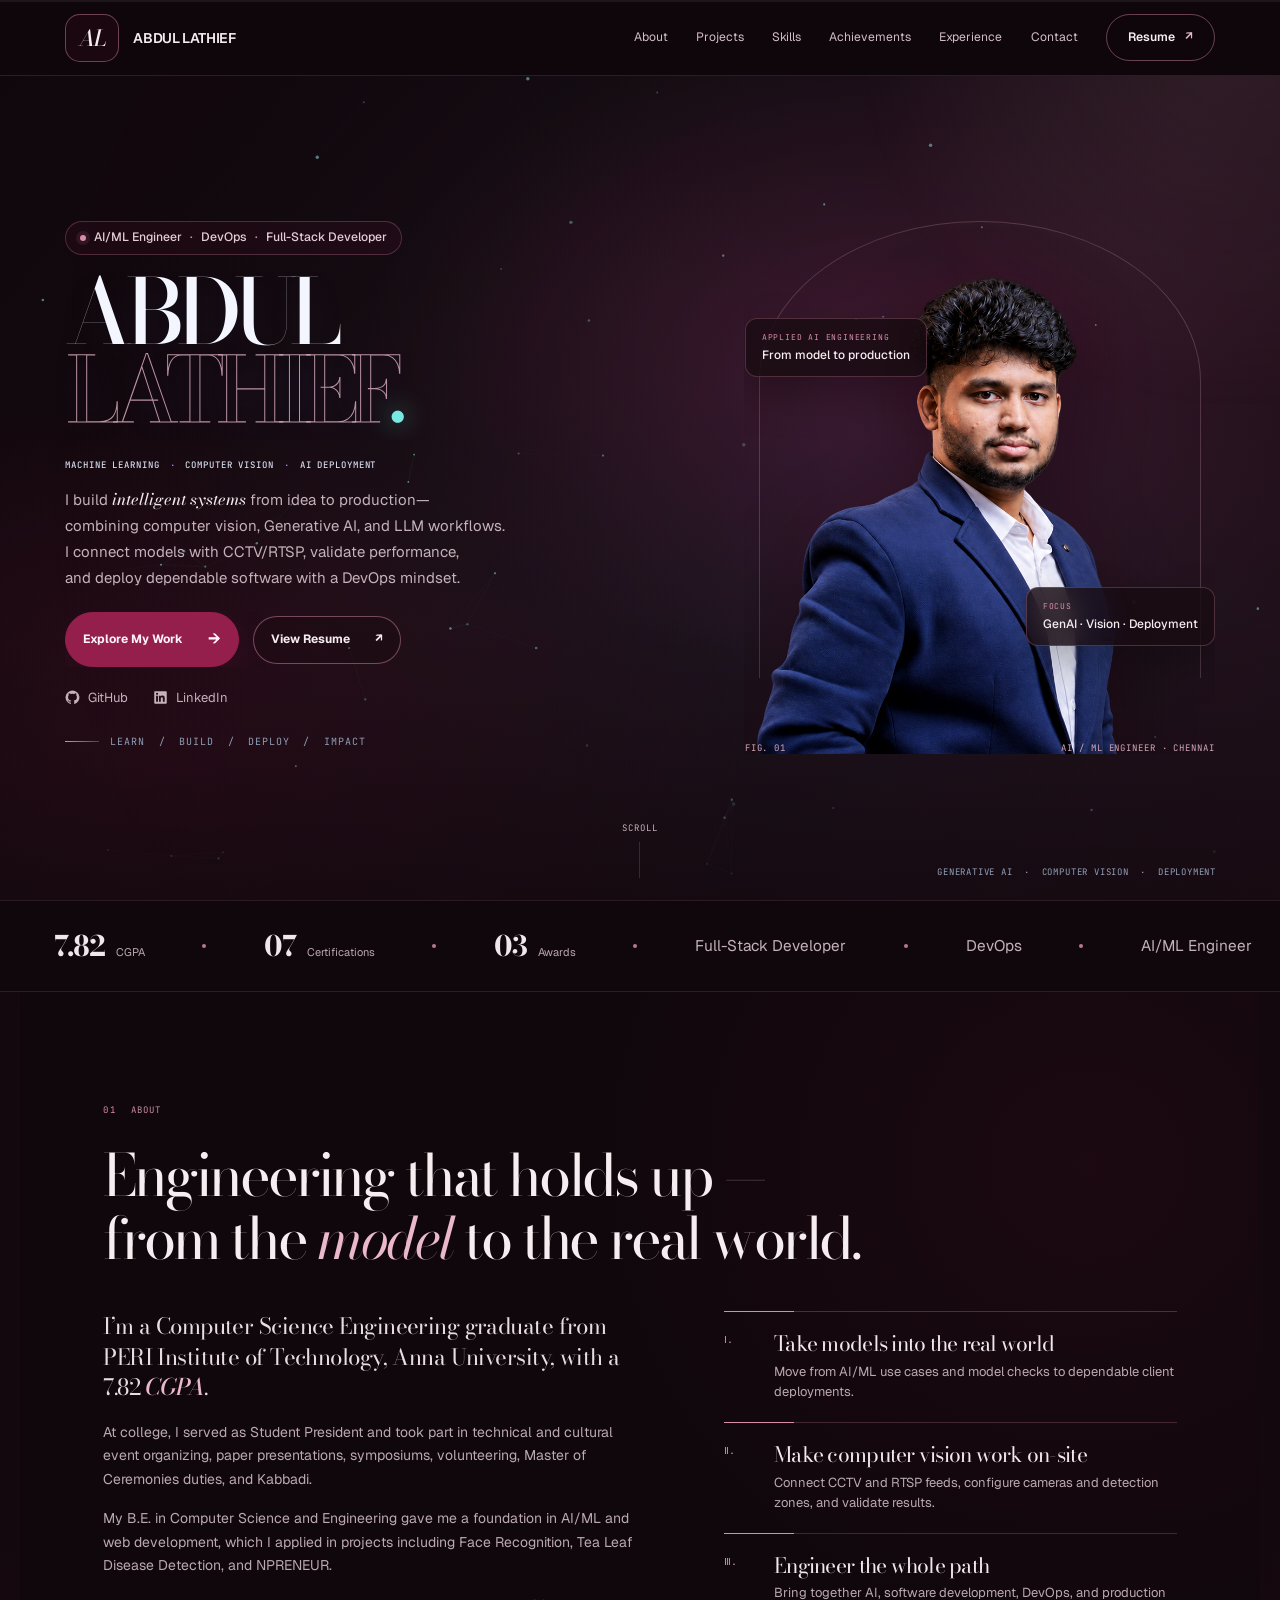
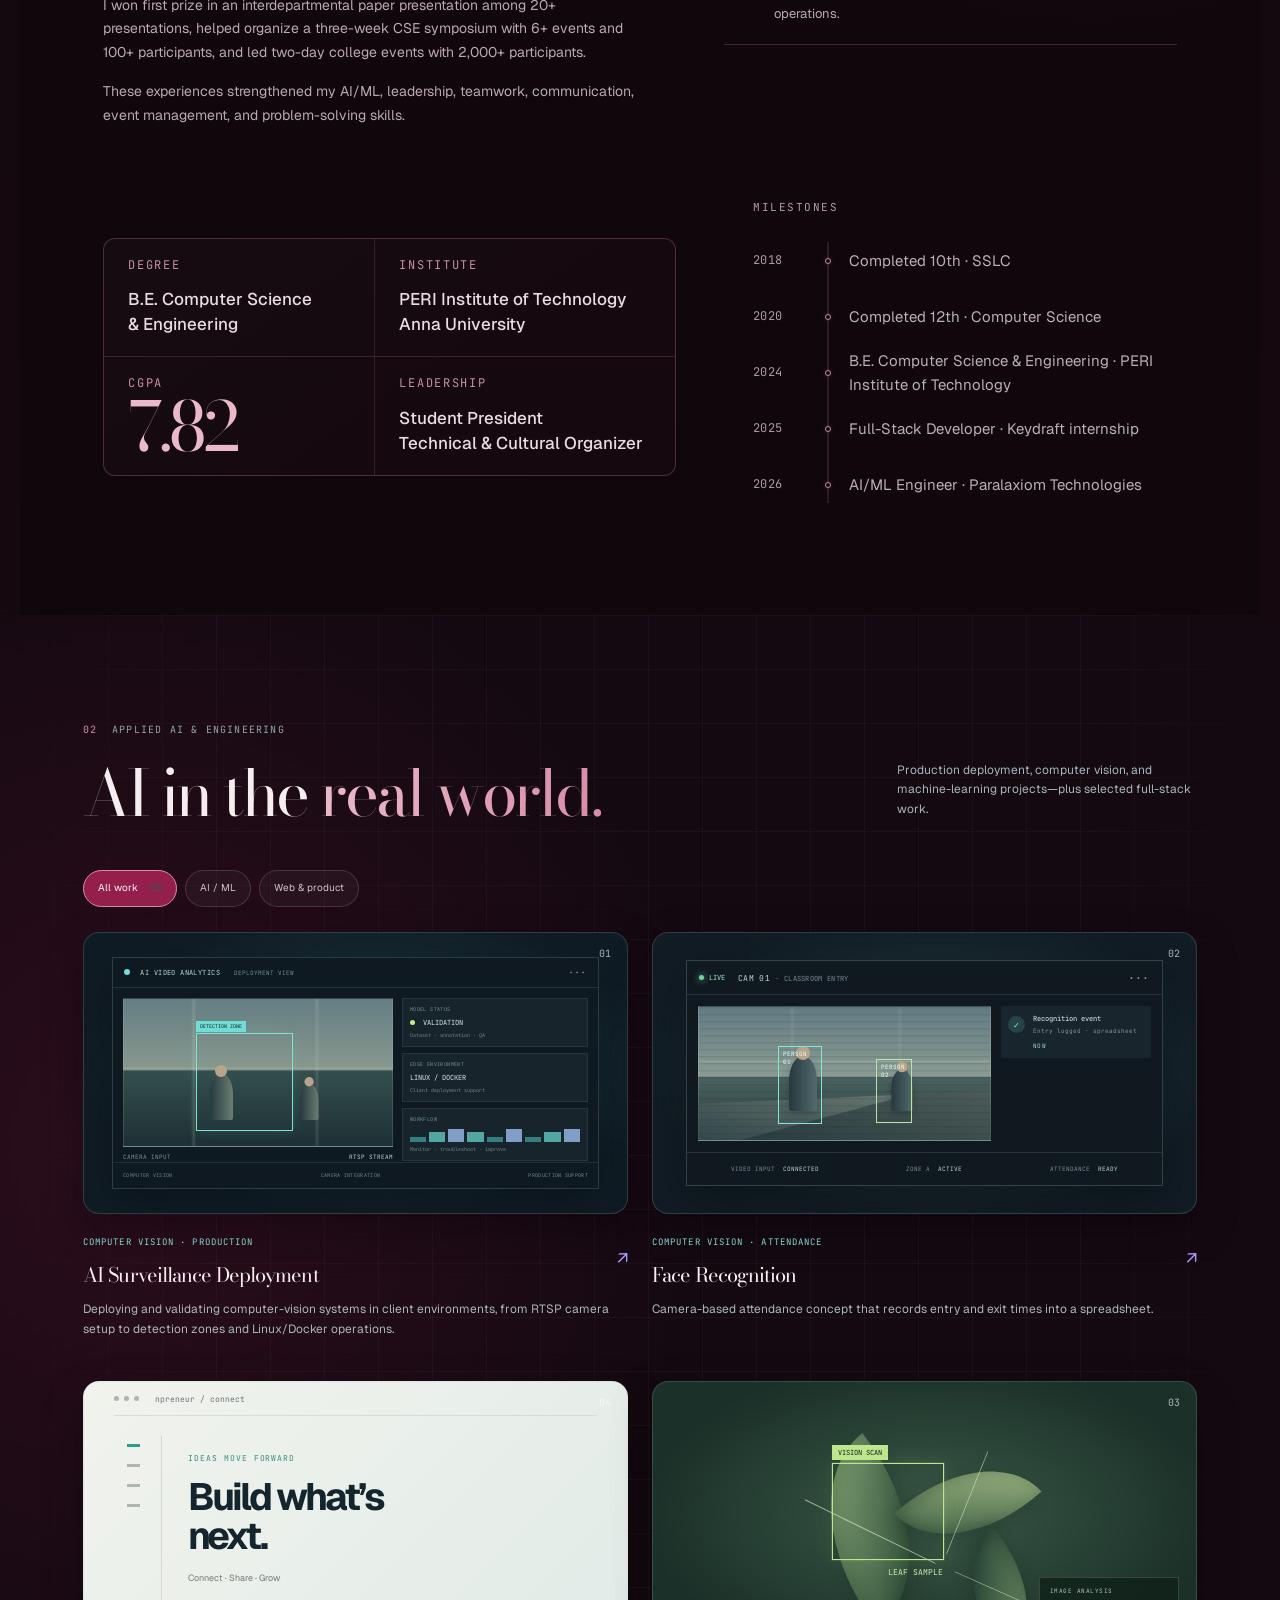
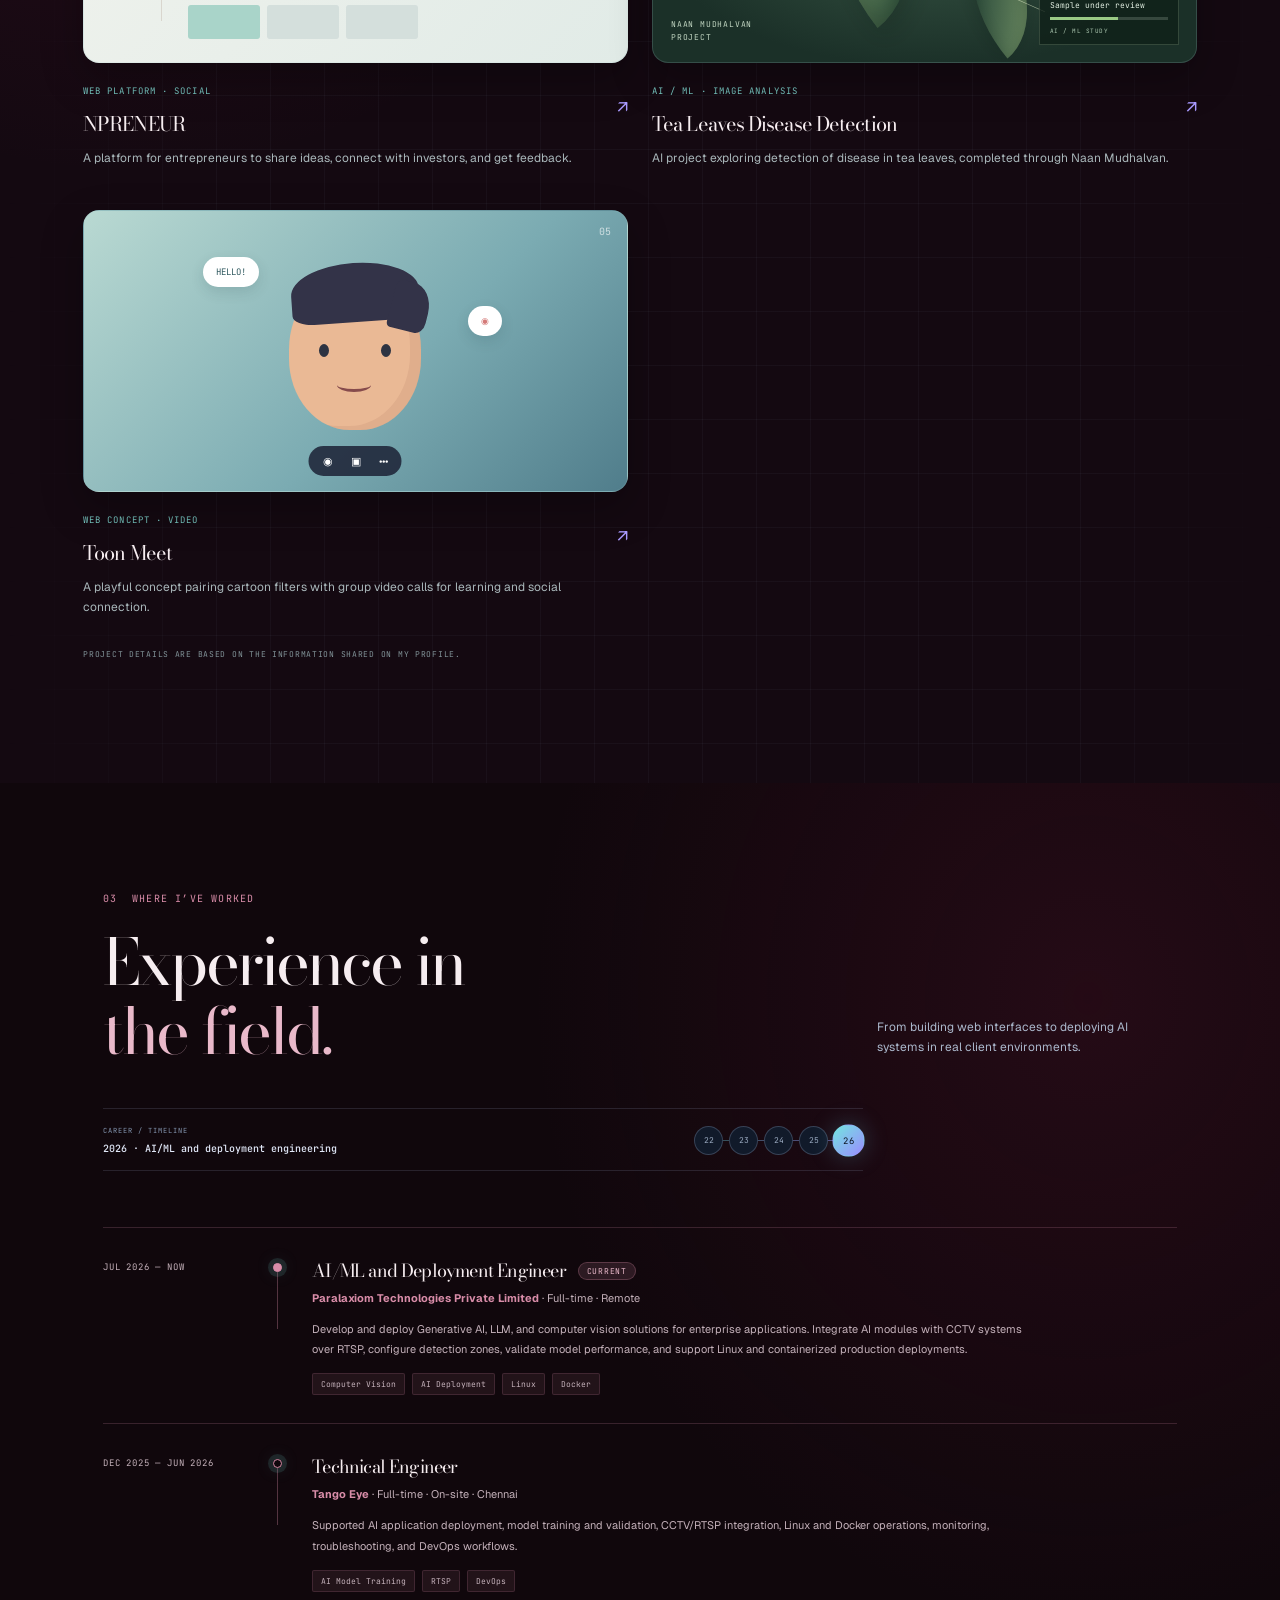
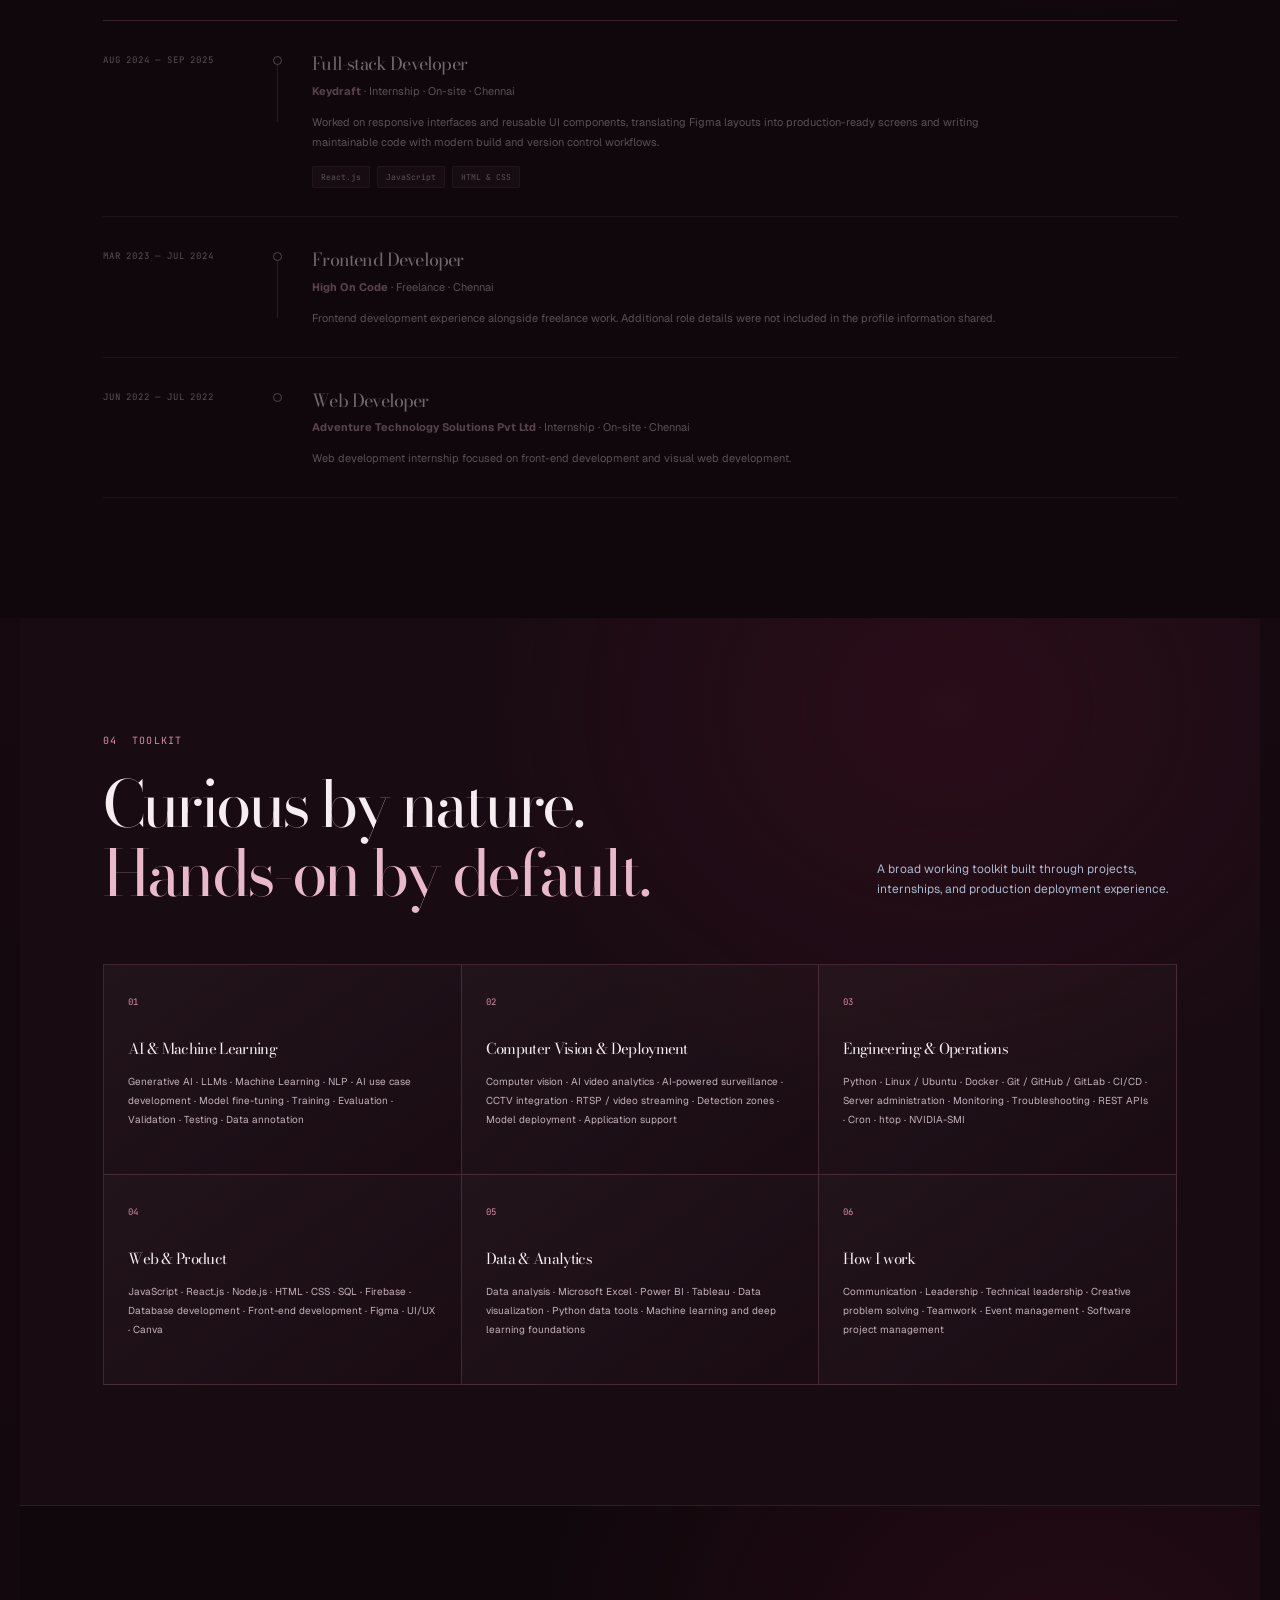
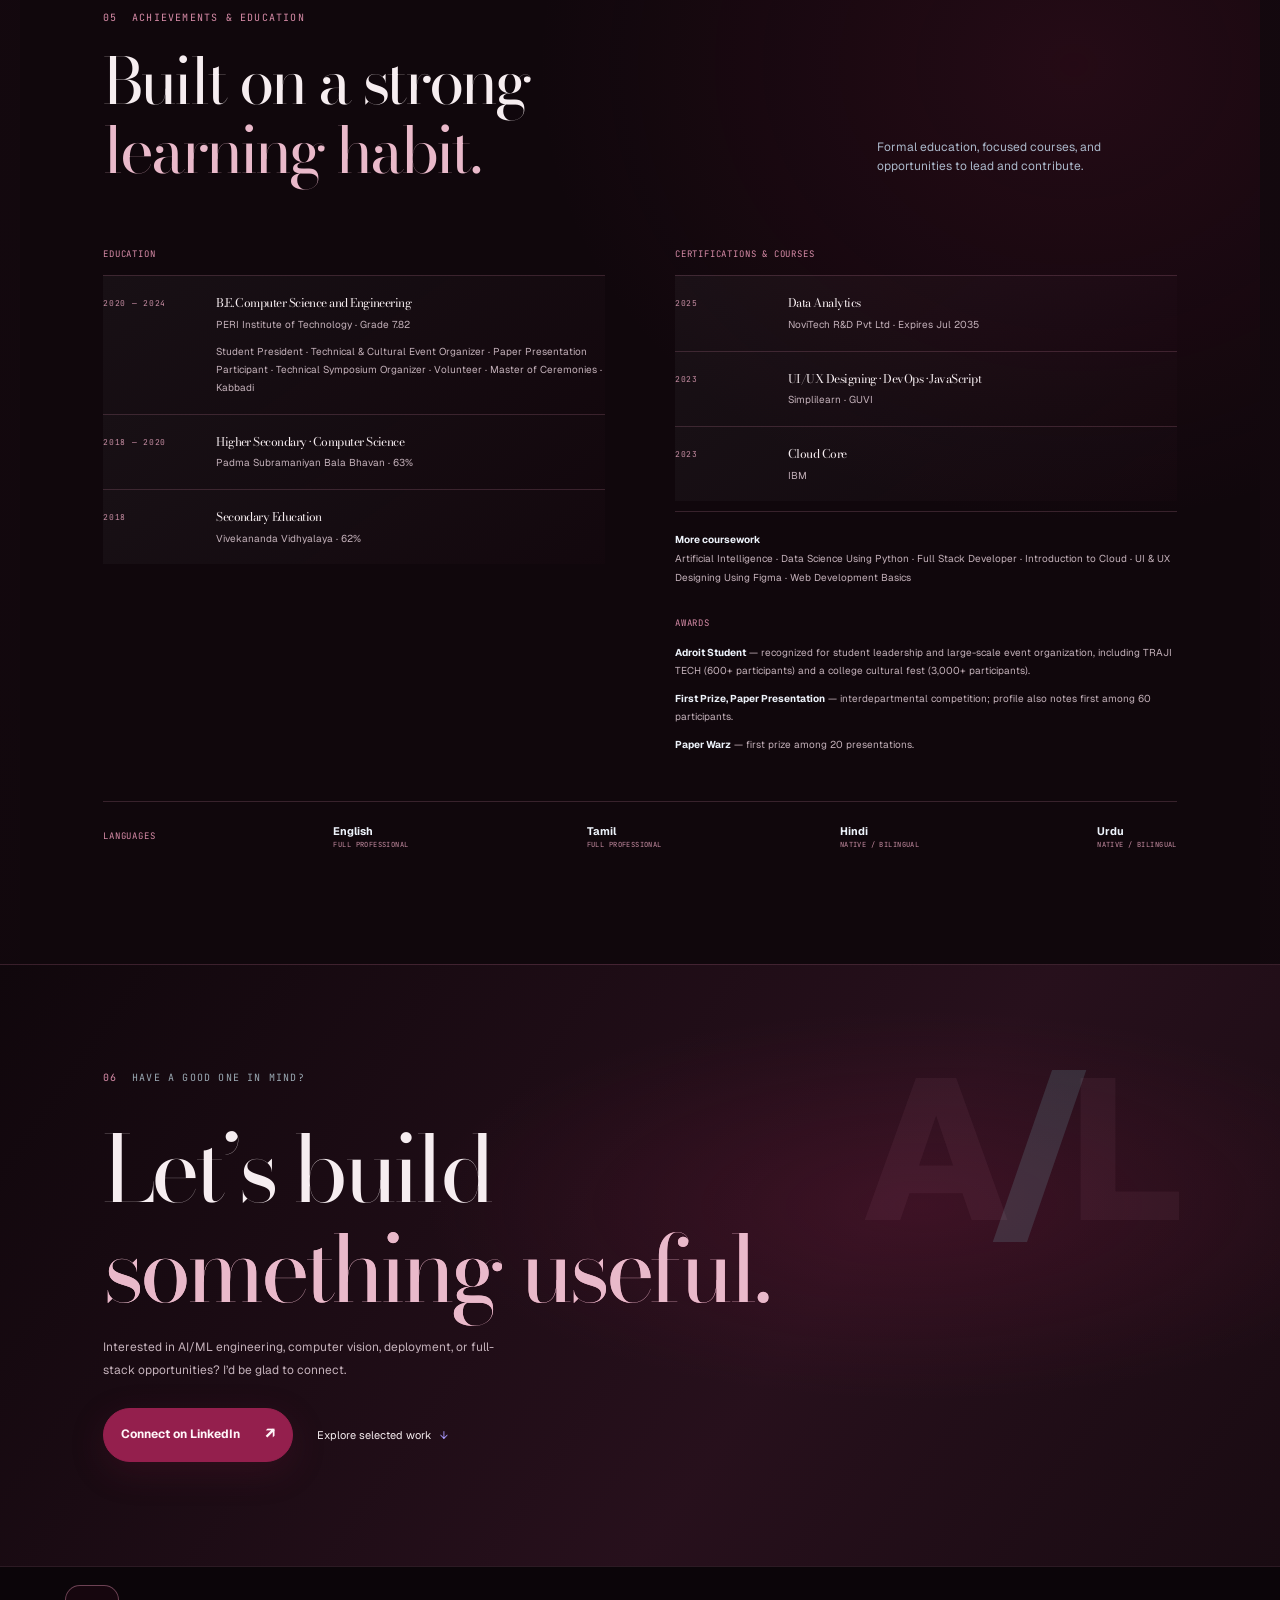
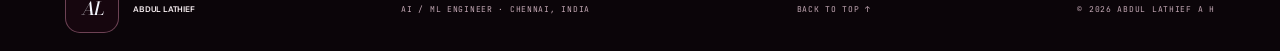
<file: index.html>
<!doctype html>
<html lang="en">
<head>
  <meta charset="utf-8">
  <meta name="viewport" content="width=device-width, initial-scale=1">
  <meta http-equiv="refresh" content="0; url=Abdul%20Lathief%20Portfolio.html">
  <title>Abdul Lathief A H — Portfolio</title>
  <script>window.location.replace('Abdul%20Lathief%20Portfolio.html' + window.location.hash);</script>
</head>
<body>
  <p><a href="Abdul%20Lathief%20Portfolio.html">Open Abdul Lathief Portfolio</a></p>
</body>
</html>
</file>
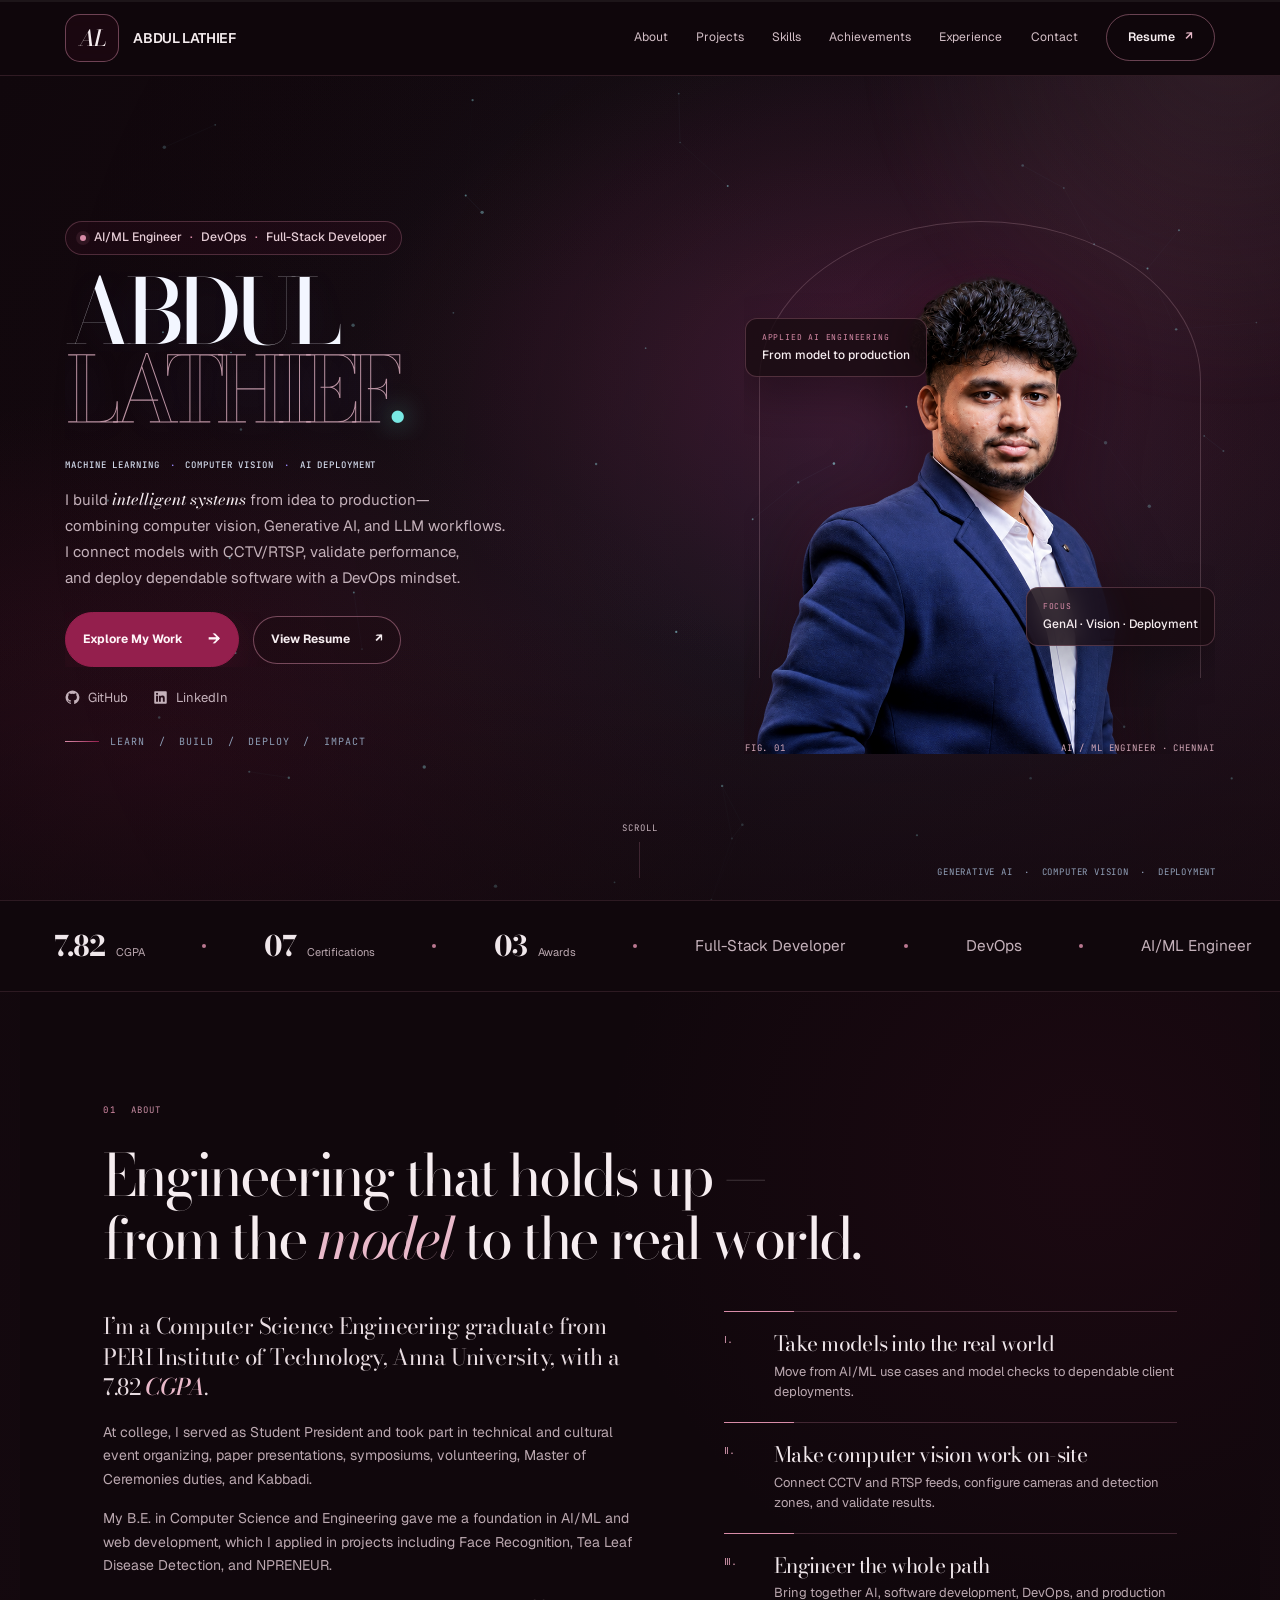
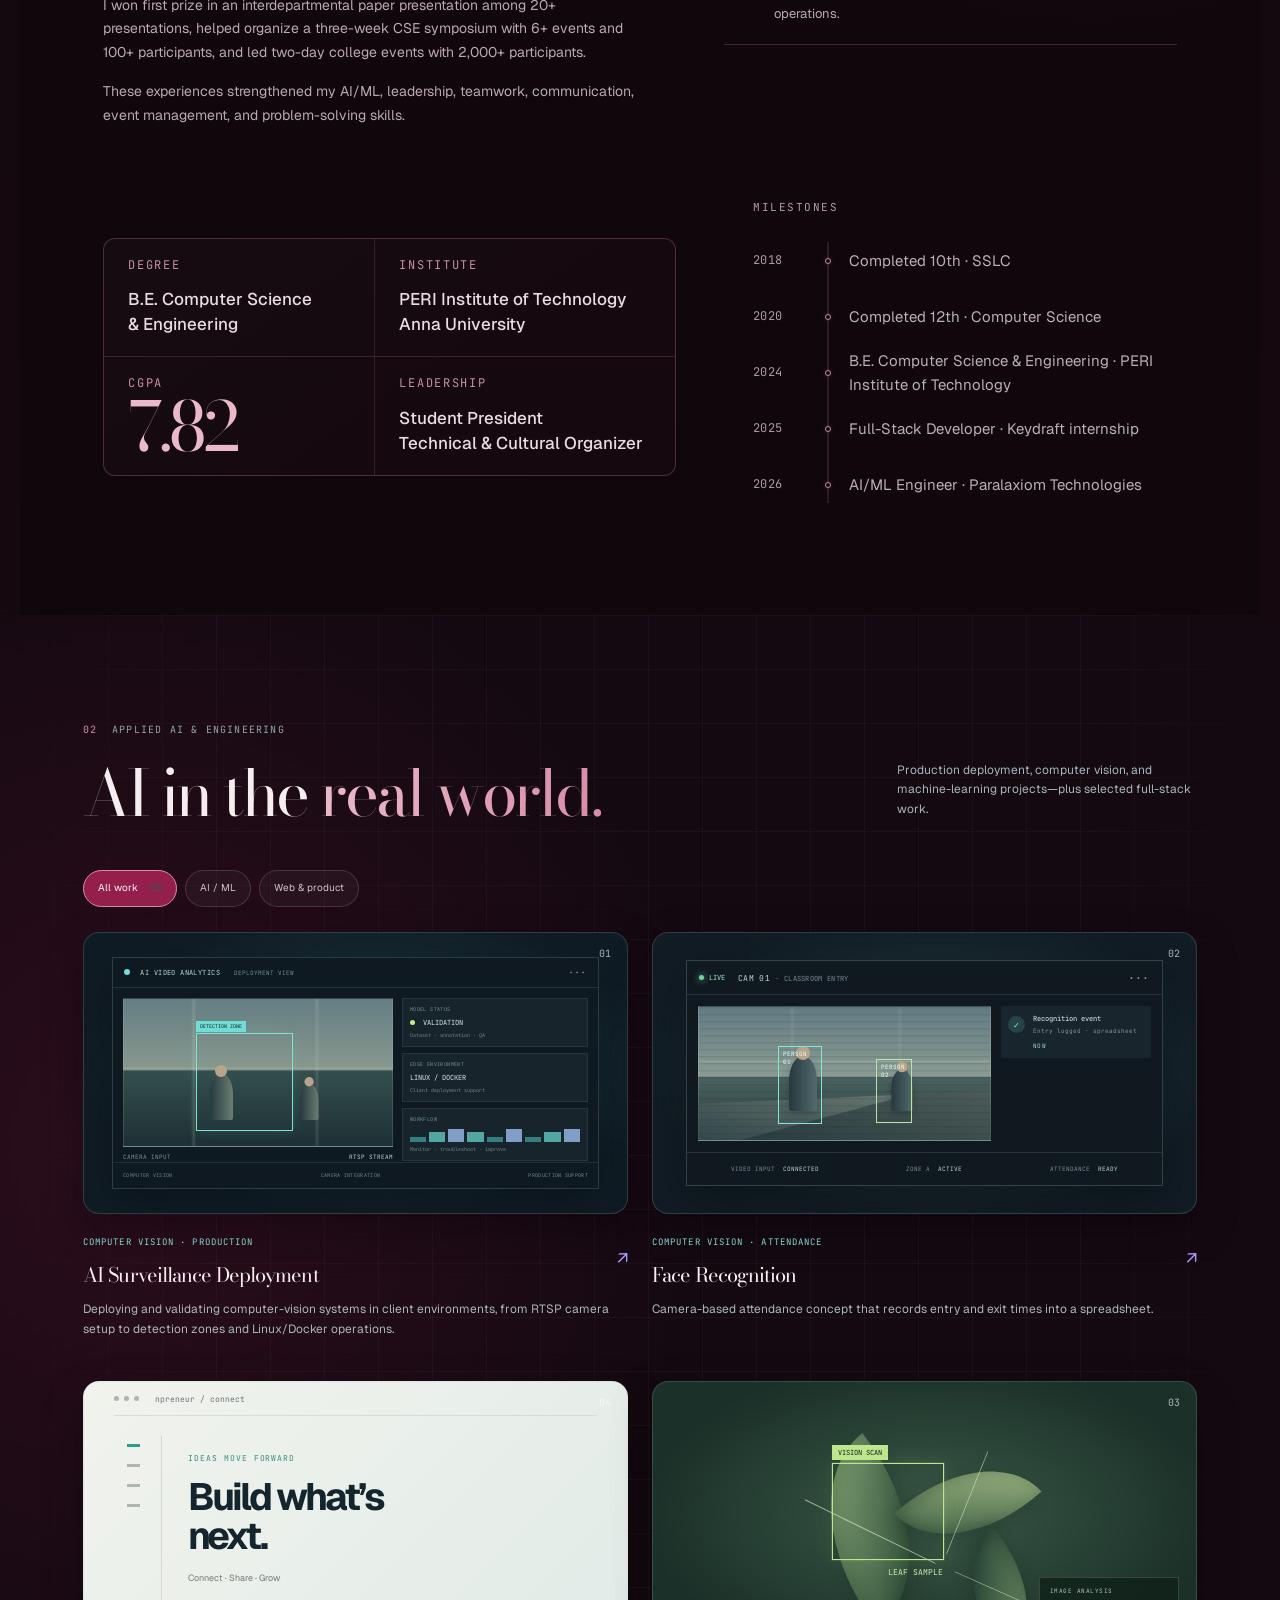
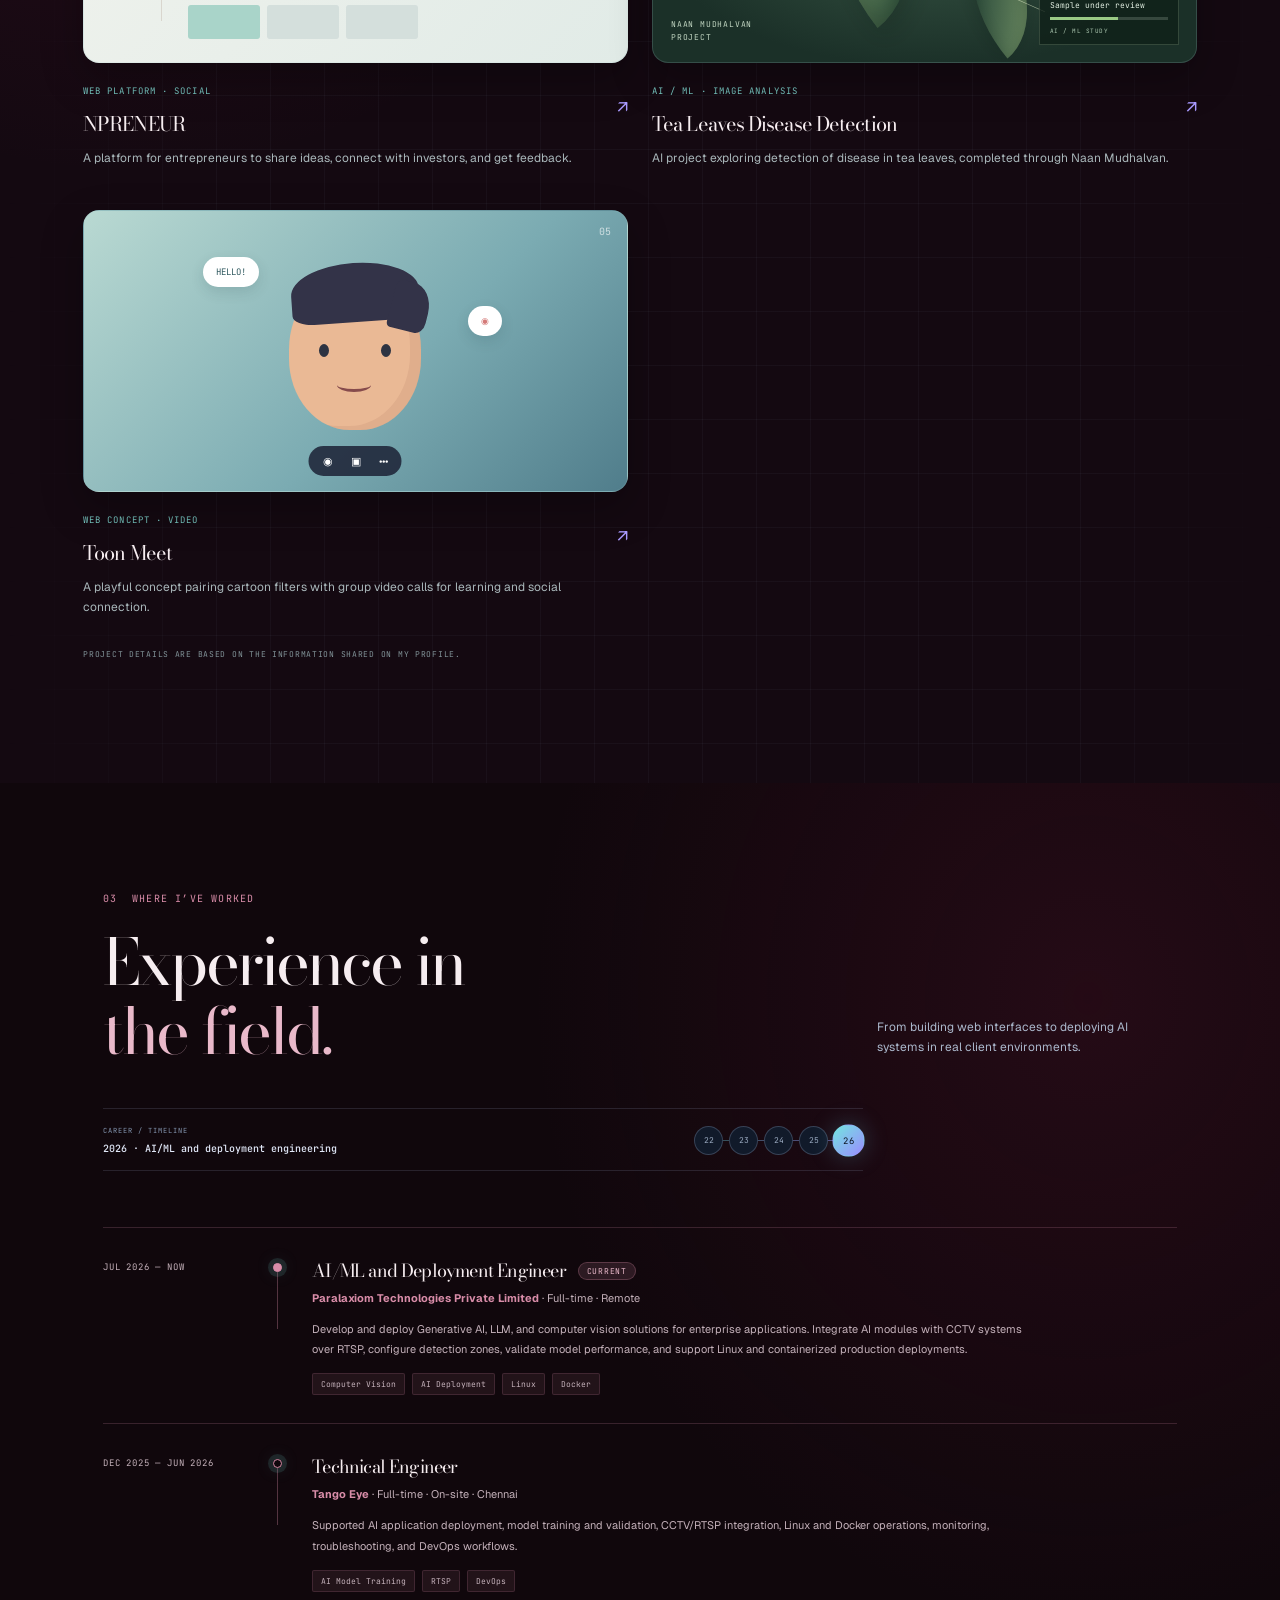
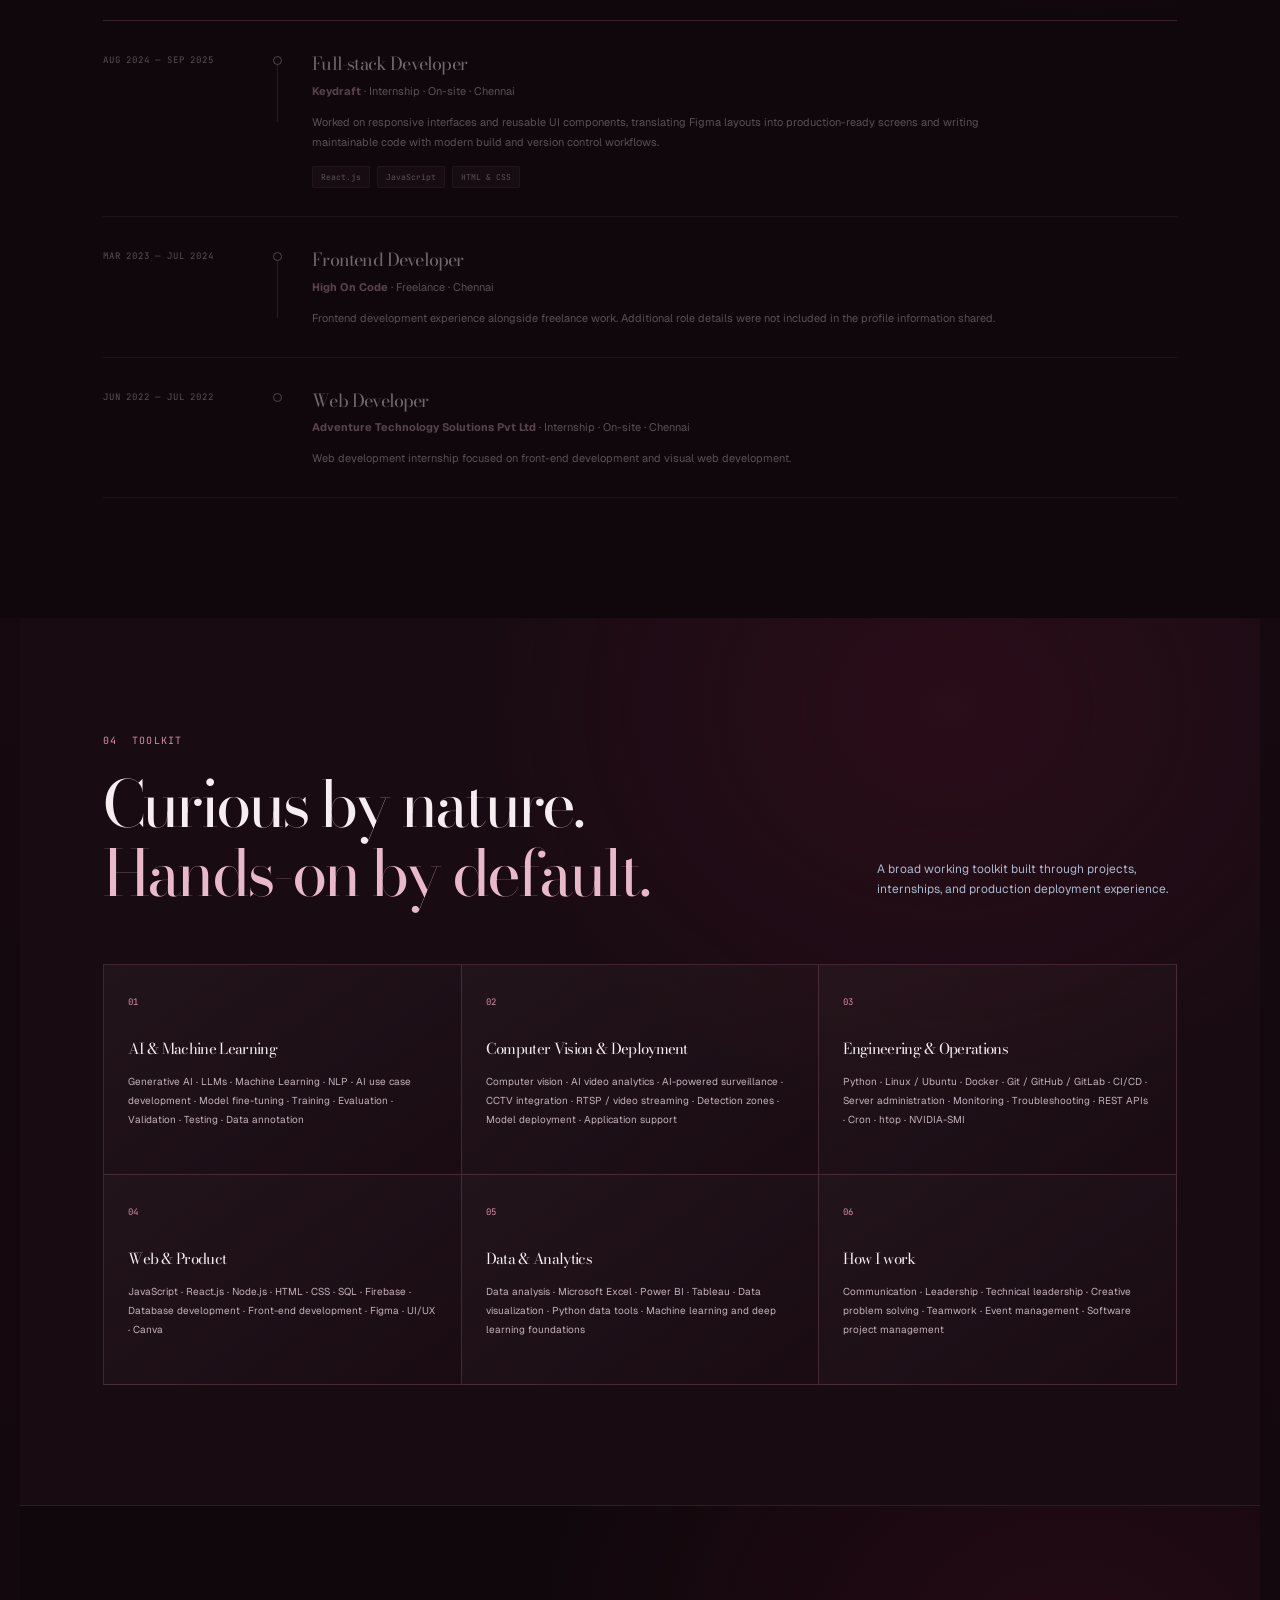
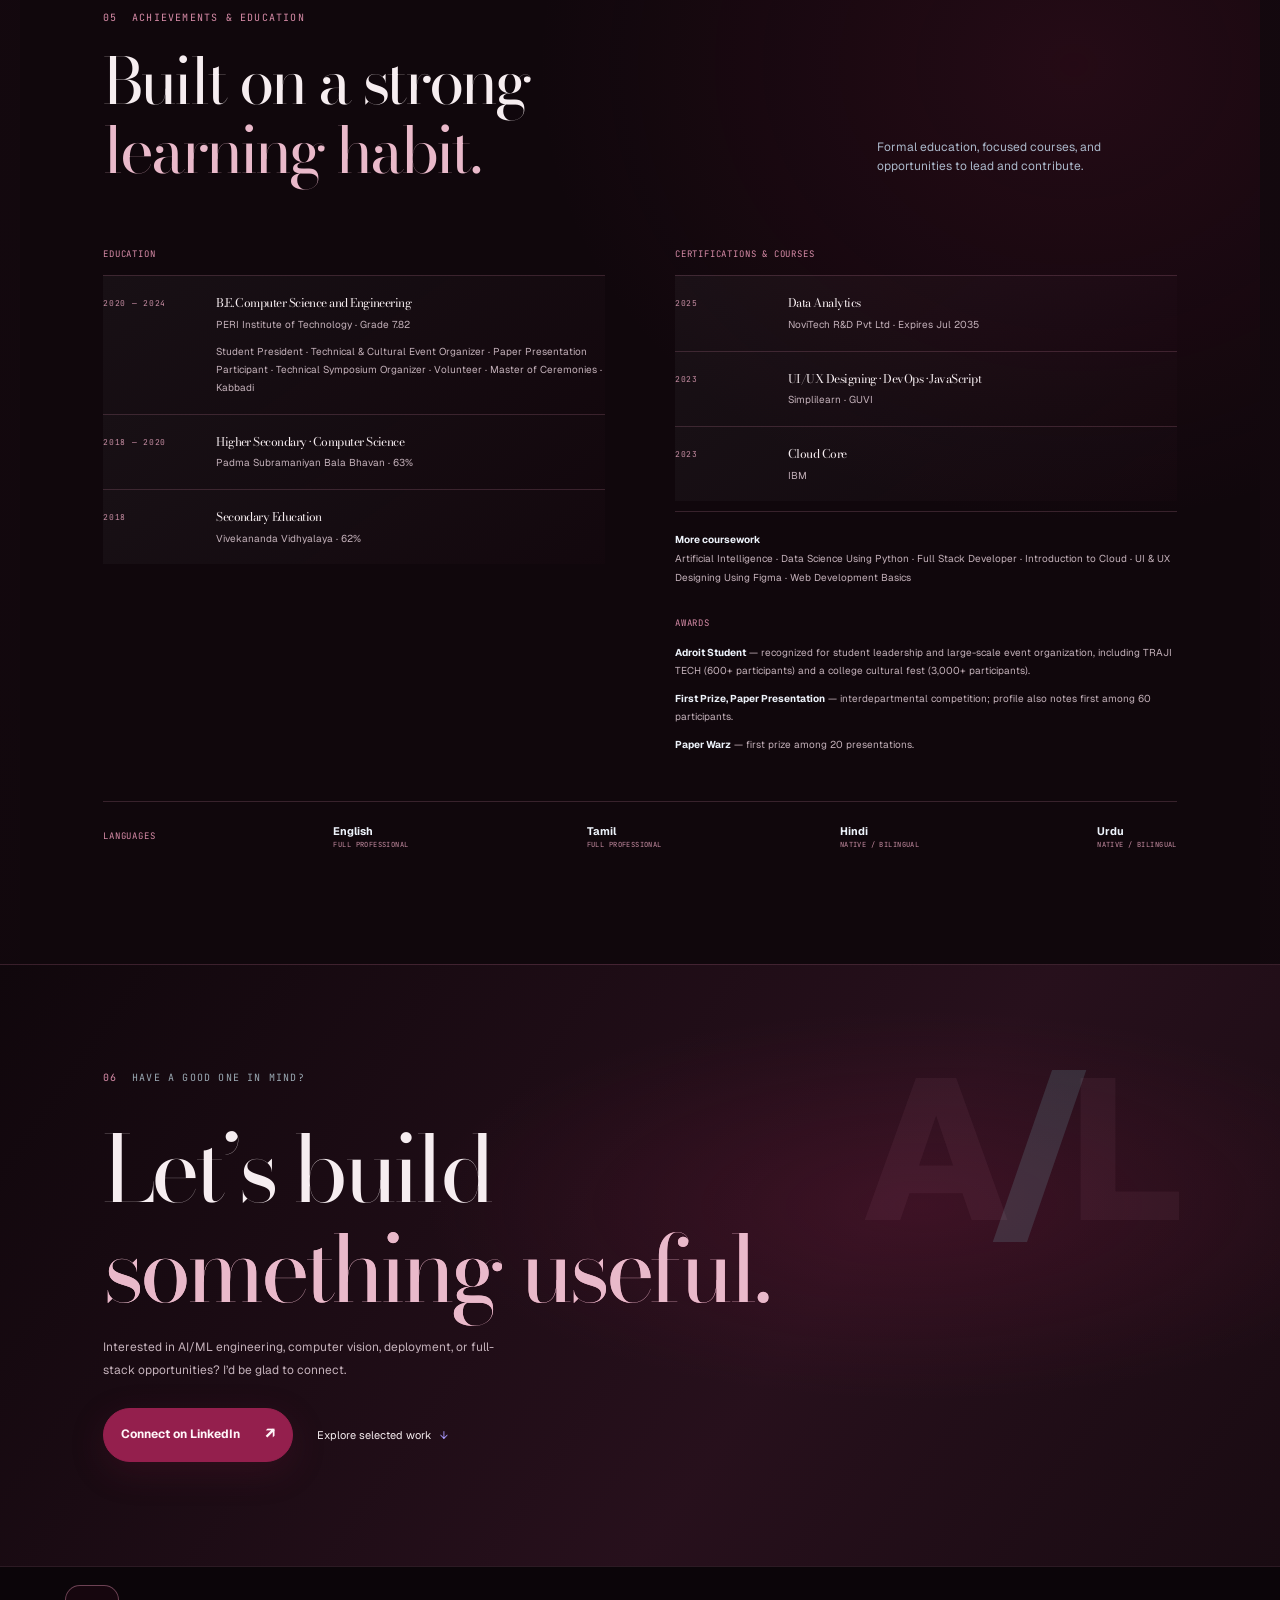
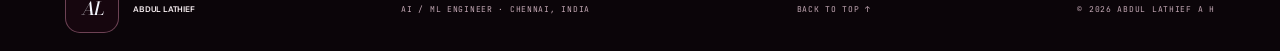
<file: Abdul Lathief Portfolio.html>
<!doctype html>
<html lang="en">
<head>
  <meta charset="utf-8">
  <meta name="viewport" content="width=device-width, initial-scale=1">
  <meta name="theme-color" content="#10070c">
  <meta name="description" content="Abdul Lathief A H is an AI/ML and deployment engineer building practical AI, computer vision, and full-stack solutions.">
  <title>Abdul Lathief A H — AI/ML Engineer</title>
  <link rel="preconnect" href="https://fonts.googleapis.com">
  <link rel="preconnect" href="https://fonts.gstatic.com" crossorigin>
  <link href="https://fonts.googleapis.com/css2?family=Bodoni+Moda:opsz,wght@6..96,400;6..96,500;6..96,700&family=Geist:wght@300;400;500;600;700&family=JetBrains+Mono:wght@400;500&display=swap" rel="stylesheet">
  <link rel="stylesheet" href="styles.css">
  <script src="script.js" defer></script>
</head>
<body>
  <a class="skip-link" href="#main">Skip to content</a>
  <div class="scroll-progress" aria-hidden="true"><span id="scroll-progress-bar"></span></div>
  <header class="topbar">
    <a class="brand" href="#home" aria-label="Abdul Lathief home"><span class="brand-mark">AL</span><span class="brand-name">ABDUL LATHIEF</span></a>
    <button class="menu-toggle" type="button" aria-expanded="false" aria-controls="primary-nav"><span></span><span></span><span class="sr-only">Toggle navigation</span></button>
    <nav class="nav" id="primary-nav" aria-label="Primary navigation">
      <a href="#about">About</a><a href="#work">Projects</a><a href="#skills">Skills</a><a href="#achievements">Achievements</a><a href="#experience">Experience</a><a href="#contact">Contact</a>
      <a class="nav-resume" href="resume.html">Resume <span aria-hidden="true">↗</span></a>
    </nav>
  </header>

  <main id="main">
    <section class="hero" id="home" aria-labelledby="hero-title">
      <canvas class="hero-atmosphere" id="hero-atmosphere" aria-hidden="true"></canvas>
      <div class="hero-copy">
        <p class="eyebrow role-pill hero-enter hero-enter-1"><span class="status-dot"></span> AI/ML Engineer <span class="eyebrow-divider">·</span> DevOps <span class="eyebrow-divider">·</span> Full-Stack Developer</p>
        <h1 id="hero-title" class="hero-name"><span class="name-line hero-enter hero-enter-2">ABDUL</span><span class="name-line name-outline hero-enter hero-enter-3">LATHIEF<span class="name-period">.</span></span></h1>
        <p class="hero-profession hero-enter hero-enter-4">MACHINE LEARNING <i>·</i> COMPUTER VISION <i>·</i> AI DEPLOYMENT</p>
        <p class="hero-lede hero-enter hero-enter-5">I build <em>intelligent systems</em> from idea to production—<br>combining computer vision, Generative AI, and LLM workflows.<br>I connect models with CCTV/RTSP, validate performance,<br>and deploy dependable software with a DevOps mindset.</p>
        <div class="hero-actions hero-enter hero-enter-6"><a class="button button-light" href="#work">Explore My Work <span>→</span></a><a class="button button-outline" href="resume.html">View Resume <span>↗</span></a></div>
        <div class="hero-socials hero-enter hero-enter-6" aria-label="Social profiles"><a href="https://github.com/ABD04" target="_blank" rel="noreferrer" aria-label="GitHub profile"><svg viewBox="0 0 24 24" aria-hidden="true"><path d="M12 .9a11.1 11.1 0 0 0-3.51 21.63c.56.1.76-.24.76-.54v-2.1c-3.1.67-3.76-1.32-3.76-1.32-.5-1.28-1.23-1.62-1.23-1.62-1.01-.7.08-.69.08-.69 1.12.08 1.7 1.15 1.7 1.15.99 1.69 2.59 1.2 3.22.92.1-.72.39-1.2.7-1.48-2.48-.28-5.09-1.25-5.09-5.54 0-1.22.44-2.22 1.15-3-.12-.28-.5-1.42.11-2.96 0 0 .94-.3 3.06 1.14a10.6 10.6 0 0 1 5.57 0c2.12-1.44 3.05-1.14 3.05-1.14.61 1.54.23 2.68.12 2.96.71.78 1.14 1.78 1.14 3.01 0 4.3-2.62 5.25-5.12 5.52.4.35.75 1.03.75 2.08v3.07c0 .3.2.65.77.54A11.1 11.1 0 0 0 12 .9Z"/></svg>GitHub</a><a href="https://www.linkedin.com/in/abdul-lathief-a-h-a59410236/" target="_blank" rel="noreferrer" aria-label="LinkedIn profile"><svg viewBox="0 0 24 24" aria-hidden="true"><path d="M20.45 2H3.55C2.69 2 2 2.68 2 3.52v16.96c0 .84.69 1.52 1.55 1.52h16.9c.86 0 1.55-.68 1.55-1.52V3.52c0-.84-.69-1.52-1.55-1.52ZM7.93 18.73H4.97V9.2h2.96v9.53ZM6.45 7.9a1.72 1.72 0 1 1 0-3.44 1.72 1.72 0 0 1 0 3.44Zm12.28 10.83h-2.95V14.1c0-1.1-.02-2.51-1.53-2.51-1.53 0-1.76 1.2-1.76 2.43v4.71H9.54V9.2h2.83v1.3h.04c.4-.75 1.36-1.53 2.8-1.53 3 0 3.55 1.97 3.55 4.53v5.23Z"/></svg>LinkedIn</a></div>
        <div class="hero-note"><span class="note-line"></span><span>LEARN&nbsp; / &nbsp;BUILD&nbsp; / &nbsp;DEPLOY&nbsp; / &nbsp;IMPACT</span></div>
      </div>
      <figure class="hero-portrait hero-enter hero-enter-4">
        <div class="portrait-frame">
          <img src="assets/images/abdul-lathief-cutout.png" width="1199" height="1312" alt="Abdul Lathief in a navy suit" fetchpriority="high" decoding="async">
          <span class="portrait-corner portrait-corner-tl" aria-hidden="true"></span>
          <span class="portrait-corner portrait-corner-br" aria-hidden="true"></span>
        </div>
        <figcaption class="portrait-caption"><span>FIG. 01</span><span>AI / ML ENGINEER · CHENNAI</span></figcaption>
        <p class="portrait-chip portrait-chip-a"><span>APPLIED AI ENGINEERING</span><b>From model to production</b></p>
        <p class="portrait-chip portrait-chip-b"><span>FOCUS</span><b>GenAI · Vision · Deployment</b></p>
      </figure>
      <div class="hero-bottom"><a class="scroll-cue" href="#about"><span>SCROLL</span><i aria-hidden="true"></i></a><span class="hero-bottom-right">GENERATIVE AI&nbsp; · &nbsp;COMPUTER VISION&nbsp; · &nbsp;DEPLOYMENT</span></div>
    </section>

    <section class="ticker" aria-label="Career highlights"><div class="ticker-track"><span class="ticker-stat"><strong>7.82</strong><small>CGPA</small></span><i aria-hidden="true"></i><span class="ticker-stat"><strong>07</strong><small>Certifications</small></span><i aria-hidden="true"></i><span class="ticker-stat"><strong>03</strong><small>Awards</small></span><i aria-hidden="true"></i><span class="ticker-role"><strong>Full-Stack Developer</strong></span><i aria-hidden="true"></i><span class="ticker-role"><strong>DevOps</strong></span><i aria-hidden="true"></i><span class="ticker-role"><strong>AI/ML Engineer</strong></span><i aria-hidden="true"></i><span class="ticker-stat"><strong>7.82</strong><small>CGPA</small></span><i aria-hidden="true"></i><span class="ticker-stat"><strong>07</strong><small>Certifications</small></span><i aria-hidden="true"></i><span class="ticker-stat"><strong>03</strong><small>Awards</small></span><i aria-hidden="true"></i><span class="ticker-role"><strong>Full-Stack Developer</strong></span><i aria-hidden="true"></i><span class="ticker-role"><strong>DevOps</strong></span><i aria-hidden="true"></i><span class="ticker-role"><strong>AI/ML Engineer</strong></span><i aria-hidden="true"></i></div></section>

    <section class="section intro-section about-reference" id="about">
      <div class="section-kicker"><span>01</span><span> ABOUT</span></div>
      <h2 class="about-title">Engineering that holds up —<br>from the <em>model</em> to the real world.</h2>
      <div class="about-top-grid">
        <div class="about-copy">
          <p class="about-lead">I’m a Computer Science Engineering graduate from PERI Institute of Technology, Anna University, with a 7.82 <em>CGPA</em>.</p>
          <p>At college, I served as Student President and took part in technical and cultural event organizing, paper presentations, symposiums, volunteering, Master of Ceremonies duties, and Kabbadi.</p>
          <p>My B.E. in Computer Science and Engineering gave me a foundation in AI/ML and web development, which I applied in projects including Face Recognition, Tea Leaf Disease Detection, and NPRENEUR.</p>
          <p>I won first prize in an interdepartmental paper presentation among 20+ presentations, helped organize a three-week CSE symposium with 6+ events and 100+ participants, and led two-day college events with 2,000+ participants.</p>
          <p>These experiences strengthened my AI/ML, leadership, teamwork, communication, event management, and problem-solving skills.</p>
        </div>
        <div class="about-principles" aria-label="How I approach engineering">
          <article class="about-principle"><span>Ⅰ.</span><div><h3>Take models into the real world</h3><p>Move from AI/ML use cases and model checks to dependable client deployments.</p></div></article>
          <article class="about-principle"><span>Ⅱ.</span><div><h3>Make computer vision work on-site</h3><p>Connect CCTV and RTSP feeds, configure cameras and detection zones, and validate results.</p></div></article>
          <article class="about-principle"><span>Ⅲ.</span><div><h3>Engineer the whole path</h3><p>Bring together AI, software development, DevOps, and production operations.</p></div></article>
        </div>
      </div>
      <div class="about-bottom-grid">
        <article class="about-degree-card">
          <div><span>DEGREE</span><b class="about-degree-name">B.E. Computer Science<br>&amp; Engineering</b></div>
          <div><span>INSTITUTE</span><b class="about-institute-name"><span>PERI Institute of Technology</span><br>Anna University</b></div>
          <div class="about-cgpa"><span>CGPA</span><strong>7.82</strong></div>
          <div><span>LEADERSHIP</span><b>Student President<br>Technical &amp; Cultural Organizer</b></div>
        </article>
        <div class="about-milestones">
          <h3 class="about-milestone-label">MILESTONES</h3>
          <ol>
            <li><time>2018</time><span class="milestone-dot"></span><p>Completed 10th · SSLC</p></li>
            <li><time>2020</time><span class="milestone-dot"></span><p>Completed 12th · Computer Science</p></li>
            <li><time>2024</time><span class="milestone-dot"></span><p>B.E. Computer Science &amp; Engineering · PERI Institute of Technology</p></li>
            <li><time>2025</time><span class="milestone-dot"></span><p>Full-Stack Developer · Keydraft internship</p></li>
            <li><time>2026</time><span class="milestone-dot"></span><p>AI/ML Engineer · Paralaxiom Technologies</p></li>
          </ol>
        </div>
      </div>
    </section>

    <section class="section work-section" id="work">
      <div class="section-heading"><div><div class="section-kicker"><span>02</span><span> APPLIED AI &amp; ENGINEERING</span></div><h2>AI in the <em>real world.</em></h2></div><p>Production deployment, computer vision, and machine-learning projects—plus selected full-stack work.</p></div>
      <div class="filters" role="group" aria-label="Filter projects"><button class="filter-button is-active" data-filter="all" aria-pressed="true">All work <span>05</span></button><button class="filter-button" data-filter="ai" aria-pressed="false">AI / ML</button><button class="filter-button" data-filter="web" aria-pressed="false">Web &amp; product</button></div>
      <div class="project-grid">
        <article class="project-card project-feature" data-category="ai" data-project="deployment">
          <button class="project-open" type="button" aria-label="View AI surveillance deployment details"><div class="project-art art-deployment"><div class="deploy-dashboard"><div class="deploy-header"><span><i></i> AI VIDEO ANALYTICS</span><b>DEPLOYMENT VIEW</b><span class="deploy-menu">•••</span></div><div class="deploy-body"><div class="deploy-camera"><div class="deploy-scene"><span class="scene-person"></span><span class="scene-person scene-person-two"></span><span class="scene-zone"></span><span class="scene-tag">DETECTION ZONE</span></div><div class="camera-caption"><span>CAMERA INPUT</span><b>RTSP STREAM</b></div></div><div class="deploy-side"><div class="deploy-card"><small>MODEL STATUS</small><b><i></i> VALIDATION</b><span>Dataset · annotation · QA</span></div><div class="deploy-card"><small>EDGE ENVIRONMENT</small><b>LINUX / DOCKER</b><span>Client deployment support</span></div><div class="deploy-card"><small>WORKFLOW</small><div class="workflow-bars"><i></i><i></i><i></i><i></i><i></i><i></i><i></i><i></i><i></i></div><span>Monitor · troubleshoot · improve</span></div></div></div><div class="deploy-footer"><span>COMPUTER VISION</span><span>CAMERA INTEGRATION</span><span>PRODUCTION SUPPORT</span></div></div><span class="art-number">01</span></div><div class="project-meta"><div><span class="project-type">COMPUTER VISION · PRODUCTION</span><h3>AI Surveillance Deployment</h3></div><span class="card-arrow">↗</span></div><p>Deploying and validating computer-vision systems in client environments, from RTSP camera setup to detection zones and Linux/Docker operations.</p></button>
        </article>
        <article class="project-card project-feature" data-category="ai" data-project="face">
          <button class="project-open" type="button" aria-label="View Face Recognition project details"><div class="project-art art-face"><div class="camera-panel"><div class="camera-top"><span class="cam-live"><i></i> LIVE</span><b>CAM 01 <small>· CLASSROOM ENTRY</small></b><span class="cam-menu">•••</span></div><div class="camera-view"><div class="cam-window"><span class="cam-person person-one"></span><span class="cam-person person-two"></span><span class="cam-box box-one">PERSON 01</span><span class="cam-box box-two">PERSON 02</span><div class="cam-floor"></div></div><div class="camera-status"><span class="status-check">✓</span><span><b>Recognition event</b><small>Entry logged · spreadsheet</small></span><span class="event-time">NOW</span></div></div><div class="camera-footer"><span>VIDEO INPUT <b>CONNECTED</b></span><span>ZONE A <b>ACTIVE</b></span><span>ATTENDANCE <b>READY</b></span></div></div><span class="art-number">02</span></div><div class="project-meta"><div><span class="project-type">COMPUTER VISION · ATTENDANCE</span><h3>Face Recognition</h3></div><span class="card-arrow">↗</span></div><p>Camera-based attendance concept that records entry and exit times into a spreadsheet.</p></button>
        </article>
        <article class="project-card" data-category="web" data-project="npreneur">
          <button class="project-open" type="button" aria-label="View NPRENEUR project details"><div class="project-art art-npreneur"><div class="browser-bar"><span></span><span></span><span></span><b>npreneur / connect</b></div><div class="np-layout"><div class="np-sidebar"><i></i><i></i><i></i><i></i></div><div class="np-main"><small>IDEAS MOVE FORWARD</small><b>Build what’s<br>next.</b><span>Connect · Share · Grow</span><div class="np-cards"><i></i><i></i><i></i></div></div></div><span class="art-number">04</span></div><div class="project-meta"><div><span class="project-type">WEB PLATFORM · SOCIAL</span><h3>NPRENEUR</h3></div><span class="card-arrow">↗</span></div><p>A platform for entrepreneurs to share ideas, connect with investors, and get feedback.</p></button>
        </article>
        <article class="project-card" data-category="ai" data-project="tea">
          <button class="project-open" type="button" aria-label="View Tea Leaves Disease Detection project details"><div class="project-art art-tea"><div class="leaf leaf-one"></div><div class="leaf leaf-two"></div><div class="leaf leaf-three"></div><div class="detection-box"><span>VISION SCAN</span><b>LEAF SAMPLE</b></div><div class="tea-readout"><span>IMAGE ANALYSIS</span><b>Sample under review</b><i><span></span></i><small>AI / ML STUDY</small></div><span class="art-number">03</span><div class="tea-caption">NAAN MUDHALVAN<br>PROJECT</div></div><div class="project-meta"><div><span class="project-type">AI / ML · IMAGE ANALYSIS</span><h3>Tea Leaves Disease Detection</h3></div><span class="card-arrow">↗</span></div><p>AI project exploring detection of disease in tea leaves, completed through Naan Mudhalvan.</p></button>
        </article>
        <article class="project-card" data-category="web" data-project="toon">
          <button class="project-open" type="button" aria-label="View Toon Meet project details"><div class="project-art art-toon"><div class="toon-bubble bubble-one">HELLO!</div><div class="toon-bubble bubble-two">◉</div><div class="toon-face"><div class="toon-hair"></div><div class="toon-eyes"><i></i><i></i></div><div class="toon-smile"></div></div><div class="video-controls"><span>◉</span><span>▣</span><span>•••</span></div><span class="art-number">05</span></div><div class="project-meta"><div><span class="project-type">WEB CONCEPT · VIDEO</span><h3>Toon Meet</h3></div><span class="card-arrow">↗</span></div><p>A playful concept pairing cartoon filters with group video calls for learning and social connection.</p></button>
        </article>
      </div>
      <p class="section-footnote">PROJECT DETAILS ARE BASED ON THE INFORMATION SHARED ON MY PROFILE.</p>
    </section>

    <section class="experience-section" id="experience">
      <div class="section experience-inner"><div class="section-heading"><div><div class="section-kicker"><span>03</span><span> WHERE I’VE WORKED</span></div><h2>Experience in<br><em>the field.</em></h2></div><p>From building web interfaces to deploying AI systems in real client environments.</p></div>
        <div class="career-track" aria-label="Select a year to explore my experience">
          <div class="career-track-copy"><span>CAREER / TIMELINE</span><b id="career-highlight" aria-live="polite">2026 · AI/ML and Deployment Engineer</b></div>
          <div class="career-years" role="group" aria-label="Career timeline years"><button type="button" data-career-year="2022">22</button><button type="button" data-career-year="2023">23</button><button type="button" data-career-year="2024">24</button><button type="button" data-career-year="2025">25</button><button type="button" data-career-year="2026" aria-pressed="true">26</button></div>
        </div>
        <div class="timeline">
          <article class="timeline-item current"><div class="timeline-date">JUL 2026 — NOW</div><div class="timeline-marker"></div><div class="timeline-main"><div class="role-line"><h3>AI/ML and Deployment Engineer</h3><span class="current-pill">CURRENT</span></div><p class="company">Paralaxiom Technologies Private Limited <span>· Full-time · Remote</span></p><p class="role-description">Develop and deploy Generative AI, LLM, and computer vision solutions for enterprise applications. Integrate AI modules with CCTV systems over RTSP, configure detection zones, validate model performance, and support Linux and containerized production deployments.</p><div class="role-tags"><span>Computer Vision</span><span>AI Deployment</span><span>Linux</span><span>Docker</span></div></div></article>
          <article class="timeline-item"><div class="timeline-date">DEC 2025 — JUN 2026</div><div class="timeline-marker"></div><div class="timeline-main"><h3>Technical Engineer</h3><p class="company">Tango Eye <span>· Full-time · On-site · Chennai</span></p><p class="role-description">Supported AI application deployment, model training and validation, CCTV/RTSP integration, Linux and Docker operations, monitoring, troubleshooting, and DevOps workflows.</p><div class="role-tags"><span>AI Model Training</span><span>RTSP</span><span>DevOps</span></div></div></article>
          <article class="timeline-item"><div class="timeline-date">AUG 2024 — SEP 2025</div><div class="timeline-marker"></div><div class="timeline-main"><h3>Full-stack Developer</h3><p class="company">Keydraft <span>· Internship · On-site · Chennai</span></p><p class="role-description">Worked on responsive interfaces and reusable UI components, translating Figma layouts into production-ready screens and writing maintainable code with modern build and version control workflows.</p><div class="role-tags"><span>React.js</span><span>JavaScript</span><span>HTML &amp; CSS</span></div></div></article>
          <article class="timeline-item"><div class="timeline-date">MAR 2023 — JUL 2024</div><div class="timeline-marker"></div><div class="timeline-main"><h3>Frontend Developer</h3><p class="company">High On Code <span>· Freelance · Chennai</span></p><p class="role-description">Frontend development experience alongside freelance work. Additional role details were not included in the profile information shared.</p></div></article>
          <article class="timeline-item"><div class="timeline-date">JUN 2022 — JUL 2022</div><div class="timeline-marker"></div><div class="timeline-main"><h3>Web Developer</h3><p class="company">Adventure Technology Solutions Pvt Ltd <span>· Internship · On-site · Chennai</span></p><p class="role-description">Web development internship focused on front-end development and visual web development.</p></div></article>
        </div>
      </div>
    </section>

    <section class="section capability-section" id="skills">
      <div class="section-heading"><div><div class="section-kicker"><span>04</span><span> TOOLKIT</span></div><h2>Curious by nature.<br><em>Hands-on by default.</em></h2></div><p>A broad working toolkit built through projects, internships, and production deployment experience.</p></div>
      <div class="capability-grid">
        <article class="capability"><span class="cap-index">01</span><h3>AI &amp; Machine Learning</h3><p>Generative AI · LLMs · Machine Learning · NLP · AI use case development · Model fine-tuning · Training · Evaluation · Validation · Testing · Data annotation</p></article>
        <article class="capability"><span class="cap-index">02</span><h3>Computer Vision &amp; Deployment</h3><p>Computer vision · AI video analytics · AI-powered surveillance · CCTV integration · RTSP / video streaming · Detection zones · Model deployment · Application support</p></article>
        <article class="capability"><span class="cap-index">03</span><h3>Engineering &amp; Operations</h3><p>Python · Linux / Ubuntu · Docker · Git / GitHub / GitLab · CI/CD · Server administration · Monitoring · Troubleshooting · REST APIs · Cron · htop · NVIDIA-SMI</p></article>
        <article class="capability"><span class="cap-index">04</span><h3>Web &amp; Product</h3><p>JavaScript · React.js · Node.js · HTML · CSS · SQL · Firebase · Database development · Front-end development · Figma · UI/UX · Canva</p></article>
        <article class="capability"><span class="cap-index">05</span><h3>Data &amp; Analytics</h3><p>Data analysis · Microsoft Excel · Power BI · Tableau · Data visualization · Python data tools · Machine learning and deep learning foundations</p></article>
        <article class="capability"><span class="cap-index">06</span><h3>How I work</h3><p>Communication · Leadership · Technical leadership · Creative problem solving · Teamwork · Event management · Software project management</p></article>
      </div>
    </section>

    <section class="section education-section" id="achievements">
      <div class="section-heading"><div><div class="section-kicker"><span>05</span><span> ACHIEVEMENTS &amp; EDUCATION</span></div><h2>Built on a strong<br><em>learning habit.</em></h2></div><p>Formal education, focused courses, and opportunities to lead and contribute.</p></div>
      <div class="learning-grid"><div class="learning-column"><h3 class="column-label">EDUCATION</h3><article class="learning-item"><span class="learning-year">2020 — 2024</span><div><h4>B.E. Computer Science and Engineering</h4><p>PERI Institute of Technology · Grade 7.82</p><p class="learning-detail">Student President · Technical &amp; Cultural Event Organizer · Paper Presentation Participant · Technical Symposium Organizer · Volunteer · Master of Ceremonies · Kabbadi</p></div></article><article class="learning-item"><span class="learning-year">2018 — 2020</span><div><h4>Higher Secondary · Computer Science</h4><p>Padma Subramaniyan Bala Bhavan · 63%</p></div></article><article class="learning-item"><span class="learning-year">2018</span><div><h4>Secondary Education</h4><p>Vivekananda Vidhyalaya · 62%</p></div></article></div>
      <div class="learning-column"><h3 class="column-label">CERTIFICATIONS &amp; COURSES</h3><article class="learning-item"><span class="learning-year">2025</span><div><h4>Data Analytics</h4><p>NoviTech R&amp;D Pvt Ltd · Expires Jul 2035</p></div></article><article class="learning-item"><span class="learning-year">2023</span><div><h4>UI/UX Designing · DevOps · JavaScript</h4><p>Simplilearn · GUVI</p></div></article><article class="learning-item"><span class="learning-year">2023</span><div><h4>Cloud Core</h4><p>IBM</p></div></article><p class="course-list"><b>More coursework</b><br>Artificial Intelligence · Data Science Using Python · Full Stack Developer · Introduction to Cloud · UI &amp; UX Designing Using Figma · Web Development Basics</p><h3 class="column-label awards-label">AWARDS</h3><p class="award-copy"><b>Adroit Student</b> — recognized for student leadership and large-scale event organization, including TRAJI TECH (600+ participants) and a college cultural fest (3,000+ participants).</p><p class="award-copy"><b>First Prize, Paper Presentation</b> — interdepartmental competition; profile also notes first among 60 participants.</p><p class="award-copy"><b>Paper Warz</b> — first prize among 20 presentations.</p></div></div>
      <div class="language-row"><span class="column-label">LANGUAGES</span><span>English <small>FULL PROFESSIONAL</small></span><span>Tamil <small>FULL PROFESSIONAL</small></span><span>Hindi <small>NATIVE / BILINGUAL</small></span><span>Urdu <small>NATIVE / BILINGUAL</small></span></div>
    </section>

    <section class="contact-section" id="contact"><div class="contact-inner"><div class="section-kicker"><span>06</span><span> HAVE A GOOD ONE IN MIND?</span></div><h2>Let’s build<br><em>something useful.</em></h2><p>Interested in AI/ML engineering, computer vision, deployment, or full-stack opportunities? I’d be glad to connect.</p><div class="contact-actions"><a class="button button-light" href="https://www.linkedin.com/in/abdul-lathief-a-h-a59410236/" target="_blank" rel="noreferrer">Connect on LinkedIn <span>↗</span></a><a class="contact-link" href="#work">Explore selected work <span>↓</span></a></div><span class="contact-decoration">A<span>/</span>L</span></div></section>
  </main>
  <footer class="footer"><a class="brand footer-brand" href="#home"><span class="brand-mark">AL</span><span class="brand-name">ABDUL LATHIEF</span></a><span>AI / ML ENGINEER · CHENNAI, INDIA</span><a href="#home">BACK TO TOP ↑</a><span>© <span id="year"></span> ABDUL LATHIEF A H</span></footer>

  <dialog class="project-dialog" aria-labelledby="dialog-title"><button class="dialog-close" type="button" aria-label="Close project details">×</button><p class="eyebrow dialog-kicker">PROJECT NOTE</p><h2 id="dialog-title"></h2><p class="dialog-copy"></p><div class="dialog-tags"></div></dialog>
</body>
</html>
</file>
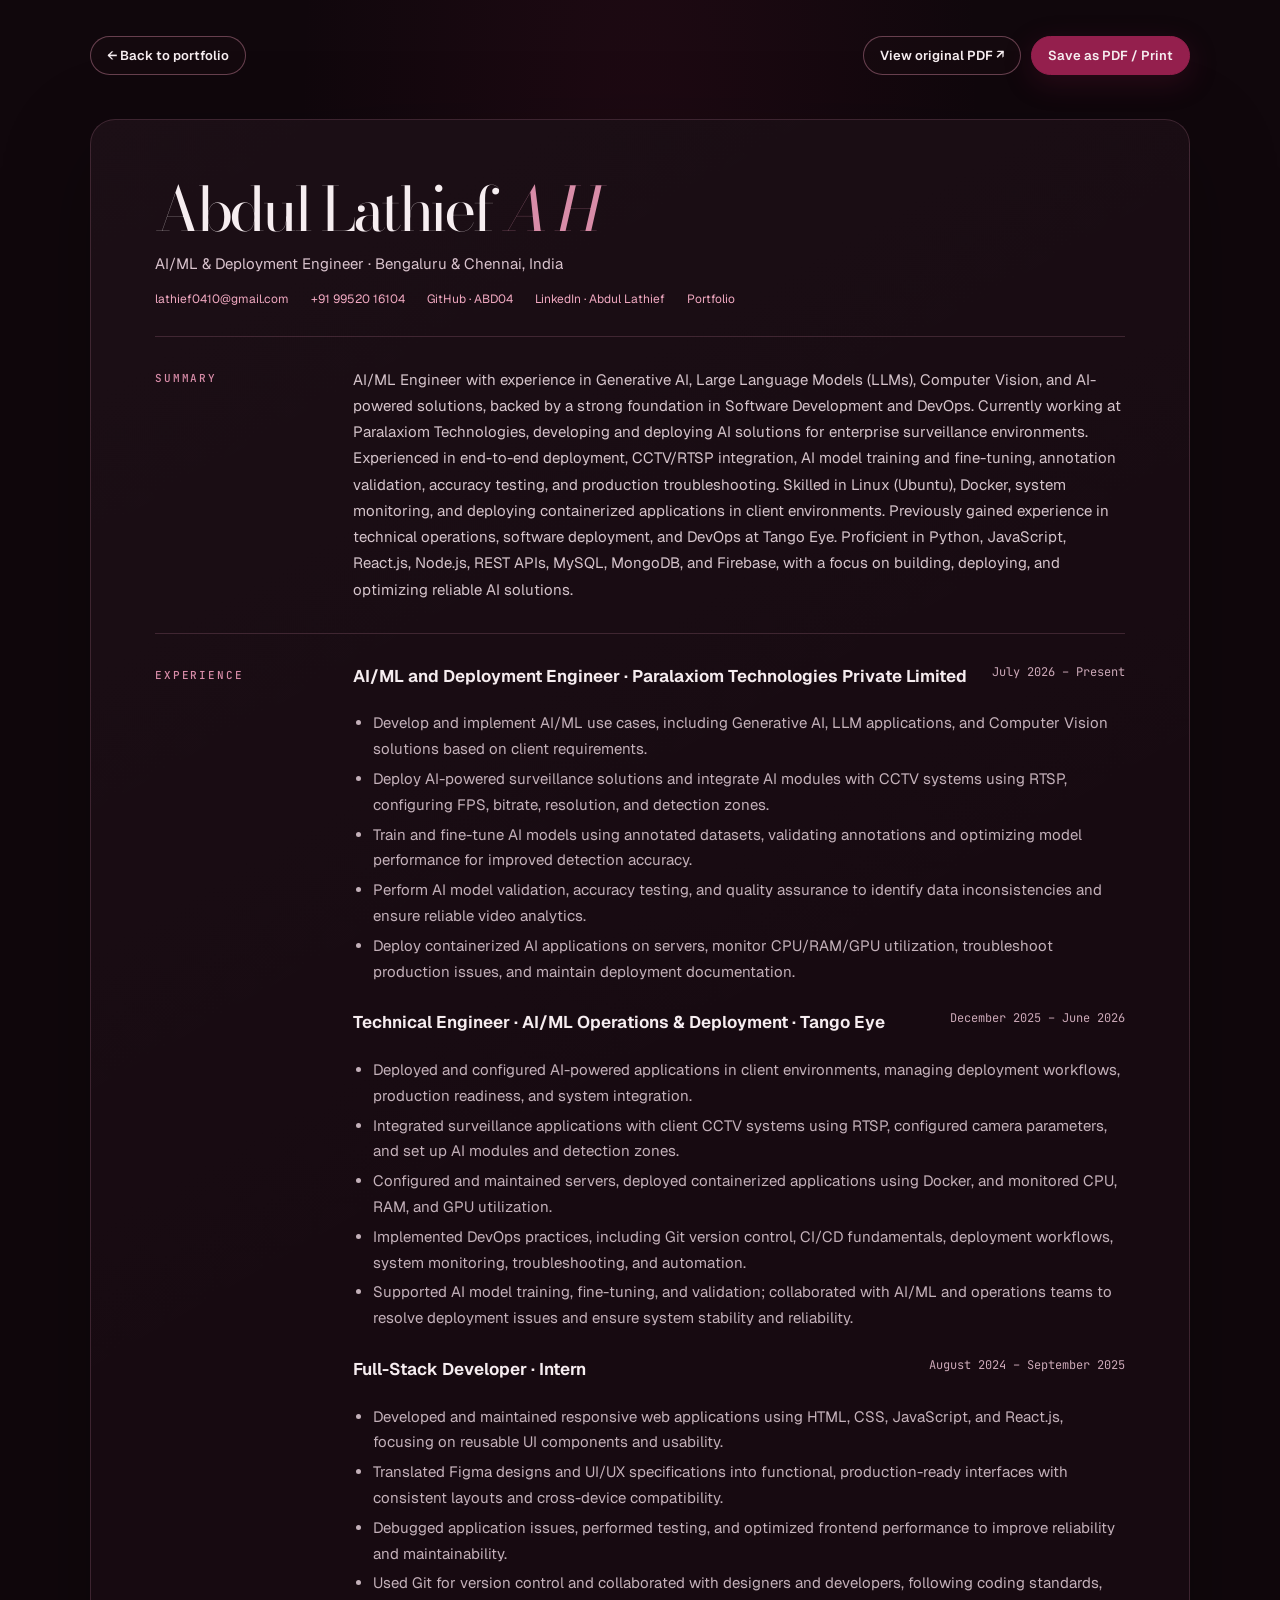
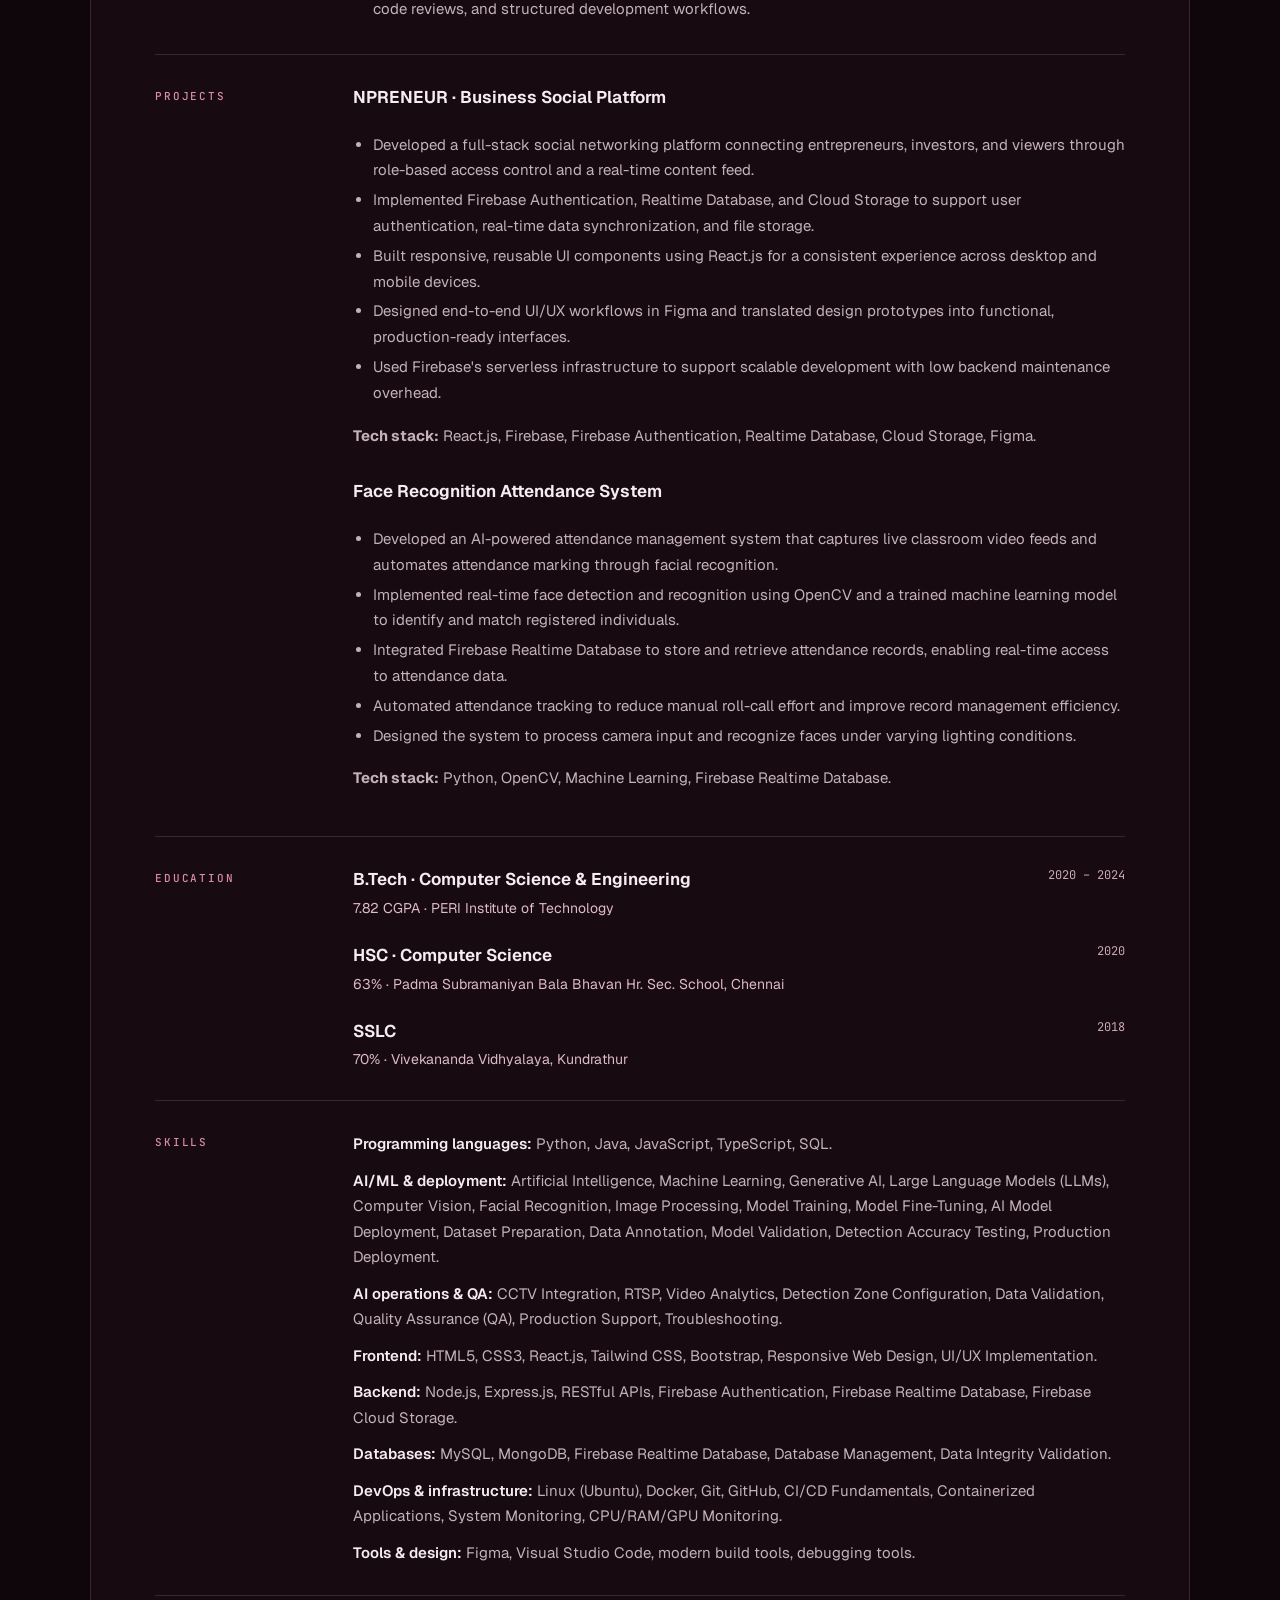
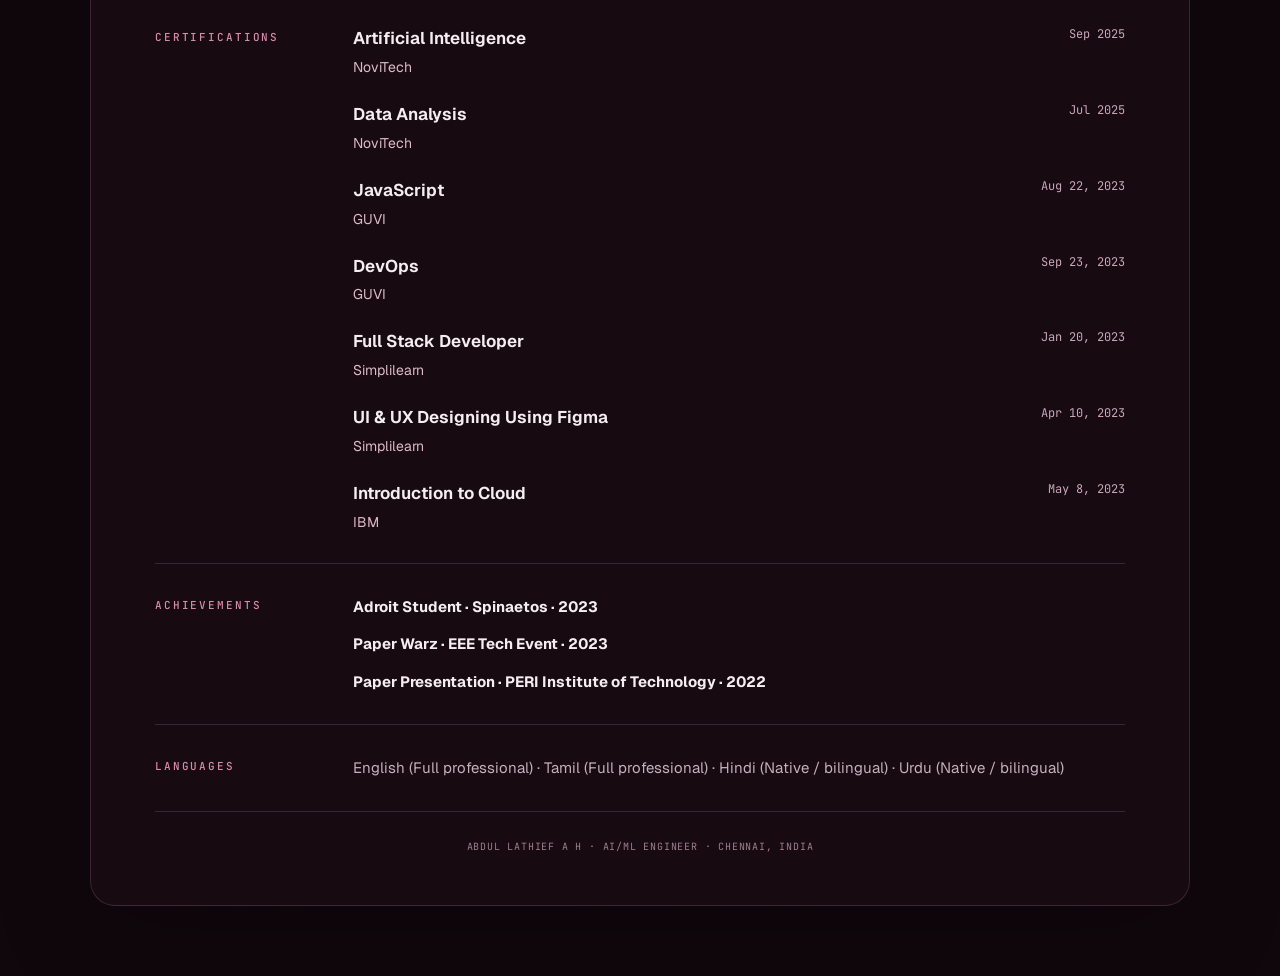
<file: resume.html>
<!doctype html>
<html lang="en">
<head>
  <meta charset="utf-8">
  <meta name="viewport" content="width=device-width, initial-scale=1">
  <meta name="theme-color" content="#10070c">
  <meta name="description" content="Resume of Abdul Lathief A H, AI/ML and deployment engineer.">
  <title>Resume — Abdul Lathief A H</title>
  <link rel="preconnect" href="https://fonts.googleapis.com">
  <link rel="preconnect" href="https://fonts.gstatic.com" crossorigin>
  <link href="https://fonts.googleapis.com/css2?family=Bodoni+Moda:opsz,wght@6..96,400;6..96,500;6..96,700&family=Geist:wght@300;400;500;600;700&family=JetBrains+Mono:wght@400;500&display=swap" rel="stylesheet">
  <style>
    :root{color-scheme:dark;--bg:#10070c;--card:#170a11;--ink:#f6edf0;--muted:#c4b1ba;--pink:#d88ca8;--line:rgba(216,140,168,.2);--mono:"JetBrains Mono",monospace;--sans:"Geist",Arial,sans-serif;--serif:"Bodoni Moda",Georgia,serif}
    *{box-sizing:border-box}html{background:var(--bg);scroll-behavior:smooth}body{margin:0;background:radial-gradient(ellipse at 50% 10%,rgba(110,23,56,.16),transparent 38%),var(--bg);color:var(--ink);font:14px/1.58 var(--sans);-webkit-font-smoothing:antialiased}a{color:inherit;text-decoration:none}.resume-toolbar{max-width:960px;margin:0 auto;padding:36px 0 24px;display:flex;justify-content:space-between;align-items:center}.tool-button{display:inline-flex;align-items:center;justify-content:center;gap:8px;padding:10px 16px;border:1px solid rgba(216,140,168,.42);border-radius:999px;background:rgba(25,11,18,.55);color:var(--ink);font:600 13px var(--sans);cursor:pointer;transition:background .2s,border-color .2s,transform .2s}.tool-button:hover{transform:translateY(-2px);border-color:var(--pink);background:rgba(148,31,77,.22)}.tool-primary{background:#941f4d;border-color:#941f4d;box-shadow:0 8px 28px rgba(110,23,56,.28)}.tool-primary:hover{background:#ad2a5e;border-color:#ad2a5e}.resume-sheet{max-width:920px;margin:20px auto 70px;padding:54px 56px 48px;border:1px solid var(--line);border-radius:25px;background:linear-gradient(150deg,rgba(255,255,255,.02),transparent 30%),var(--card);box-shadow:0 26px 90px rgba(0,0,0,.28)}.resume-header{padding-bottom:27px;border-bottom:1px solid var(--line)}h1{margin:0;font:400 clamp(40px,6vw,61px)/1.08 var(--serif);letter-spacing:-.055em}h1 em{color:var(--pink);font-weight:400}.resume-role{margin:10px 0 14px;color:#d9c3cd;font-size:15px}.contact-row{display:flex;flex-wrap:wrap;gap:8px 22px;color:#f0a8c0;font-size:12px}.contact-row a:hover{text-decoration:underline}.resume-section{display:grid;grid-template-columns:150px 1fr;gap:20px;padding:25px 0;border-bottom:1px solid var(--line)}.resume-section:last-child{border-bottom:0;padding-bottom:0}.section-label{margin:4px 0 0;color:var(--pink);font:500 10px var(--mono);letter-spacing:.17em}.section-content{min-width:0}.summary{margin:0;color:#d5c4cb}.resume-item{display:grid;grid-template-columns:minmax(0,1fr) auto;gap:3px 18px;margin:0 0 20px}.resume-item:last-child{margin-bottom:0}.resume-item h3{margin:0;color:var(--ink);font-size:14px;font-weight:650;line-height:1.4}.item-date{color:#cba8b7;text-align:right;font:10px var(--mono);white-space:nowrap}.item-subtitle{grid-column:1/-1;margin:0;color:#dfbac8;font-size:12px}.item-copy{grid-column:1/-1;margin:5px 0 0;color:var(--muted);font-size:12px}.item-copy ul{margin:5px 0 0;padding-left:17px}.item-copy li{padding:1px 0}.skill-list{display:grid;gap:8px;margin:0}.skill-list p{margin:0;color:var(--muted);font-size:12px}.skill-list strong{color:var(--ink);font-weight:600}.project-list{display:grid;gap:16px}.project-list .resume-item{margin:0}.course-inline{margin:12px 0 0;color:var(--muted);font-size:12px}.award-list{display:grid;gap:12px}.award-list p{margin:0;color:var(--muted);font-size:12px}.award-list b{color:var(--ink)}.language-list{margin:0;color:var(--muted);font-size:12px}.resume-footer{margin-top:28px;color:#9f7f8d;font:9px var(--mono);letter-spacing:.08em;text-align:center}
    .resume-toolbar{max-width:1100px}.resume-actions{display:flex;gap:10px;flex-wrap:wrap;justify-content:flex-end}.resume-sheet{max-width:1100px;padding:56px 64px 52px}.resume-section{grid-template-columns:170px 1fr;gap:28px;padding:30px 0}.section-label{font-size:11px}.summary{font-size:15px;line-height:1.75}.resume-item{gap:5px 22px;margin-bottom:24px}.resume-item h3{font-size:17px;line-height:1.45}.item-date{font-size:12px}.item-subtitle{font-size:14px}.item-copy{font-size:15px;line-height:1.72;margin-top:8px}.item-copy ul{margin-top:7px;padding-left:20px}.item-copy li{padding:2px 0}.skill-list{gap:11px}.skill-list p,.course-inline,.award-list p,.language-list{font-size:15px;line-height:1.7}.resume-footer{font-size:10px}
    @media(max-width:1000px){.resume-toolbar{margin:0 5vw}.resume-sheet{margin:20px 5vw 60px;padding:46px 44px}}
    @media(max-width:640px){body{font-size:14px}.resume-toolbar{margin:0;padding:22px 5vw 12px;gap:10px}.resume-actions{gap:8px}.tool-button{padding:9px 12px;font-size:11px}.resume-sheet{margin:12px 4vw 38px;padding:30px 23px 32px;border-radius:19px}h1{font-size:42px}.resume-role{font-size:13px}.contact-row{gap:7px 14px;font-size:11px}.resume-section{grid-template-columns:1fr;gap:11px;padding:22px 0}.section-label{margin:0}.summary{font-size:14px}.resume-item{grid-template-columns:1fr;gap:3px;margin-bottom:20px}.resume-item h3{font-size:16px}.item-date{text-align:left;grid-row:2;font-size:11px}.item-subtitle,.item-copy{grid-column:auto}.item-subtitle{grid-row:3;font-size:13px}.item-copy{grid-row:4;font-size:14px;line-height:1.65}.item-copy li{padding:2px 0}.skill-list p,.course-inline,.award-list p,.language-list{font-size:14px}}
    @media print{@page{size:A4;margin:12mm}html,body{background:#10070c!important;print-color-adjust:exact;-webkit-print-color-adjust:exact}.resume-toolbar{display:none}.resume-sheet{max-width:none;margin:0;padding:13mm;border:1px solid var(--line);border-radius:0;box-shadow:none;break-inside:auto}.resume-header,.resume-section,.resume-item{break-inside:avoid}.resume-section{padding:17px 0}h1{font-size:39pt}.item-copy,.skill-list p,.award-list p,.summary{font-size:9pt}.section-label{font-size:8pt}.resume-footer{margin-top:17px}}
  </style>
</head>
<body>
  <div class="resume-toolbar" aria-label="Resume actions">
    <a class="tool-button" href="Abdul%20Lathief%20Portfolio.html">← Back to portfolio</a>
    <div class="resume-actions"><a class="tool-button" href="assets/Abdul_Lathief_AIML_Resume.pdf" target="_blank" rel="noreferrer">View original PDF ↗</a><button class="tool-button tool-primary" type="button" onclick="window.print()">Save as PDF / Print</button></div>
  </div>
  <main class="resume-sheet">
    <header class="resume-header">
      <h1>Abdul Lathief <em>A H</em></h1>
      <p class="resume-role">AI/ML &amp; Deployment Engineer · Bengaluru &amp; Chennai, India</p>
      <div class="contact-row"><a href="mailto:lathief0410@gmail.com">lathief0410@gmail.com</a><a href="tel:+919952016104">+91 99520 16104</a><a href="https://github.com/ABD04" target="_blank" rel="noreferrer">GitHub · ABD04</a><a href="https://www.linkedin.com/in/abdul-lathief-a-h-a59410236/" target="_blank" rel="noreferrer">LinkedIn · Abdul Lathief</a><a href="Abdul%20Lathief%20Portfolio.html">Portfolio</a></div>
    </header>

    <section class="resume-section"><h2 class="section-label">SUMMARY</h2><div class="section-content"><p class="summary">AI/ML Engineer with experience in Generative AI, Large Language Models (LLMs), Computer Vision, and AI-powered solutions, backed by a strong foundation in Software Development and DevOps. Currently working at Paralaxiom Technologies, developing and deploying AI solutions for enterprise surveillance environments. Experienced in end-to-end deployment, CCTV/RTSP integration, AI model training and fine-tuning, annotation validation, accuracy testing, and production troubleshooting. Skilled in Linux (Ubuntu), Docker, system monitoring, and deploying containerized applications in client environments. Previously gained experience in technical operations, software deployment, and DevOps at Tango Eye. Proficient in Python, JavaScript, React.js, Node.js, REST APIs, MySQL, MongoDB, and Firebase, with a focus on building, deploying, and optimizing reliable AI solutions.</p></div></section>

    <section class="resume-section"><h2 class="section-label">EXPERIENCE</h2><div class="section-content">
      <article class="resume-item"><h3>AI/ML and Deployment Engineer · Paralaxiom Technologies Private Limited</h3><time class="item-date">July 2026 – Present</time><div class="item-copy"><ul><li>Develop and implement AI/ML use cases, including Generative AI, LLM applications, and Computer Vision solutions based on client requirements.</li><li>Deploy AI-powered surveillance solutions and integrate AI modules with CCTV systems using RTSP, configuring FPS, bitrate, resolution, and detection zones.</li><li>Train and fine-tune AI models using annotated datasets, validating annotations and optimizing model performance for improved detection accuracy.</li><li>Perform AI model validation, accuracy testing, and quality assurance to identify data inconsistencies and ensure reliable video analytics.</li><li>Deploy containerized AI applications on servers, monitor CPU/RAM/GPU utilization, troubleshoot production issues, and maintain deployment documentation.</li></ul></div></article>
      <article class="resume-item"><h3>Technical Engineer · AI/ML Operations &amp; Deployment · Tango Eye</h3><time class="item-date">December 2025 – June 2026</time><div class="item-copy"><ul><li>Deployed and configured AI-powered applications in client environments, managing deployment workflows, production readiness, and system integration.</li><li>Integrated surveillance applications with client CCTV systems using RTSP, configured camera parameters, and set up AI modules and detection zones.</li><li>Configured and maintained servers, deployed containerized applications using Docker, and monitored CPU, RAM, and GPU utilization.</li><li>Implemented DevOps practices, including Git version control, CI/CD fundamentals, deployment workflows, system monitoring, troubleshooting, and automation.</li><li>Supported AI model training, fine-tuning, and validation; collaborated with AI/ML and operations teams to resolve deployment issues and ensure system stability and reliability.</li></ul></div></article>
      <article class="resume-item"><h3>Full-Stack Developer · Intern</h3><time class="item-date">August 2024 – September 2025</time><div class="item-copy"><ul><li>Developed and maintained responsive web applications using HTML, CSS, JavaScript, and React.js, focusing on reusable UI components and usability.</li><li>Translated Figma designs and UI/UX specifications into functional, production-ready interfaces with consistent layouts and cross-device compatibility.</li><li>Debugged application issues, performed testing, and optimized frontend performance to improve reliability and maintainability.</li><li>Used Git for version control and collaborated with designers and developers, following coding standards, code reviews, and structured development workflows.</li></ul></div></article>
    </div></section>

    <section class="resume-section"><h2 class="section-label">PROJECTS</h2><div class="section-content project-list">
      <article class="resume-item"><h3>NPRENEUR · Business Social Platform</h3><div class="item-copy"><ul><li>Developed a full-stack social networking platform connecting entrepreneurs, investors, and viewers through role-based access control and a real-time content feed.</li><li>Implemented Firebase Authentication, Realtime Database, and Cloud Storage to support user authentication, real-time data synchronization, and file storage.</li><li>Built responsive, reusable UI components using React.js for a consistent experience across desktop and mobile devices.</li><li>Designed end-to-end UI/UX workflows in Figma and translated design prototypes into functional, production-ready interfaces.</li><li>Used Firebase's serverless infrastructure to support scalable development with low backend maintenance overhead.</li></ul><p><strong>Tech stack:</strong> React.js, Firebase, Firebase Authentication, Realtime Database, Cloud Storage, Figma.</p></div></article>
      <article class="resume-item"><h3>Face Recognition Attendance System</h3><div class="item-copy"><ul><li>Developed an AI-powered attendance management system that captures live classroom video feeds and automates attendance marking through facial recognition.</li><li>Implemented real-time face detection and recognition using OpenCV and a trained machine learning model to identify and match registered individuals.</li><li>Integrated Firebase Realtime Database to store and retrieve attendance records, enabling real-time access to attendance data.</li><li>Automated attendance tracking to reduce manual roll-call effort and improve record management efficiency.</li><li>Designed the system to process camera input and recognize faces under varying lighting conditions.</li></ul><p><strong>Tech stack:</strong> Python, OpenCV, Machine Learning, Firebase Realtime Database.</p></div></article>
    </div></section>

    <section class="resume-section"><h2 class="section-label">EDUCATION</h2><div class="section-content">
      <article class="resume-item"><h3>B.Tech · Computer Science &amp; Engineering</h3><time class="item-date">2020 – 2024</time><p class="item-subtitle">7.82 CGPA · PERI Institute of Technology</p></article>
      <article class="resume-item"><h3>HSC · Computer Science</h3><time class="item-date">2020</time><p class="item-subtitle">63% · Padma Subramaniyan Bala Bhavan Hr. Sec. School, Chennai</p></article>
      <article class="resume-item"><h3>SSLC</h3><time class="item-date">2018</time><p class="item-subtitle">70% · Vivekananda Vidhyalaya, Kundrathur</p></article>
    </div></section>

    <section class="resume-section"><h2 class="section-label">SKILLS</h2><div class="section-content skill-list">
      <p><strong>Programming languages:</strong> Python, Java, JavaScript, TypeScript, SQL.</p>
      <p><strong>AI/ML &amp; deployment:</strong> Artificial Intelligence, Machine Learning, Generative AI, Large Language Models (LLMs), Computer Vision, Facial Recognition, Image Processing, Model Training, Model Fine-Tuning, AI Model Deployment, Dataset Preparation, Data Annotation, Model Validation, Detection Accuracy Testing, Production Deployment.</p>
      <p><strong>AI operations &amp; QA:</strong> CCTV Integration, RTSP, Video Analytics, Detection Zone Configuration, Data Validation, Quality Assurance (QA), Production Support, Troubleshooting.</p>
      <p><strong>Frontend:</strong> HTML5, CSS3, React.js, Tailwind CSS, Bootstrap, Responsive Web Design, UI/UX Implementation.</p>
      <p><strong>Backend:</strong> Node.js, Express.js, RESTful APIs, Firebase Authentication, Firebase Realtime Database, Firebase Cloud Storage.</p>
      <p><strong>Databases:</strong> MySQL, MongoDB, Firebase Realtime Database, Database Management, Data Integrity Validation.</p>
      <p><strong>DevOps &amp; infrastructure:</strong> Linux (Ubuntu), Docker, Git, GitHub, CI/CD Fundamentals, Containerized Applications, System Monitoring, CPU/RAM/GPU Monitoring.</p>
      <p><strong>Tools &amp; design:</strong> Figma, Visual Studio Code, modern build tools, debugging tools.</p>
    </div></section>

    <section class="resume-section"><h2 class="section-label">CERTIFICATIONS</h2><div class="section-content">
      <article class="resume-item"><h3>Artificial Intelligence</h3><time class="item-date">Sep 2025</time><p class="item-subtitle">NoviTech</p></article>
      <article class="resume-item"><h3>Data Analysis</h3><time class="item-date">Jul 2025</time><p class="item-subtitle">NoviTech</p></article>
      <article class="resume-item"><h3>JavaScript</h3><time class="item-date">Aug 22, 2023</time><p class="item-subtitle">GUVI</p></article>
      <article class="resume-item"><h3>DevOps</h3><time class="item-date">Sep 23, 2023</time><p class="item-subtitle">GUVI</p></article>
      <article class="resume-item"><h3>Full Stack Developer</h3><time class="item-date">Jan 20, 2023</time><p class="item-subtitle">Simplilearn</p></article>
      <article class="resume-item"><h3>UI &amp; UX Designing Using Figma</h3><time class="item-date">Apr 10, 2023</time><p class="item-subtitle">Simplilearn</p></article>
      <article class="resume-item"><h3>Introduction to Cloud</h3><time class="item-date">May 8, 2023</time><p class="item-subtitle">IBM</p></article>
    </div></section>

    <section class="resume-section"><h2 class="section-label">ACHIEVEMENTS</h2><div class="section-content award-list">
      <p><b>Adroit Student · Spinaetos · 2023</b></p>
      <p><b>Paper Warz · EEE Tech Event · 2023</b></p>
      <p><b>Paper Presentation · PERI Institute of Technology · 2022</b></p>
    </div></section>

    <section class="resume-section"><h2 class="section-label">LANGUAGES</h2><div class="section-content"><p class="language-list">English (Full professional) · Tamil (Full professional) · Hindi (Native / bilingual) · Urdu (Native / bilingual)</p></div></section>
    <footer class="resume-footer">ABDUL LATHIEF A H · AI/ML ENGINEER · CHENNAI, INDIA</footer>
  </main>
</body>
</html>
</file>
<file: styles.css>
﻿:root{--ink:#111720;--muted:#68717d;--paper:#f2f1ec;--white:#fff;--line:#d8d9d5;--dark:#10151d;--dark-2:#171e28;--cyan:#6fe7dc;--lime:#d2f36b;--blue:#49a7ff;--mono:"DM Mono",monospace;--sans:"Manrope",Arial,sans-serif;--max:1240px}*{box-sizing:border-box}html{scroll-behavior:smooth;scroll-padding-top:86px}body{margin:0;background:var(--paper);color:var(--ink);font-family:var(--sans);font-size:15px;line-height:1.65;-webkit-font-smoothing:antialiased}a{color:inherit;text-decoration:none}button{font:inherit}.sr-only{position:absolute;width:1px;height:1px;padding:0;margin:-1px;overflow:hidden;clip:rect(0,0,0,0);white-space:nowrap;border:0}.skip-link{position:fixed;left:12px;top:-60px;background:var(--lime);padding:10px 15px;z-index:100;color:var(--ink)}.skip-link:focus{top:12px}.topbar{height:76px;padding:0 max(calc((100vw - var(--max))/2),5.1vw);display:flex;align-items:center;justify-content:space-between;background:rgba(16,21,29,.97);color:#fff;position:sticky;top:0;z-index:20;border-bottom:1px solid rgba(255,255,255,.1)}.brand{display:flex;gap:11px;align-items:center}.brand-mark{font-size:21px;font-weight:800;letter-spacing:-2px}.brand-mark span{color:var(--cyan)}.brand-name{font:500 10px var(--mono);letter-spacing:.13em;color:#bdc5ce}.nav{display:flex;align-items:center;gap:34px;font-size:12px;color:#c3c8d0}.nav a{transition:color .2s}.nav a:hover,.nav a:focus-visible{color:var(--cyan)}.nav-contact{border:1px solid #69717a;border-radius:30px;padding:9px 15px;color:white!important}.nav-contact span{color:var(--cyan);margin-left:8px}.menu-toggle{display:none;background:none;border:0;color:white}.hero{background:var(--dark);color:#fff;min-height:610px;position:relative;padding:86px max(calc((100vw - var(--max))/2),5.1vw) 70px;display:grid;grid-template-columns:1.02fr .98fr;align-items:center;overflow:hidden}.hero:before{content:"";position:absolute;width:700px;height:700px;border-radius:50%;left:-480px;top:-460px;background:radial-gradient(circle,rgba(73,167,255,.08),transparent 65%);pointer-events:none}.hero-copy{position:relative;z-index:2;padding-bottom:22px}.eyebrow,.section-kicker,.project-type,.column-label,.hero-bottom,.hero-note,.visual-label,.visual-coordinate,.visual-index,.section-footnote,.timeline-date,.current-pill,.learning-year,.language-row small,.footer>span,.footer>a:last-of-type{font:400 10px var(--mono);letter-spacing:.09em}.eyebrow{display:flex;align-items:center;gap:10px;color:#acb5c0;margin:0 0 25px}.status-dot{width:7px;height:7px;border-radius:50%;background:var(--lime);box-shadow:0 0 0 4px rgba(210,243,107,.13)}.eyebrow-divider{color:var(--cyan)}h1{font-size:clamp(56px,7.25vw,96px);letter-spacing:-.085em;line-height:.98;margin:0;font-weight:700}.outline-text{color:transparent;-webkit-text-stroke:1.3px rgba(255,255,255,.75)}.accent-text{color:var(--cyan)}.hero-lede{max-width:470px;color:#a8b1bc;font-size:14px;line-height:1.85;margin:28px 0 26px}.hero-actions,.contact-actions{display:flex;align-items:center;gap:24px}.button{display:inline-flex;align-items:center;gap:25px;padding:13px 17px;font-size:12px;font-weight:700;transition:transform .2s,background .2s}.button:hover{transform:translateY(-2px)}.button-light{background:var(--lime);color:#161d24}.button-light span{font-size:16px}.text-link{font-size:12px;color:#d5dbe2}.text-link span{color:var(--cyan);padding-left:7px}.hero-note{margin-top:58px;display:flex;align-items:center;gap:11px;color:#82909f}.note-line{display:inline-block;height:1px;width:34px;background:var(--cyan)}.hero-visual{height:min(420px,36vw);min-height:330px;max-width:530px;margin:0 0 0 auto;width:100%;border:1px solid rgba(192,212,228,.2);position:relative;overflow:hidden;background:radial-gradient(ellipse at 50% 45%,rgba(29,101,134,.25),transparent 40%),linear-gradient(135deg,#111923,#0d1219 60%,#131a24)}.visual-grid{position:absolute;inset:0;background-image:linear-gradient(rgba(161,197,208,.06) 1px,transparent 1px),linear-gradient(90deg,rgba(161,197,208,.06) 1px,transparent 1px);background-size:38px 38px;mask-image:linear-gradient(transparent,#000 22%,#000 90%,transparent)}.visual-orbit{position:absolute;border:1px solid rgba(111,231,220,.2);border-radius:50%;left:50%;top:48%;transform:translate(-50%,-50%)}.orbit-one{width:220px;height:220px}.orbit-two{width:345px;height:345px;border-style:dashed;animation:orbit 65s linear infinite}@keyframes orbit{to{transform:translate(-50%,-50%) rotate(360deg)}}.visual-center{position:absolute;left:50%;top:48%;transform:translate(-50%,-50%);display:flex;flex-direction:column;align-items:center;gap:14px}.center-ring{width:100px;height:100px;border:1px solid var(--cyan);border-radius:50%;display:grid;place-items:center;box-shadow:0 0 40px rgba(111,231,220,.12),inset 0 0 25px rgba(111,231,220,.07);position:relative}.center-ring:before,.center-ring:after{content:"";position:absolute;border:1px solid rgba(111,231,220,.36);border-radius:50%;inset:12px}.center-ring:after{inset:-8px;border-color:rgba(111,231,220,.2)}.center-core{width:19px;height:19px;background:var(--cyan);border-radius:50%;box-shadow:0 0 22px var(--cyan)}.center-caption{text-align:center;font:500 9px/1.5 var(--mono);letter-spacing:.16em;color:#f0fbfa}.scan-line{position:absolute;top:0;left:0;width:100%;height:1px;background:linear-gradient(90deg,transparent,var(--cyan),transparent);box-shadow:0 0 14px var(--cyan);opacity:.7;animation:scan 5s ease-in-out infinite alternate}@keyframes scan{from{top:18%}to{top:82%}}.visual-label{position:absolute;color:#8296a5;font-size:8px;line-height:1.8}.visual-label b{display:block;color:#d5e2e8;font-weight:400}.label-top{left:20px;top:19px}.label-right{right:17px;top:42%}.label-bottom{left:20px;bottom:18px}.visual-coordinate{position:absolute;right:17px;bottom:16px;color:#697f8c;font-size:8px;line-height:1.8}.visual-index{position:absolute;left:19px;top:43%;font-size:8px;line-height:1.9;color:#778d9b}.visual-cross{position:absolute;color:var(--cyan);font:18px var(--mono);opacity:.7}.cross-a{top:31%;left:28%}.cross-b{bottom:23%;right:30%}.hero-bottom{position:absolute;left:max(calc((100vw - var(--max))/2),5.1vw);right:max(calc((100vw - var(--max))/2),5.1vw);bottom:22px;display:flex;align-items:center;gap:12px;color:#75818e;font-size:9px}.scroll-arrow{font-size:16px;color:var(--cyan)}.hero-bottom-right{margin-left:auto}.ticker{height:57px;overflow:hidden;background:var(--cyan);color:#14222a;display:flex;align-items:center}.ticker-track{display:flex;align-items:center;gap:32px;white-space:nowrap;min-width:max-content;animation:ticker 34s linear infinite;font:500 10px var(--mono);letter-spacing:.14em}.ticker-track i{font-style:normal;font-size:16px}@keyframes ticker{to{transform:translateX(-50%)}}.section{max-width:var(--max);margin:0 auto;padding:115px 6.5vw}.section-kicker{display:flex;align-items:center;gap:15px;color:#697681}.section-kicker span:first-child{color:#1b3946}.section-kicker span:last-child{letter-spacing:.12em}.intro-section{padding-top:118px;padding-bottom:105px}.intro-content{display:grid;grid-template-columns:1.05fr .8fr;gap:12%;align-items:end;margin:34px 0 64px}.intro-content h2,.section-heading h2,.contact-inner h2{font-size:clamp(38px,5vw,64px);letter-spacing:-.07em;line-height:1.08;font-weight:600;margin:0}.intro-content h2 em,.section-heading h2 em,.contact-inner h2 em{font-style:normal;color:#87939a}.intro-body{max-width:465px}.intro-body p{color:#616b73;font-size:13px;line-height:1.95;margin:0 0 15px}.arrow-link{display:inline-block;margin-top:8px;font-size:12px;font-weight:700;border-bottom:1px solid #abb5b7;padding-bottom:5px}.arrow-link span{margin-left:10px;color:#278d8c}.stat-row{display:grid;grid-template-columns:repeat(3,1fr);border-top:1px solid var(--line);padding-top:20px;gap:20px}.stat strong{display:block;font-size:16px;letter-spacing:-.04em}.stat strong span{color:#409a9a}.stat small{color:#77818a;font-size:10px}.work-section{padding-top:108px;padding-bottom:124px;border-top:1px solid #deded8;max-width:none}.section-heading{max-width:var(--max);margin:0 auto;display:flex;justify-content:space-between;align-items:end;gap:50px}.section-heading h2{margin-top:23px}.section-heading>p{max-width:300px;color:#6d777e;font-size:12px;margin:0 0 8px}.filters{max-width:var(--max);margin:47px auto 23px;display:flex;gap:8px;flex-wrap:wrap}.filter-button{background:transparent;border:1px solid #d4d7d1;border-radius:30px;padding:9px 14px;font-size:10px;color:#69727a;cursor:pointer;transition:.2s}.filter-button span{padding-left:8px;color:#97a0a2}.filter-button:hover,.filter-button.is-active{background:var(--dark);border-color:var(--dark);color:white}.project-grid{max-width:var(--max);margin:0 auto;display:grid;grid-template-columns:1fr 1fr;gap:42px 24px}.project-card{min-width:0;transition:opacity .2s,transform .2s}.project-card.is-hidden{display:none}.project-open{display:block;width:100%;text-align:left;background:none;border:0;padding:0;color:inherit;cursor:pointer}.project-art{height:282px;position:relative;overflow:hidden;background:#182531}.art-number{position:absolute;top:14px;right:16px;font:10px var(--mono);color:rgba(255,255,255,.65)}.project-meta{display:flex;justify-content:space-between;align-items:center;margin-top:14px}.project-type{font-size:8px;color:#79878b;letter-spacing:.12em}.project-meta h3{font-size:19px;letter-spacing:-.04em;margin:5px 0 0;font-weight:600}.card-arrow{font-size:18px;transition:transform .2s}.project-open:hover .card-arrow{transform:translate(3px,-3px);color:#388e91}.project-card>p,.project-open>p{font-size:11px;color:#727d82;margin:8px 0 0;line-height:1.7}.art-face{background:radial-gradient(ellipse at 50% 45%,#263f50,#111922 67%);display:grid;place-items:center}.art-face:before{content:"";position:absolute;inset:0;background:linear-gradient(transparent 49%,rgba(111,231,220,.09) 50%,transparent 51%),linear-gradient(90deg,transparent 49%,rgba(111,231,220,.05) 50%,transparent 51%);background-size:100% 38px,38px 100%}.face-frame{width:158px;height:190px;border:1px solid rgba(111,231,220,.6);position:relative;display:grid;place-items:center}.frame-corner{position:absolute;width:12px;height:12px;border-color:var(--cyan);border-style:solid}.fc1{top:-2px;left:-2px;border-width:2px 0 0 2px}.fc2{right:-2px;top:-2px;border-width:2px 2px 0 0}.fc3{bottom:-2px;left:-2px;border-width:0 0 2px 2px}.fc4{right:-2px;bottom:-2px;border-width:0 2px 2px 0}.face-silhouette{width:104px;height:142px;position:relative;display:flex;flex-direction:column;align-items:center}.face-silhouette i{width:56px;height:68px;background:linear-gradient(135deg,#aab9bd,#556d76);border-radius:48% 48% 44% 44%;margin-top:12px;position:relative}.face-silhouette i:after{content:"";position:absolute;width:70px;height:30px;top:-5px;left:-7px;background:#18242a;border-radius:50% 50% 18% 18%}.face-silhouette b{width:104px;height:72px;border-radius:50% 50% 8px 8px;background:linear-gradient(135deg,#4ca3a5,#24606c);margin-top:-4px}.face-scan{position:absolute;z-index:2;left:7px;right:7px;top:69px;padding:5px 6px;background:rgba(12,35,42,.87);color:var(--cyan);font:8px var(--mono);letter-spacing:.04em}.face-scan b{float:right;font-weight:400}.art-side-data{position:absolute;right:16px;bottom:17px;color:#81939d;font:8px/1.8 var(--mono)}.art-side-data strong{color:var(--lime);font-weight:400}.art-npreneur{background:#ece9df;color:#1d2831;padding:0 30px 24px}.browser-bar{height:34px;border-bottom:1px solid #d5d4cc;display:flex;align-items:center;gap:5px}.browser-bar>span{width:5px;height:5px;border-radius:50%;background:#adb6b2}.browser-bar b{margin-left:11px;font:8px var(--mono);color:#6b7474}.np-layout{height:205px;display:flex;padding-top:20px}.np-sidebar{width:48px;border-right:1px solid #d9d6ce;display:flex;flex-direction:column;gap:17px;padding:8px 13px}.np-sidebar i{width:13px;height:3px;background:#adb6b2}.np-sidebar i:first-child{background:#2a9c91}.np-main{padding:8px 26px}.np-main small{font:8px var(--mono);letter-spacing:.12em;color:#328b82}.np-main>b{display:block;font-size:38px;line-height:1.04;letter-spacing:-.08em;margin:8px 0}.np-main>span{font-size:9px;color:#737b78}.np-cards{display:flex;gap:7px;margin-top:16px}.np-cards i{height:34px;width:72px;background:#d8ddd5;border-radius:2px}.np-cards i:first-child{background:#b9d9ce}.art-tea{background:linear-gradient(135deg,#182f27,#49634c 62%,#14251f);display:flex;align-items:center;justify-content:center}.leaf{position:absolute;width:108px;height:163px;border-radius:100% 0 100% 0;background:linear-gradient(135deg,#9bc77a,#315b3d 70%);box-shadow:inset 8px -9px 24px rgba(11,35,22,.3)}.leaf:after{content:"";position:absolute;width:1px;height:145px;background:rgba(229,243,196,.62);transform:rotate(-26deg);left:53px;top:10px}.leaf-one{transform:rotate(-38deg);left:30%;top:24%}.leaf-two{transform:rotate(48deg) scale(.76);left:48%;top:14%;background:linear-gradient(135deg,#c0d88d,#477248 70%)}.leaf-three{transform:rotate(140deg) scale(.68);left:54%;top:46%;background:linear-gradient(135deg,#84ab68,#274e39 70%)}.detection-box{position:absolute;z-index:2;left:33%;top:29%;width:112px;height:97px;border:1px solid var(--lime);box-shadow:0 0 18px rgba(210,243,107,.12)}.detection-box span{position:absolute;top:-19px;left:-1px;background:var(--lime);padding:3px 6px;color:#17241b;font:7px var(--mono)}.detection-box b{position:absolute;bottom:-18px;right:0;color:var(--lime);font:8px var(--mono);font-weight:400}.tea-caption{position:absolute;bottom:18px;left:18px;color:#c1d5c1;font:8px/1.6 var(--mono);letter-spacing:.1em}.art-toon{background:linear-gradient(135deg,#d7cafa,#aaa8ef 50%,#6e8dd8);display:grid;place-items:center}.toon-face{width:132px;height:155px;border-radius:48% 48% 46% 46%;background:#eab995;position:relative;box-shadow:inset -11px -4px 0 rgba(147,94,75,.12);margin-top:2px}.toon-hair{position:absolute;top:-12px;left:2px;width:128px;height:59px;border-radius:60% 60% 20% 20%;background:#333348;transform:rotate(-4deg)}.toon-hair:after{content:"";position:absolute;right:-9px;top:23px;width:38px;height:49px;background:#333348;border-radius:8px 55% 25% 10%;transform:rotate(18deg)}.toon-eyes{position:absolute;top:69px;left:30px;right:30px;display:flex;justify-content:space-between}.toon-eyes i{width:10px;height:13px;border-radius:50%;background:#2d3342}.toon-smile{position:absolute;top:103px;left:48px;width:34px;height:14px;border-bottom:3px solid #864b4c;border-radius:50%}.toon-bubble{position:absolute;z-index:2;background:white;color:#364a83;border-radius:15px;padding:9px 13px;font:9px var(--mono);box-shadow:0 5px 14px rgba(42,42,89,.13)}.bubble-one{top:46px;left:22%}.bubble-two{right:23%;top:95px;color:#e47a94}.video-controls{position:absolute;bottom:15px;left:50%;transform:translateX(-50%);background:rgba(28,34,54,.86);border-radius:30px;padding:6px 14px;color:#fff;display:flex;gap:18px;font-size:11px}.section-footnote{max-width:var(--max);margin:31px auto 0;color:#91999a;font-size:8px}.experience-section{background:#e8e9e4}.experience-inner{padding-top:109px;padding-bottom:120px}.timeline{margin-top:56px;border-top:1px solid #cfd3ce}.timeline-item{display:grid;grid-template-columns:155px 24px 1fr;gap:15px;padding:28px 0;border-bottom:1px solid #cfd3ce}.timeline-date{font-size:9px;color:#707b7e;padding-top:5px}.timeline-marker{width:9px;height:9px;border:1px solid #419393;border-radius:50%;margin-top:7px;position:relative}.timeline-marker:after{content:"";position:absolute;top:8px;left:3px;width:1px;height:calc(100% + 50px);background:#bdc8c2}.timeline-item:last-child .timeline-marker:after{display:none}.current .timeline-marker{background:var(--cyan);box-shadow:0 0 0 4px rgba(51,148,145,.13)}.timeline-main h3{font-size:18px;letter-spacing:-.04em;margin:0;font-weight:600}.role-line{display:flex;align-items:center;gap:12px}.current-pill{background:#d9edbe;color:#49642c;border-radius:20px;padding:3px 8px;font-size:8px}.company{margin:3px 0 12px;font-size:11px;color:#253b43;font-weight:700}.company span{color:#829094;font-weight:400}.role-description{max-width:730px;font-size:11px;color:#667278;line-height:1.85;margin:0}.role-tags{display:flex;gap:7px;flex-wrap:wrap;margin-top:14px}.role-tags span{font:8px var(--mono);color:#5c6d70;background:#f1f2ed;padding:5px 8px;border-radius:2px}.capability-section{padding-top:116px;padding-bottom:120px}.capability-grid{display:grid;grid-template-columns:repeat(3,1fr);margin-top:56px;border-top:1px solid var(--line);border-left:1px solid var(--line)}.capability{min-height:210px;padding:23px 24px 25px;border-right:1px solid var(--line);border-bottom:1px solid var(--line);position:relative}.cap-index{font:9px var(--mono);color:#538e91}.capability h3{font-size:15px;letter-spacing:-.03em;margin:24px 0 10px}.capability p{margin:0;color:#727c81;font-size:10px;line-height:1.9}.education-section{padding-top:105px;padding-bottom:115px;border-top:1px solid #deded8}.learning-grid{display:grid;grid-template-columns:1fr 1fr;gap:70px;margin-top:54px}.column-label{color:#668080;font-size:9px;display:block;margin-bottom:15px}.learning-item{display:grid;grid-template-columns:103px 1fr;gap:10px;padding:17px 0;border-top:1px solid var(--line)}.learning-year{font-size:8px;color:#899396;padding-top:5px}.learning-item h4{margin:0 0 4px;font-size:12px;font-weight:700}.learning-item p{margin:0;color:#727d81;font-size:10px}.learning-item .learning-detail{margin-top:9px;line-height:1.8}.course-list{padding:18px 0;border-top:1px solid var(--line);font-size:10px;line-height:1.9;color:#6f7c80}.course-list b{color:#242c32}.awards-label{margin-top:12px}.award-copy{font-size:10px;color:#707c80;line-height:1.8;margin:10px 0}.award-copy b{color:#252d31}.language-row{display:flex;align-items:center;justify-content:space-between;gap:17px;border-top:1px solid var(--line);padding-top:20px;margin-top:37px}.language-row .column-label{margin:0}.language-row>span:not(:first-child){font-size:11px;font-weight:700}.language-row small{display:block;font-size:7px;color:#879195;letter-spacing:.06em;font-weight:400}.contact-section{background:var(--dark);color:white;position:relative;overflow:hidden}.contact-inner{max-width:var(--max);margin:auto;padding:106px 6.5vw 104px;position:relative}.contact-inner .section-kicker{color:#9ba9b3}.contact-inner .section-kicker span:first-child{color:var(--cyan)}.contact-inner h2{font-size:clamp(52px,8vw,92px);margin:35px 0 18px;position:relative;z-index:2}.contact-inner h2 em{color:var(--cyan)}.contact-inner>p{color:#aab4bd;font-size:12px;max-width:420px;line-height:1.9}.contact-actions{margin-top:26px}.contact-link{font-size:11px;color:#d4dde1}.contact-link span{color:var(--cyan);margin-left:6px}.contact-decoration{position:absolute;right:8%;top:14%;font-size:200px;line-height:1;font-weight:800;letter-spacing:-.12em;color:rgba(255,255,255,.035);pointer-events:none}.contact-decoration span{color:rgba(111,231,220,.15)}.footer{background:#0b0f15;color:#77838e;min-height:80px;padding:18px max(calc((100vw - var(--max))/2),5.1vw);display:flex;align-items:center;justify-content:space-between;gap:20px}.footer .brand-mark{font-size:18px;color:#edf2f2}.footer .brand-name{font-size:8px}.footer>span,.footer>a:last-of-type{font-size:8px}.footer>a:last-of-type{color:#abb6be}.project-dialog{width:min(520px,calc(100% - 30px));border:1px solid #d5ddd9;background:#f6f5f0;color:var(--ink);padding:38px;box-shadow:0 22px 90px rgba(0,0,0,.35)}.project-dialog::backdrop{background:rgba(7,12,17,.76);backdrop-filter:blur(4px)}.dialog-close{position:absolute;top:12px;right:16px;border:0;background:none;font-size:28px;color:#627077;cursor:pointer}.dialog-kicker{color:#668080}.project-dialog h2{font-size:30px;letter-spacing:-.06em;line-height:1.15;margin:16px 0}.dialog-copy{color:#647177;font-size:12px;line-height:1.9}.dialog-tags{display:flex;gap:7px;flex-wrap:wrap;margin-top:22px}.dialog-tags span{font:8px var(--mono);padding:7px 9px;background:#e5ebe5;color:#45615d}
@media(max-width:900px){.topbar{padding:0 5vw}.hero{padding-left:6vw;padding-right:6vw;grid-template-columns:1fr 1fr;gap:20px}.hero-visual{min-height:300px}.hero-bottom{left:6vw;right:6vw}.section{padding-left:6vw;padding-right:6vw}.section-heading{gap:28px}.capability{padding:20px;min-height:225px}.learning-grid{gap:40px}.footer{padding-left:5vw;padding-right:5vw}}@media(max-width:680px){html{scroll-padding-top:68px}.topbar{height:66px}.brand-name{font-size:9px}.menu-toggle{display:flex;width:38px;height:38px;flex-direction:column;justify-content:center;gap:5px;cursor:pointer}.menu-toggle>span:not(.sr-only){display:block;width:20px;height:1px;background:white}.nav{display:none;position:absolute;left:0;right:0;top:66px;background:#10151d;padding:20px 6vw 24px;flex-direction:column;align-items:flex-start;gap:18px;border-top:1px solid rgba(255,255,255,.1)}.nav.is-open{display:flex}.nav-contact{margin-top:3px}.hero{display:block;padding:69px 6vw 64px;min-height:auto}.hero h1{font-size:clamp(54px,14vw,82px)}.hero-lede{font-size:13px;margin:24px 0}.hero-note{margin-top:35px}.hero-visual{margin:43px 0 0 auto;height:320px;min-height:0;width:100%}.hero-bottom{position:static;margin-top:23px;font-size:8px}.hero-bottom-right{max-width:52%;text-align:right;line-height:1.7}.ticker{height:48px}.ticker-track{gap:23px;font-size:9px}.section{padding:76px 6vw}.intro-content{display:block;margin:30px 0 42px}.intro-content h2,.section-heading h2{font-size:43px}.intro-body{margin-top:25px}.stat-row{grid-template-columns:1fr;gap:15px}.stat{display:flex;justify-content:space-between;align-items:center}.stat strong{font-size:13px}.stat small{text-align:right}.work-section{padding-top:78px;padding-bottom:82px}.section-heading{display:block}.section-heading>p{margin-top:18px}.filters{margin-top:31px}.project-grid{grid-template-columns:1fr;gap:32px}.project-art{height:250px}.project-meta h3{font-size:17px}.experience-inner{padding-top:78px;padding-bottom:84px}.timeline{margin-top:38px}.timeline-item{grid-template-columns:1fr 18px;gap:0;padding:22px 0}.timeline-date{grid-column:1/3;margin-bottom:12px}.timeline-marker{grid-column:2;grid-row:2/4;justify-self:center;margin-top:4px}.timeline-main{grid-column:1;grid-row:2}.timeline-main h3{font-size:16px}.company span{display:block;margin-top:2px}.role-description{font-size:10px}.capability-section,.education-section{padding-top:80px;padding-bottom:84px}.capability-grid{grid-template-columns:1fr 1fr;margin-top:36px}.capability{min-height:210px;padding:16px}.capability h3{font-size:13px;margin-top:19px}.capability p{font-size:9px}.learning-grid{grid-template-columns:1fr;gap:38px;margin-top:38px}.learning-item{grid-template-columns:83px 1fr}.language-row{display:grid;grid-template-columns:1fr 1fr;justify-content:start;gap:17px}.language-row .column-label{grid-column:1/-1}.contact-inner{padding:80px 6vw 75px}.contact-inner h2{font-size:58px}.contact-decoration{font-size:130px;right:3%;top:23%}.footer{padding:22px 6vw;display:grid;grid-template-columns:1fr 1fr;gap:15px}.footer>span:nth-child(2){text-align:right;font-size:7px}.footer>a:last-of-type{text-align:right}.footer>span:last-child{text-align:right}.project-dialog{padding:30px 24px}.project-dialog h2{font-size:25px}}@media(max-width:390px){.hero-actions{gap:16px}.button{gap:14px;padding:12px}.text-link{font-size:10px}.capability-grid{grid-template-columns:1fr}.capability{min-height:0}.capability h3{margin-top:14px}.hero-visual{height:285px}.visual-index{left:12px}.label-right{right:10px}.center-ring{width:80px;height:80px}}

:root{--paper:#f1f4f3;--line:#d7e0df;--cyan:#70ded4;--lime:#c8e98a;--blue:#6da9e8;--ink:#17222b}
body{background:linear-gradient(180deg,#f1f4f3 0%,#f5f6f3 48%,#eef2f1 100%)}
.hero{background:radial-gradient(ellipse at 82% 10%,rgba(69,125,158,.18),transparent 35%),linear-gradient(128deg,#101820 5%,#15232c 58%,#182b32 100%)}
.hero:after{content:"";position:absolute;inset:0;background:linear-gradient(90deg,rgba(12,18,25,.2),transparent 70%);pointer-events:none}
.work-section{background:#e9efee;border-top:1px solid #dce5e3}
.project-art{border:1px solid rgba(27,53,60,.12);border-radius:5px;box-shadow:0 8px 24px rgba(35,62,65,.07)}
.project-type{font-size:9px;color:#667d80}.project-open>p{font-size:12px;color:#677579}.project-meta h3{font-size:20px}
.filters{margin-top:39px}.filter-button{background:rgba(255,255,255,.42);border-color:#ccd8d7;color:#607173}.filter-button.is-active,.filter-button:hover{background:#17242c;border-color:#17242c;color:#fff}
.experience-section{background:linear-gradient(120deg,#e2eae8,#e8eeeb 56%,#e3ebe9)}.capability-section{background:#f5f6f2}.education-section{background:#eef2f0;border-top:1px solid #dce4e1}
.art-face{background:radial-gradient(ellipse at 52% 47%,#243c44,#111c24 73%)}
.camera-panel{position:absolute;inset:27px 33px;background:#101920;border:1px solid rgba(191,222,220,.2);color:#d8e4e4;box-shadow:0 14px 40px rgba(0,0,0,.28);font:8px var(--mono)}
.camera-top{height:34px;border-bottom:1px solid rgba(205,225,226,.13);display:flex;align-items:center;gap:13px;padding:0 12px;color:#c7d6d8}.camera-top>b{font-weight:400;letter-spacing:.04em}.camera-top small{color:#73888d;font-size:7px}.cam-live{display:flex;align-items:center;gap:5px;color:#a5e4c0;font-size:7px}.cam-live i{width:5px;height:5px;background:#70d69b;border-radius:50%;box-shadow:0 0 7px #70d69b}.cam-menu{margin-left:auto;color:#849397;letter-spacing:2px}
.camera-view{padding:11px;display:grid;grid-template-columns:1fr 150px;gap:10px;height:calc(100% - 67px)}.cam-window{position:relative;overflow:hidden;background:linear-gradient(180deg,#627c83 0%,#8a9b92 52%,#4a625f 53%,#253c3d 100%);border:1px solid rgba(215,234,229,.15)}
.cam-window:before{content:"";position:absolute;inset:0;background:linear-gradient(90deg,transparent 31%,rgba(231,236,219,.12) 32%,transparent 33%,transparent 68%,rgba(231,236,219,.12) 69%,transparent 70%),linear-gradient(0deg,transparent 58%,rgba(240,234,212,.24) 59%,transparent 60%);opacity:.75}.cam-window:after{content:"";position:absolute;inset:0;background:repeating-linear-gradient(0deg,transparent 0 5px,rgba(7,18,23,.09) 6px 7px);pointer-events:none}
.cam-floor{position:absolute;bottom:0;left:0;right:0;height:39%;background:linear-gradient(165deg,transparent 48%,rgba(17,34,37,.4) 49%),linear-gradient(15deg,#34484a,#76847d);clip-path:polygon(0 30%,100% 5%,100% 100%,0 100%)}.cam-person{position:absolute;z-index:1;bottom:22%;width:28px;height:54px;border-radius:45% 45% 3px 3px;background:linear-gradient(90deg,#26383e,#526b6c);box-shadow:0 4px 10px rgba(11,25,26,.25)}.cam-person:before{content:"";position:absolute;width:14px;height:14px;left:7px;top:-11px;border-radius:50%;background:#b9a58a}.person-one{left:31%}.person-two{left:65%;transform:scale(.76);transform-origin:bottom}.cam-box{position:absolute;z-index:2;border:1px solid #82e5d5;color:#ddfff6;font-size:6px;padding:3px 4px}.box-one{left:27%;top:29%;width:44px;height:78px}.box-two{left:61%;top:39%;width:36px;height:64px;border-color:#b8e6a2}
.camera-status{padding:8px 7px;background:#18252c;align-self:start;display:grid;grid-template-columns:18px 1fr;gap:7px;align-items:center}.status-check{width:17px;height:17px;display:grid;place-items:center;border-radius:50%;background:rgba(112,222,212,.16);color:#8ee3d9}.camera-status b,.camera-status small{display:block}.camera-status b{font:7px var(--mono);color:#e1eeee}.camera-status small{font:6px var(--mono);color:#819499;margin-top:4px}.event-time{grid-column:2;color:#a2d5bb;font-size:6px;letter-spacing:.1em}.camera-footer{height:32px;border-top:1px solid rgba(205,225,226,.12);display:flex;align-items:center;justify-content:space-around;color:#778b90;font-size:6px}.camera-footer b{color:#b5d8cb;font-weight:400;margin-left:4px}
.art-npreneur{background:linear-gradient(135deg,#f1f3ed,#e1ebe7);padding:0 30px 24px}.browser-bar{border-bottom-color:#d4ddda}.np-main small{color:#398a80}.np-main>b{color:#15252d}.np-cards i{border-radius:3px;background:#d4dfdc}.np-cards i:first-child{background:#a9d4c9}
.art-tea{background:radial-gradient(ellipse at 51% 47%,#3a5947,#1b3028 73%)}.leaf{filter:saturate(.78);box-shadow:inset 7px -7px 20px rgba(11,35,22,.32),0 10px 25px rgba(7,21,13,.22)}.detection-box{border-color:#bde78d;box-shadow:0 0 0 1px rgba(189,231,141,.13),0 0 18px rgba(189,231,141,.12)}.detection-box span{background:#bde78d}.detection-box b{color:#d2f0ad}
.tea-readout{position:absolute;right:17px;bottom:17px;width:140px;padding:9px 10px;background:rgba(15,31,24,.78);border:1px solid rgba(210,237,198,.18);color:#e1eee1;z-index:3}.tea-readout span,.tea-readout small{display:block;font:6px var(--mono);letter-spacing:.08em;color:#abc7b0}.tea-readout b{display:block;font:8px var(--mono);font-weight:400;margin:5px 0 7px}.tea-readout i{height:3px;display:block;background:rgba(221,239,220,.18)}.tea-readout i span{width:58%;height:3px;background:#9aca85}.tea-readout small{margin-top:7px;font-size:6px}
.art-toon{background:linear-gradient(135deg,#b9d9d2,#7babb2 58%,#507d8b)}.toon-bubble{color:#315a60;box-shadow:0 5px 14px rgba(25,59,65,.14)}.bubble-two{color:#d47a78}.project-card{transition:transform .22s ease,opacity .2s}.project-card:hover{transform:translateY(-4px)}
.project-open:focus-visible,.filter-button:focus-visible,.nav a:focus-visible,.button:focus-visible{outline:2px solid #178f8b;outline-offset:4px}
@media(max-width:680px){.camera-panel{inset:22px 18px}.camera-view{grid-template-columns:1fr 112px;padding:8px;gap:7px}.camera-status{padding:7px 5px}.tea-readout{right:10px;bottom:13px;width:120px}.project-meta h3{font-size:18px}}

/* High-contrast portfolio work section */
.work-section{position:relative;isolation:isolate;color:#f1f6f6;background:radial-gradient(ellipse at 86% 4%,rgba(38,132,145,.22),transparent 36%),radial-gradient(ellipse at 10% 65%,rgba(47,92,137,.16),transparent 38%),#0d1820;border:0}
.work-section:before{content:"";position:absolute;z-index:-1;inset:0;background-image:linear-gradient(rgba(163,207,210,.035) 1px,transparent 1px),linear-gradient(90deg,rgba(163,207,210,.035) 1px,transparent 1px);background-size:54px 54px;mask-image:linear-gradient(90deg,transparent,#000 17%,#000 85%,transparent)}
.work-section .section-kicker{color:#8fa5ab}.work-section .section-kicker span:first-child{color:#70ded4}
.work-section .section-heading h2{color:#f1f6f6}.work-section .section-heading h2 em{color:#70ded4}.work-section .section-heading>p{color:#a5b6bb}
.work-section .filters{margin-top:42px;margin-bottom:25px}
.work-section .filter-button{background:rgba(255,255,255,.035);border-color:rgba(202,226,228,.2);color:#b3c3c6}.work-section .filter-button span{color:#83a0a5}.work-section .filter-button.is-active,.work-section .filter-button:hover{background:#70ded4;border-color:#70ded4;color:#0c1b20}.work-section .filter-button.is-active span{color:#35585a}
.work-section .project-art{border:1px solid rgba(153,199,200,.2);box-shadow:0 12px 32px rgba(0,0,0,.18)}
.work-section .project-meta h3{color:#f3f7f5}.work-section .project-type{color:#78c9c3}.work-section .project-open>p{color:#a9b7ba}.work-section .card-arrow{color:#70ded4}.work-section .section-footnote{color:#819398}
.work-section .project-card:hover .project-art{border-color:rgba(112,222,212,.52);box-shadow:0 16px 40px rgba(0,0,0,.3),0 0 0 1px rgba(112,222,212,.07)}
@media(max-width:680px){.work-section .filters{margin-top:28px}.work-section .section-heading h2{font-size:43px}}

/* Make applied AI and production engineering the portfolio's visual center */
.hero-visual{border-color:rgba(139,201,207,.26);background:linear-gradient(140deg,#111b25,#0c171e 58%,#12282e);box-shadow:0 22px 70px rgba(0,0,0,.2)}
.hero-visual .visual-grid{opacity:.62;background-size:32px 32px}
.ai-console{position:absolute;inset:20px 19px;background:rgba(10,19,26,.72);border:1px solid rgba(144,193,197,.2);color:#e5f0f0;font:8px var(--mono);box-shadow:0 18px 48px rgba(0,0,0,.26)}
.console-head{height:32px;padding:0 12px;display:flex;align-items:center;justify-content:space-between;border-bottom:1px solid rgba(173,210,212,.14)}
.console-brand{color:#c7dddd;letter-spacing:.09em}.console-brand i{display:inline-block;width:7px;height:7px;margin-right:7px;border-radius:50%;background:#70ded4;box-shadow:0 0 10px rgba(112,222,212,.8)}.console-mode{color:#6f8a92;font-size:7px;letter-spacing:.08em}
.console-subhead{display:flex;justify-content:space-between;padding:19px 13px 8px;color:#759199;font-size:7px;letter-spacing:.1em}
.pipeline-flow{display:flex;align-items:center;padding:8px 12px 19px;gap:6px}
.pipeline-node{flex:1;min-width:0;height:114px;padding:10px 8px 8px;border:1px solid rgba(156,195,199,.19);background:linear-gradient(150deg,rgba(53,79,89,.35),rgba(20,33,41,.5));position:relative;display:flex;flex-direction:column;justify-content:flex-end;gap:5px}
.pipeline-node:before{content:"";position:absolute;top:0;left:0;width:28px;height:1px;background:#63b9ba}.pipeline-node small{font-size:6px;color:#88a6ab;letter-spacing:.06em}.pipeline-node b{font:500 10px var(--mono);color:#e2eeee}.node-caption{font:6px var(--mono);color:#6f858b;white-space:nowrap;letter-spacing:-.03em}
.node-icon{position:absolute;top:13px;left:10px;width:25px;height:25px;display:grid;place-items:center;border:1px solid rgba(112,222,212,.34);color:#86e4d9;font-size:13px;background:rgba(31,84,85,.18)}.node-ai{color:#abc5ff;border-color:rgba(137,165,244,.4);background:rgba(67,83,145,.18)}.node-output{color:#c7e98a;border-color:rgba(200,233,138,.34);background:rgba(90,113,55,.14)}
.pipeline-link{height:1px;flex:0 0 16px;background:rgba(112,222,212,.35);position:relative}.pipeline-link:after{content:"";position:absolute;right:0;top:-3px;border-top:3px solid transparent;border-bottom:3px solid transparent;border-left:4px solid #70ded4}.pipeline-link i{position:absolute;width:4px;height:4px;top:-2px;left:25%;border-radius:50%;background:#70ded4;box-shadow:0 0 8px #70ded4;animation:signal 2.5s ease-in-out infinite}@keyframes signal{0%,100%{left:10%;opacity:.35}50%{left:75%;opacity:1}}
.console-bottom{margin:0 12px;padding:11px 0;border-top:1px solid rgba(173,210,212,.13);display:flex;align-items:center;justify-content:space-between;gap:8px}.console-bottom-label span,.console-bottom-label b{display:block}.console-bottom-label span{font-size:6px;color:#728b91;letter-spacing:.1em}.console-bottom-label b{font:500 8px var(--mono);color:#c5d8d9;margin-top:4px}.console-signals{height:24px;display:flex;align-items:center;gap:3px}.console-signals i{width:4px;background:linear-gradient(180deg,#73dcd2,#4a7894);height:30%;opacity:.8}.console-signals i:nth-child(2n){height:62%}.console-signals i:nth-child(3n){height:88%}.console-signals i:nth-child(5n){height:45%}.console-corner{position:absolute;right:9px;bottom:5px;color:#567079;font-size:5px;letter-spacing:.13em}
.art-deployment{background:radial-gradient(ellipse at 53% 47%,#1e414a,#101c25 72%);display:grid;place-items:center}
.deploy-dashboard{position:absolute;inset:24px 28px;background:#0f1921;border:1px solid rgba(157,203,204,.2);color:#dce8e8;font:7px var(--mono);box-shadow:0 14px 36px rgba(0,0,0,.3)}
.deploy-header{height:30px;display:flex;align-items:center;gap:14px;padding:0 11px;border-bottom:1px solid rgba(157,203,204,.14);color:#91a9ad}.deploy-header>span:first-child{color:#b6d5d2;letter-spacing:.06em}.deploy-header>span:first-child i{display:inline-block;width:6px;height:6px;border-radius:50%;background:#70ded4;margin-right:6px}.deploy-header b{font-weight:400;color:#718a91;font-size:6px}.deploy-menu{margin-left:auto;letter-spacing:2px;color:#80969a}
.deploy-body{display:grid;grid-template-columns:1.45fr 1fr;gap:9px;padding:10px;height:calc(100% - 56px)}
.deploy-camera{min-width:0;display:flex;flex-direction:column}.deploy-scene{position:relative;flex:1;min-height:100px;overflow:hidden;background:linear-gradient(180deg,#647e83 0%,#88988e 48%,#344e4d 49%,#1d3034 100%);border:1px solid rgba(203,229,220,.15)}.deploy-scene:before{content:"";position:absolute;inset:0;background:linear-gradient(90deg,transparent 25%,rgba(239,238,216,.15) 26%,transparent 27%,transparent 71%,rgba(239,238,216,.13) 72%,transparent 73%),linear-gradient(0deg,transparent 52%,rgba(237,235,216,.14) 53%,transparent 54%)}.scene-person{position:absolute;z-index:1;left:32%;bottom:18%;width:23px;height:46px;border-radius:45% 45% 2px 2px;background:linear-gradient(90deg,#273a3e,#6b7c72)}.scene-person:before{content:"";position:absolute;width:12px;height:12px;top:-9px;left:5px;border-radius:50%;background:#b6a48c}.scene-person-two{left:65%;transform:scale(.78);transform-origin:bottom}.scene-zone{position:absolute;left:27%;top:23%;width:36%;height:67%;border:1px solid #7de3d6;box-shadow:0 0 12px rgba(125,227,214,.12)}.scene-tag{position:absolute;left:27%;top:calc(23% - 12px);background:#70ded4;color:#122329;font-size:5px;padding:2px 4px}.camera-caption{padding-top:6px;display:flex;justify-content:space-between;color:#789096;font-size:6px}.camera-caption b{font-weight:400;color:#b6d5d2}
.deploy-side{display:flex;flex-direction:column;gap:6px}.deploy-card{padding:7px;background:#17242c;border:1px solid rgba(162,197,198,.1);min-height:0}.deploy-card small{display:block;color:#789197;font-size:5px;letter-spacing:.08em}.deploy-card>b{display:block;margin:5px 0;color:#d3e5e2;font:7px var(--mono);font-weight:400}.deploy-card>b i{display:inline-block;width:5px;height:5px;border-radius:50%;background:#c8e98a;margin-right:4px}.deploy-card>span{display:block;color:#71868b;font-size:5px}.workflow-bars{display:flex;align-items:end;gap:3px;height:15px;margin:4px 0}.workflow-bars i{height:35%;flex:1;background:#357f80}.workflow-bars i:nth-child(2n){height:66%;background:#54a7a0}.workflow-bars i:nth-child(3n){height:90%;background:#819fc6}.deploy-footer{height:25px;padding:0 10px;border-top:1px solid rgba(157,203,204,.12);display:flex;align-items:center;justify-content:space-between;color:#71888d;font-size:5px;letter-spacing:.06em}
.project-feature .project-type{color:#91e6dd}
@media(max-width:680px){.ai-console{inset:16px 12px}.pipeline-flow{gap:4px;padding-left:8px;padding-right:8px}.pipeline-node{height:104px;padding-left:6px;padding-right:4px}.pipeline-link{flex-basis:8px}.node-caption{font-size:5px}.console-bottom{margin:0 8px}.console-signals{gap:2px}.deploy-dashboard{inset:20px 14px}.deploy-body{grid-template-columns:1.35fr 1fr;gap:6px;padding:7px}.deploy-footer{font-size:4px;padding:0 6px}}

/* Cinematic midnight palette */
:root{--paper:#080b14;--ink:#e8edf8;--line:rgba(173,190,224,.15);--dark:#080b14;--dark-2:#101729;--cyan:#73e6e4;--lime:#8fe9d9;--blue:#9b8bff;--violet:#9b8bff;--muted:#a2aec4}
html{background:#080b14}body{background:#080b14;color:#e8edf8}
.topbar{background:rgba(7,10,18,.86);backdrop-filter:blur(16px);border-bottom-color:rgba(180,198,230,.12)}
.brand-mark span,.nav-contact span{color:#8ce9e7}.nav{color:#bdc9dd}.nav-contact{border-color:rgba(182,197,230,.32)}
.hero{min-height:680px;background:radial-gradient(ellipse at 73% 31%,rgba(73,93,190,.27),transparent 34%),radial-gradient(ellipse at 48% 110%,rgba(27,135,147,.19),transparent 38%),linear-gradient(128deg,#070a13 3%,#0c1222 57%,#10152a 100%)}
.hero:before{width:760px;height:760px;left:auto;right:-330px;top:-420px;background:radial-gradient(circle,rgba(118,103,255,.18),transparent 68%);filter:blur(10px)}
.hero:after{content:"";position:absolute;inset:0;background:linear-gradient(180deg,transparent 65%,rgba(4,7,13,.32)),radial-gradient(ellipse at 52% 35%,transparent 30%,rgba(2,4,10,.24) 100%);pointer-events:none}
.hero-copy{z-index:2}.hero h1{color:#f3f6ff;text-shadow:0 5px 38px rgba(115,151,255,.09)}.outline-text{-webkit-text-stroke-color:rgba(219,228,255,.69)}.accent-text{background:linear-gradient(100deg,#72e8e2 5%,#9c8dff 96%);color:transparent;background-clip:text;-webkit-background-clip:text}.hero-lede{color:#b1bed2}.eyebrow{color:#a9b9ca}.hero-note{color:#8d9db5}.note-line{background:linear-gradient(90deg,#73e6e4,#9b8bff)}
.hero-visual{border-color:rgba(139,169,231,.3);background:radial-gradient(ellipse at 60% 25%,rgba(102,96,201,.21),transparent 38%),linear-gradient(145deg,#10192a,#08131d 58%,#11182a);box-shadow:0 28px 80px rgba(0,0,0,.45),0 0 45px rgba(92,100,206,.11)}.hero-visual .visual-grid{background-image:linear-gradient(rgba(169,193,234,.065) 1px,transparent 1px),linear-gradient(90deg,rgba(169,193,234,.065) 1px,transparent 1px)}
.ai-console{background:linear-gradient(145deg,rgba(15,24,41,.92),rgba(7,16,25,.94) 72%);border-color:rgba(142,179,224,.25);box-shadow:0 18px 58px rgba(0,0,0,.4),inset 0 1px rgba(255,255,255,.035)}.pipeline-node{background:linear-gradient(150deg,rgba(62,77,127,.28),rgba(16,30,41,.62));border-color:rgba(169,191,232,.2)}.pipeline-node:before{background:linear-gradient(90deg,#75e7e1,#a28cff)}.node-icon{border-color:rgba(115,230,228,.4);color:#83f0e7;background:rgba(51,105,132,.23)}.node-ai{color:#b6aaff;border-color:rgba(155,139,255,.54);background:rgba(89,72,160,.24)}.node-output{color:#a2ede0;border-color:rgba(127,226,210,.42);background:rgba(54,117,113,.2)}.pipeline-link{background:rgba(139,164,237,.52)}.pipeline-link:after{border-left-color:#9b8bff}.pipeline-link i{background:#83eee5;box-shadow:0 0 10px #83eee5}.console-brand i{background:#8aece3;box-shadow:0 0 12px rgba(138,236,227,.8)}.console-bottom{border-color:rgba(169,191,232,.17)}.console-bottom-label b{color:#d4def2}.console-signals i{background:linear-gradient(180deg,#9e8dff,#65d8d8)}
.hero-bottom{color:#91a0b8}.scroll-arrow{color:#83e9e5}.ticker{background:linear-gradient(90deg,#76e6dc,#9c8cff 50%,#76e6dc);color:#11182a}.ticker-track{animation-duration:38s}
.intro-section{background:radial-gradient(ellipse at 10% 20%,rgba(57,98,152,.13),transparent 34%),#0c111d;color:#e8edf8}.intro-section .section-kicker,.section-kicker{color:#9aa9bf}.section-kicker span:first-child{color:#88e3df}.intro-content h2,.section-heading h2{color:#f0f3fc}.intro-content h2 em{color:#85e4dc}.intro-body p{color:#afbbcc}.arrow-link{color:#e4eafa;border-color:rgba(184,204,226,.32)}.arrow-link span{color:#89e8e2}.stat-row{border-color:rgba(173,190,224,.17)}.stat strong{color:#edf2fb}.stat strong span{color:#91a1ff}.stat small{color:#9ba9bd}
.work-section{background:radial-gradient(ellipse at 82% 8%,rgba(58,76,171,.25),transparent 34%),radial-gradient(ellipse at 9% 68%,rgba(25,135,146,.17),transparent 38%),#080c17}.work-section:before{background-image:linear-gradient(rgba(163,194,226,.045) 1px,transparent 1px),linear-gradient(90deg,rgba(163,194,226,.045) 1px,transparent 1px)}.work-section .section-heading h2 em{background:linear-gradient(95deg,#78e7de,#9c8bff);color:transparent;background-clip:text;-webkit-background-clip:text}.work-section .filter-button.is-active,.work-section .filter-button:hover{background:linear-gradient(105deg,#79e8df,#9b8bff);border-color:transparent;color:#101628}.work-section .project-art{box-shadow:0 16px 42px rgba(0,0,0,.27)}.work-section .project-card:hover .project-art{border-color:rgba(151,151,255,.65);box-shadow:0 20px 52px rgba(0,0,0,.38),0 0 32px rgba(101,143,233,.13)}.work-section .card-arrow{color:#a99aff}
.experience-section{background:radial-gradient(ellipse at 90% 8%,rgba(60,88,165,.15),transparent 36%),#0c121f;color:#e9eef9}.experience-section .section-heading h2 em{color:#9b8bff}.experience-section .section-heading>p{color:#abb8cc}.timeline,.timeline-item{border-color:rgba(173,190,224,.17)}.timeline-date{color:#9aa8bb}.timeline-marker{border-color:#7fe4df}.current .timeline-marker{background:#7fe4df;box-shadow:0 0 0 4px rgba(127,228,223,.13),0 0 16px rgba(127,228,223,.2)}.timeline-marker:after{background:rgba(140,164,202,.32)}.timeline-main h3{color:#f0f3fb}.company{color:#86ddd9}.company span{color:#9ba9bc}.role-description{color:#b2bed0}.role-tags span{color:#a9b6ce;background:rgba(137,159,199,.11);border:1px solid rgba(151,174,216,.12)}.current-pill{background:rgba(134,229,213,.15);color:#94e8db;border:1px solid rgba(134,229,213,.2)}
.capability-section{background:radial-gradient(ellipse at 12% 14%,rgba(42,109,143,.13),transparent 32%),#101627;color:#e9eef9}.capability-section .section-heading h2 em{color:#8ce5e1}.capability-section .section-heading>p{color:#aab7cb}.capability-grid{border-color:rgba(173,190,224,.17)}.capability{border-color:rgba(173,190,224,.17);background:linear-gradient(145deg,rgba(255,255,255,.025),rgba(255,255,255,0))}.cap-index{color:#9a8cff}.capability h3{color:#f0f3fb}.capability p{color:#aab7ca}
.education-section{background:radial-gradient(ellipse at 86% 20%,rgba(55,72,149,.12),transparent 36%),#0b111b;color:#e9eef9;border-color:rgba(173,190,224,.14)}.education-section .section-heading h2 em{color:#9b8bff}.education-section .section-heading>p{color:#aab7c9}.education-section .column-label{color:#80d8d4}.learning-item,.course-list,.language-row{border-color:rgba(173,190,224,.17)}.learning-year{color:#93a1b4}.learning-item h4{color:#eef2fb}.learning-item p,.course-list,.award-copy{color:#aab6c8}.course-list b,.award-copy b{color:#edf2fa}.language-row>span:not(:first-child){color:#edf2fa}.language-row small{color:#8797b0}
.contact-section{background:radial-gradient(ellipse at 72% 40%,rgba(104,79,196,.25),transparent 33%),radial-gradient(ellipse at 12% 110%,rgba(37,144,148,.2),transparent 40%),linear-gradient(125deg,#090d19,#12172a 60%,#101d2b);border-top:1px solid rgba(171,192,229,.13)}.contact-inner h2 em{background:linear-gradient(95deg,#78e7df,#aa91ff);color:transparent;background-clip:text;-webkit-background-clip:text}.contact-inner>p{color:#b3bfd1}.button-light{background:linear-gradient(105deg,#83e8dc,#9b8bff);color:#101627;box-shadow:0 8px 28px rgba(110,146,226,.16)}.contact-link{color:#d8e0ef}.contact-link span{color:#a99aff}.contact-decoration{color:rgba(203,213,255,.045)}.contact-decoration span{color:rgba(142,224,227,.15)}
.footer{background:#060910;border-top:1px solid rgba(169,189,221,.1);color:#8794a7}.footer>span,.footer>a:last-of-type{color:#9ca9bd}.footer .brand-mark{color:#f1f4fb}
.project-dialog{background:#121a2b;color:#edf2fb;border-color:rgba(176,196,232,.2)}.project-dialog .dialog-copy{color:#b5c1d2}.project-dialog .dialog-kicker{color:#8ae4df}.project-dialog .dialog-tags span{background:rgba(129,158,220,.13);color:#c1d1eb}.dialog-close{color:#b6c3d8}
@media(max-width:680px){.hero{min-height:auto}.intro-section,.experience-section,.capability-section,.education-section{background-color:#0b111b}.pipeline-node b{font-size:9px}.console-mode{font-size:6px}.console-subhead{font-size:6px}.camera-caption{font-size:5px}}

/* Cinematic staging: sequential title reveal, ambient canvas, scroll entrances */
.hero{min-height:max(700px,calc(100svh - 76px));isolation:isolate}
.hero-atmosphere{position:absolute;inset:0;width:100%;height:100%;z-index:0;pointer-events:none;opacity:.9}
.hero-copy,.hero-visual{position:relative;z-index:2}.hero-bottom{z-index:2}
.hero-name{font-size:clamp(72px,9.5vw,132px);line-height:.76;letter-spacing:-.095em;font-weight:800;margin:0 0 23px;color:#f4f5ff}
.name-line{display:block;white-space:nowrap}.name-outline{padding:0 0 .1em .015em;color:transparent;-webkit-text-stroke:1.15px rgba(224,229,255,.69);text-shadow:0 0 38px rgba(117,119,228,.12)}.name-period{color:#78e8e3;-webkit-text-stroke:0;text-shadow:0 0 26px rgba(120,232,227,.7)}
.hero-profession{font:500 9px var(--mono);letter-spacing:.13em;color:#d4dced;margin:0 0 22px}.hero-profession i{font-style:normal;color:#9a8bff;padding:0 4px}.hero-lede{max-width:440px}
.hero-enter{opacity:0;transform:translate3d(0,28px,0);filter:blur(7px)}
.cinematic-ready .hero-enter{animation:cinematic-enter 1.15s cubic-bezier(.16,1,.3,1) both;animation-delay:var(--hero-delay,0s)}
.hero-enter-1{--hero-delay:.35s}.hero-enter-2{--hero-delay:.58s}.hero-enter-3{--hero-delay:.78s}.hero-enter-4{--hero-delay:1.08s}.hero-enter-5{--hero-delay:1.26s}.hero-enter-6{--hero-delay:1.43s}
@keyframes cinematic-enter{0%{opacity:0;transform:translate3d(0,34px,0);filter:blur(9px);clip-path:inset(14% 0 0)}58%{opacity:1;filter:blur(0)}100%{opacity:1;transform:translate3d(0,0,0);filter:blur(0);clip-path:inset(0)}}
.cinematic-ready .topbar{animation:header-arrive 1.05s cubic-bezier(.16,1,.3,1) both;animation-delay:1.12s}@keyframes header-arrive{from{opacity:0;transform:translateY(-13px)}to{opacity:1;transform:translateY(0)}}
.hero-copy .eyebrow{margin-bottom:25px}.hero-note{position:relative;z-index:2}
.reveal-ready{opacity:0;transform:translate3d(0,40px,0) scale(.985);filter:blur(3px)}.reveal-ready.is-revealed{opacity:1;transform:none;filter:none;transition:opacity .8s ease,transform .9s cubic-bezier(.16,1,.3,1),filter .8s ease;transition-delay:var(--reveal-delay,0ms)}
.project-card{transform:perspective(1100px) rotateX(var(--card-tilt-x,0deg)) rotateY(var(--card-tilt-y,0deg));transform-style:preserve-3d;transition:opacity .7s ease,filter .7s ease,transform .22s ease,border-color .3s,box-shadow .3s}
.project-card:hover{transform:perspective(1100px) rotateX(var(--card-tilt-x,0deg)) rotateY(var(--card-tilt-y,0deg)) translateY(-6px)}
.project-card.reveal-ready.is-revealed{transform:perspective(1100px) rotateX(var(--card-tilt-x,0deg)) rotateY(var(--card-tilt-y,0deg))}
.project-card.reveal-ready.is-revealed:hover{transform:perspective(1100px) rotateX(var(--card-tilt-x,0deg)) rotateY(var(--card-tilt-y,0deg)) translateY(-6px)}
.hero-visual{transition:transform .5s cubic-bezier(.16,1,.3,1),box-shadow .5s}.cinematic-ready .hero-visual{animation:visual-arrive 1.5s cubic-bezier(.16,1,.3,1) both;animation-delay:1.05s}@keyframes visual-arrive{from{opacity:0;transform:translate3d(24px,15px,0) scale(.985);filter:blur(8px)}to{opacity:1;transform:translate3d(0,0,0) scale(1);filter:blur(0)}}
@media(max-width:900px){.hero-name{font-size:clamp(70px,10vw,110px)}}
@media(max-width:680px){.hero{min-height:auto;padding-top:70px}.hero-name{font-size:clamp(67px,15vw,100px)}.hero-profession{font-size:8px;line-height:1.9}.hero-atmosphere{opacity:.62}.cinematic-ready .topbar{animation:none;opacity:1;transform:none}.hero-visual{animation-delay:.7s!important}.hero-enter-4{--hero-delay:.9s}.hero-enter-5{--hero-delay:1.08s}.hero-enter-6{--hero-delay:1.25s}}
@media(prefers-reduced-motion:reduce){html{scroll-behavior:auto}.hero-enter,.reveal-ready{opacity:1;transform:none;filter:none;clip-path:none}.topbar{opacity:1;transform:none}.hero-visual{animation:none}.project-card{transition:none}}
.hero-enter{opacity:1;transform:none;filter:none}
.project-card.reveal-ready{transform:perspective(1100px) rotateX(var(--card-tilt-x,0deg)) rotateY(var(--card-tilt-y,0deg)) translate3d(0,40px,0) scale(.985)}
.career-track{max-width:760px;margin:42px 0 12px;padding:17px 0 15px;border-top:1px solid rgba(173,190,224,.15);border-bottom:1px solid rgba(173,190,224,.15);display:flex;justify-content:space-between;align-items:center;gap:20px}.career-track-copy>span,.career-track-copy>b{display:block}.career-track-copy>span{font:7px var(--mono);letter-spacing:.14em;color:#8496b0}.career-track-copy>b{font:500 10px var(--mono);color:#e3eafa;margin-top:7px}.career-years{display:flex;align-items:center;gap:6px;position:relative}.career-years:before{content:"";position:absolute;left:14px;right:14px;top:50%;height:1px;background:linear-gradient(90deg,rgba(102,216,218,.35),rgba(154,139,255,.5));z-index:0}.career-years button{position:relative;z-index:1;width:29px;height:29px;border-radius:50%;border:1px solid rgba(174,192,223,.24);background:#111a2a;color:#9baac0;font:8px var(--mono);cursor:pointer;transition:transform .25s,background .25s,color .25s,border-color .25s,box-shadow .25s}.career-years button:hover,.career-years button.is-selected{transform:scale(1.12);background:linear-gradient(135deg,#72e6df,#9b8bff);border-color:transparent;color:#0d1523;box-shadow:0 0 22px rgba(116,205,224,.25)}.timeline-item{transition:opacity .35s,filter .35s,transform .6s}.timeline-item:not(.is-year-active){opacity:.42;filter:saturate(.5)}.timeline-item.is-year-active{opacity:1;filter:none}.timeline-item.is-year-active .timeline-marker{box-shadow:0 0 0 5px rgba(120,224,223,.12),0 0 18px rgba(120,224,223,.28)}
@media(max-width:680px){.career-track{align-items:flex-start;flex-direction:column;gap:15px;margin-top:30px}.career-years{width:100%;justify-content:space-between}.career-years:before{left:13px;right:13px}.career-years button{width:30px;height:30px}.timeline-item:not(.is-year-active){opacity:.58}}

/* A single-stage, wordmark-led opening like the reference portfolio */
.hero{grid-template-columns:1fr;justify-items:center;align-content:center;padding-top:88px;padding-bottom:104px;min-height:max(760px,calc(100svh - 76px));}
.hero-copy{grid-column:1/-1;width:100%;max-width:1100px;text-align:center;display:flex;flex-direction:column;align-items:center;padding:0}.hero-copy .eyebrow{justify-content:center}
.hero-name{font-size:clamp(78px,14vw,188px);line-height:.73;letter-spacing:-.105em;margin:0 0 27px;text-align:center}.name-line{transform-origin:center}.name-outline{-webkit-text-stroke-color:rgba(224,229,255,.76)}
.hero-profession{font-size:9px;letter-spacing:.16em;margin-bottom:17px}.hero-lede{max-width:510px;margin:0 auto 24px;color:#b9c6da}.hero-actions{justify-content:center}.hero-note{justify-content:center;margin-top:32px}
.hero-visual{position:absolute;right:max(calc((100vw - var(--max))/2),5vw);bottom:67px;width:clamp(310px,32vw,410px);height:clamp(205px,25vh,265px);margin:0;opacity:.78;z-index:1;transform-origin:bottom right}.hero-visual:after{content:"";position:absolute;inset:-14px;pointer-events:none;background:radial-gradient(ellipse,transparent 45%,rgba(6,9,18,.62) 100%)}
.hero-bottom{left:max(calc((100vw - var(--max))/2),5vw);right:max(calc((100vw - var(--max))/2),5vw)}
@media(max-width:900px){.hero{min-height:max(710px,calc(100svh - 76px))}.hero-visual{right:5vw;width:clamp(295px,38vw,370px);height:220px;opacity:.64}.hero-name{font-size:clamp(78px,15vw,148px)}}
@media(max-width:680px){.hero{min-height:max(760px,calc(100svh - 66px));padding-top:70px;padding-bottom:245px;align-content:center}.hero-name{font-size:clamp(76px,17vw,120px);margin-bottom:22px}.hero-profession{font-size:7px;line-height:1.8;max-width:330px}.hero-lede{font-size:12px;max-width:370px}.hero-visual{width:min(370px,88vw);height:205px;left:6vw;right:6vw;bottom:58px;margin:auto;opacity:.76}.hero-note{margin-top:24px}.hero-bottom{position:absolute;left:6vw;right:6vw;bottom:17px}}

/* Keep the opening scene inside the viewport; the rest of the site flows as one page */
html{scroll-snap-type:y proximity;scroll-padding-top:76px}
main>section{scroll-snap-align:start;scroll-snap-stop:normal;scroll-margin-top:76px}
body{overflow-x:clip}
.scroll-progress{position:fixed;z-index:60;left:0;right:0;top:0;height:2px;background:rgba(255,255,255,.06);pointer-events:none}.scroll-progress span{display:block;width:100%;height:100%;background:linear-gradient(90deg,#70e8df,#9d8cff);transform:scaleX(0);transform-origin:left center;will-change:transform;box-shadow:0 0 10px rgba(112,232,223,.55)}
.nav a[aria-current="location"]{color:#88e8e2}.nav a[aria-current="location"]:after{content:"";display:block;width:4px;height:4px;border-radius:50%;background:#88e8e2;margin:4px auto 0;box-shadow:0 0 10px rgba(136,232,226,.8)}
.hero{min-height:calc(100svh - 76px);padding-top:clamp(25px,5vh,50px);padding-bottom:58px}
.hero-name{font-size:clamp(64px,min(11vw,17svh),158px);margin-bottom:clamp(16px,3vh,25px)}
.hero-profession{margin-bottom:clamp(10px,2vh,17px)}.hero-lede{margin-bottom:clamp(14px,2.4vh,24px)}.hero-note{margin-top:clamp(14px,2.5vh,28px)}
.hero-visual{width:clamp(285px,25vw,350px);height:clamp(175px,21vh,220px);bottom:35px;right:5vw;opacity:.32;z-index:1}
.hero-visual:after{background:radial-gradient(ellipse,transparent 35%,rgba(6,9,18,.25) 100%)}
@media(max-height:880px) and (min-width:681px){.hero-visual{display:none}.hero{padding-top:18px;padding-bottom:24px}.hero-copy{transform:translateY(-4px)}.hero-copy .eyebrow{margin-bottom:clamp(9px,1.8vh,16px)}}
@media(max-width:680px){html{scroll-snap-type:y proximity;scroll-padding-top:66px}main>section{scroll-margin-top:66px}.hero{min-height:calc(100svh - 66px);padding:35px 6vw 50px;align-content:center}.hero-name{font-size:clamp(62px,min(16vw,18svh),112px);margin-bottom:18px}.hero-profession{font-size:7px;line-height:1.8;max-width:340px;margin-bottom:12px}.hero-lede{font-size:12px;max-width:370px;margin-bottom:16px}.hero-note{margin-top:17px}.hero-visual{display:none}.hero-bottom{position:absolute;left:6vw;right:6vw;bottom:14px}}
@media(prefers-reduced-motion:reduce){html{scroll-snap-type:none}.scroll-progress span{transition:none}}

/* Cinematic AI image moments: generated forms, camera intelligence, and agents */
.hero-visual{display:block;width:clamp(300px,27vw,430px);height:clamp(205px,29vh,285px);right:5vw;bottom:38px;opacity:1;border:0;background:transparent;box-shadow:none;overflow:visible;z-index:1}
.hero-visual:after{display:none}
.scene-stack{position:relative;width:100%;height:100%;filter:drop-shadow(0 20px 35px rgba(0,0,0,.42))}
.scene-card{position:absolute;overflow:hidden;border:1px solid rgba(180,211,255,.32);background:#0c1524;box-shadow:0 12px 35px rgba(0,0,0,.4);backdrop-filter:blur(5px)}
.scene-card-gen{left:1%;top:8%;width:55%;height:70%;transform:rotate(-5deg);animation:scene-float-a 8s ease-in-out infinite}
.scene-card-cctv{right:0;top:1%;width:58%;height:72%;transform:rotate(3deg);animation:scene-float-b 9s ease-in-out infinite}
.scene-card-agent{left:20%;bottom:0;width:68%;height:45%;transform:rotate(-1deg);z-index:3;animation:scene-float-c 7s ease-in-out infinite}
@keyframes scene-float-a{50%{translate:0 -7px;rotate:-3deg}}@keyframes scene-float-b{50%{translate:0 7px;rotate:1deg}}@keyframes scene-float-c{50%{translate:0 -5px;rotate:1deg}}
.scene-gen-art{position:absolute;inset:0 0 31px;overflow:hidden;background:radial-gradient(ellipse at 70% 30%,rgba(255,160,222,.87),transparent 23%),radial-gradient(ellipse at 32% 66%,rgba(65,223,224,.82),transparent 28%),radial-gradient(ellipse at 54% 43%,rgba(110,92,236,.9),transparent 41%),linear-gradient(135deg,#12182e,#432771 48%,#111d33);animation:gen-art-breathe 8s ease-in-out infinite alternate}
.scene-gen-art:before,.scene-gen-art:after{content:"";position:absolute;inset:-25%;background:conic-gradient(from 40deg at 50% 50%,transparent,rgba(109,237,232,.3),transparent 24%,rgba(231,129,220,.26),transparent 53%);filter:blur(18px);animation:gen-art-turn 16s linear infinite}
.scene-gen-art:after{inset:8%;border:1px solid rgba(231,232,255,.35);border-radius:48% 52% 41% 59%;transform:rotate(-28deg);filter:none;animation:gen-art-morph 9s ease-in-out infinite alternate}
.scene-gen-art i{position:absolute;width:62%;height:40%;left:20%;top:23%;border:1px solid rgba(233,251,255,.55);border-radius:50%;transform:rotate(-26deg);box-shadow:0 0 28px rgba(112,239,230,.33)}.scene-gen-art b{position:absolute;width:27%;height:38%;left:42%;top:31%;border-radius:48%;background:linear-gradient(135deg,rgba(255,218,242,.75),rgba(76,205,235,.18));filter:blur(10px)}.scene-gen-art em{position:absolute;width:75%;height:1px;left:12%;top:55%;background:linear-gradient(90deg,transparent,#d6fdff,transparent);transform:rotate(-22deg);box-shadow:0 0 10px #9deafe}.scene-gen-art span{position:absolute;right:20%;top:21%;width:4px;height:4px;border-radius:50%;background:white;box-shadow:-72px 45px 0 rgba(255,255,255,.8),35px 69px 0 rgba(255,255,255,.65),-38px -13px 0 rgba(255,255,255,.7)}
@keyframes gen-art-breathe{to{filter:hue-rotate(22deg) brightness(1.13);background-position:20% 60%,70% 30%,center,center}}@keyframes gen-art-turn{to{transform:rotate(360deg)}}@keyframes gen-art-morph{to{border-radius:59% 41% 56% 44%;transform:rotate(16deg) scale(.92)}}
.scene-cctv-art{position:absolute;inset:0 0 31px;overflow:hidden;background:linear-gradient(180deg,#182239,#667b88 44%,#354851 45%,#111d28);}
.scene-cctv-art:before{content:"";position:absolute;inset:0;background:linear-gradient(90deg,transparent 11%,rgba(237,241,231,.14) 12%,transparent 13%,transparent 77%,rgba(237,241,231,.12) 78%,transparent 79%),linear-gradient(0deg,transparent 59%,rgba(244,235,211,.2) 60%,transparent 61%);opacity:.7}
.scene-cctv-art:after{content:"";position:absolute;inset:0;background:repeating-linear-gradient(0deg,transparent 0 4px,rgba(5,12,17,.12) 5px 6px);pointer-events:none}
.city-building{position:absolute;bottom:38%;width:18%;background:linear-gradient(90deg,#263a47,#64787c);border-top:2px solid rgba(173,227,219,.28)}.building-one{left:12%;height:49%}.building-two{left:36%;height:62%;width:22%}.building-three{right:10%;height:42%;width:20%}
.cctv-person{position:absolute;left:46%;bottom:17%;z-index:2;width:18px;height:38px;border-radius:45% 45% 3px 3px;background:linear-gradient(90deg,#1d2732,#76858a)}.cctv-person:before{content:"";position:absolute;left:5px;top:-8px;width:9px;height:9px;border-radius:50%;background:#bea992}
.cctv-detection{position:absolute;left:42%;top:36%;z-index:3;width:29px;height:55px;border:1px solid #71f0dd;color:#bafff2;font:5px var(--mono);padding-top:2px;text-align:center}.cctv-scan{position:absolute;left:0;right:0;height:1px;top:15%;z-index:4;background:#83f5e5;box-shadow:0 0 9px #83f5e5;animation:cctv-scan 4.2s ease-in-out infinite alternate}.scene-cctv-art small{position:absolute;z-index:5;left:7px;top:7px;color:#d8f4ee;font:6px var(--mono);letter-spacing:.08em}.cctv-scan{animation-name:cctv-scanline}@keyframes cctv-scanline{to{top:87%}}
.scene-card-caption{position:absolute;left:0;right:0;bottom:0;height:31px;background:rgba(8,13,22,.94);border-top:1px solid rgba(195,217,245,.16);padding:4px 8px;display:flex;flex-direction:column;justify-content:center;gap:1px}.scene-card-caption span{font:5px var(--mono);letter-spacing:.12em;color:#91a8bd}.scene-card-caption b{font:600 8px var(--sans);color:#eef5ff}.scene-card-index{position:absolute;right:7px;top:6px;font:6px var(--mono);color:#e6f5ff}
.scene-agent{position:absolute;inset:0 0 31px;background:radial-gradient(ellipse at center,rgba(66,122,170,.36),transparent 55%),linear-gradient(125deg,#11192a,#0c1320);overflow:hidden}.scene-agent:before{content:"";position:absolute;inset:0;background-image:linear-gradient(rgba(156,184,228,.08) 1px,transparent 1px),linear-gradient(90deg,rgba(156,184,228,.08) 1px,transparent 1px);background-size:18px 18px;mask-image:radial-gradient(ellipse,#000,transparent 78%)}
.agent-network{position:absolute;inset:0}.agent-node{position:absolute;z-index:2;display:grid;place-items:center;border:1px solid rgba(139,212,238,.55);border-radius:50%;background:#15273c;color:#d6faff;font:5px var(--mono);box-shadow:0 0 12px rgba(83,220,231,.2)}.agent-center{left:44%;top:31%;width:33px;height:33px;border-color:#86e4ff;background:radial-gradient(circle,#33678b,#13233a);font-size:7px;box-shadow:0 0 18px rgba(86,204,246,.44)}.agent-plan{left:17%;top:22%;width:24px;height:24px}.agent-tool{right:16%;top:18%;width:25px;height:25px;border-color:rgba(170,148,255,.7)}.agent-act{left:67%;bottom:12%;width:26px;height:26px;border-color:rgba(139,231,207,.7)}.agent-link{position:absolute;height:1px;z-index:1;background:linear-gradient(90deg,transparent,#66dae2,transparent);transform-origin:left;opacity:.8}.link-one{left:34%;top:38%;width:17%;transform:rotate(-13deg)}.link-two{left:57%;top:38%;width:18%;transform:rotate(-19deg);background:linear-gradient(90deg,transparent,#b09aff,transparent)}.link-three{left:55%;top:57%;width:23%;transform:rotate(42deg)}.agent-pulse{position:absolute;left:50%;top:47%;width:8px;height:8px;border-radius:50%;background:#98fbeb;box-shadow:0 0 14px #98fbeb;animation:agent-pulse 2.6s ease-in-out infinite}@keyframes agent-pulse{0%,100%{transform:translate(-50%,-50%) scale(.5);opacity:.3}50%{transform:translate(155%,-170%) scale(1);opacity:1}}
.agent-network{height:calc(100% - 31px)}
.ai-scene-strip{display:grid;grid-template-columns:repeat(3,minmax(0,1fr));gap:16px;margin-top:48px}
.ai-scene-card{overflow:hidden;border:1px solid rgba(164,188,224,.2);background:linear-gradient(145deg,rgba(255,255,255,.035),rgba(255,255,255,.012));box-shadow:0 14px 42px rgba(0,0,0,.18);transition:transform .35s,border-color .35s,box-shadow .35s}
.ai-scene-card:hover{transform:translateY(-6px);border-color:rgba(126,223,230,.55);box-shadow:0 20px 50px rgba(0,0,0,.3),0 0 28px rgba(104,156,220,.1)}
.strip-scene{height:190px;position:relative;overflow:hidden;border-bottom:1px solid rgba(164,188,224,.17)}
.strip-gen{background:radial-gradient(ellipse at 35% 58%,rgba(90,222,230,.74),transparent 25%),radial-gradient(ellipse at 68% 38%,rgba(227,133,224,.66),transparent 27%),radial-gradient(ellipse at 51% 52%,rgba(119,99,228,.92),transparent 48%),linear-gradient(145deg,#111629,#32245c 55%,#111a2c);animation:gen-art-breathe 10s ease-in-out infinite alternate}
.gen-orbit{position:absolute;left:32%;top:26%;width:38%;height:48%;border:1px solid rgba(237,250,255,.65);border-radius:50%;transform:rotate(-25deg);box-shadow:0 0 20px rgba(111,222,239,.25)}.orbit-b{left:40%;top:19%;width:27%;height:62%;transform:rotate(42deg);border-color:rgba(237,174,244,.62)}.gen-core{position:absolute;left:45%;top:40%;width:17%;height:24%;border-radius:50%;background:linear-gradient(135deg,#fff0ff,#7ee6ef 60%,#8874ec);filter:blur(1px);box-shadow:0 0 36px rgba(140,222,255,.65);animation:core-breathe 3.5s ease-in-out infinite alternate}@keyframes core-breathe{to{transform:scale(1.16);filter:blur(3px);opacity:.7}}.gen-spark{position:absolute;width:4px;height:4px;border-radius:50%;background:#fff;box-shadow:0 0 9px white;animation:spark-drift 5s ease-in-out infinite alternate}.spark-a{left:25%;top:28%}.spark-b{right:24%;bottom:28%;animation-delay:-2s}@keyframes spark-drift{to{transform:translate(10px,-8px);opacity:.35}}
.strip-cctv{background:linear-gradient(180deg,#18253a,#70848b 46%,#334a4e 47%,#111d27)}.strip-cctv:before{content:"";position:absolute;inset:0;background:linear-gradient(90deg,transparent 20%,rgba(227,240,231,.2) 21%,transparent 22%,transparent 71%,rgba(227,240,231,.16) 72%,transparent 73%),linear-gradient(0deg,transparent 58%,rgba(237,230,211,.2) 59%,transparent 60%)}.strip-city{position:absolute;inset:0}.strip-city i{position:absolute;bottom:42%;left:12%;height:46%;width:17%;background:linear-gradient(90deg,#2b414a,#708184)}.strip-city i:nth-child(2){left:39%;height:63%;width:23%}.strip-city i:nth-child(3){left:73%;height:49%;width:17%}.strip-camera-person{position:absolute;left:48%;bottom:19%;width:22px;height:48px;border-radius:45% 45% 2px 2px;background:linear-gradient(90deg,#1c2a32,#677976)}.strip-camera-person:before{content:"";position:absolute;top:-10px;left:6px;width:11px;height:11px;border-radius:50%;background:#bca790}.strip-camera-box{position:absolute;left:44%;top:30%;width:31px;height:68px;border:1px solid #77eedf}.strip-camera-box b{position:absolute;left:-1px;top:-11px;background:#77eedf;color:#102126;font:5px var(--mono);padding:2px 3px}.strip-scanline{position:absolute;left:0;right:0;top:15%;height:1px;background:#81efdf;box-shadow:0 0 10px #81efdf;animation:cctv-scanline 4.5s ease-in-out infinite alternate}.strip-rec{position:absolute;left:10px;top:10px;color:#e1f8f4;font:7px var(--mono);letter-spacing:.08em}
.strip-agents{background:radial-gradient(ellipse at 50% 50%,rgba(71,137,180,.28),transparent 44%),linear-gradient(135deg,#101a2d,#111328)}.strip-agents:before{content:"";position:absolute;inset:0;background-image:linear-gradient(rgba(167,188,229,.07) 1px,transparent 1px),linear-gradient(90deg,rgba(167,188,229,.07) 1px,transparent 1px);background-size:22px 22px}.agent-orbit{position:absolute;left:35%;top:12%;width:30%;height:74%;border:1px solid rgba(111,229,224,.48);border-radius:50%;transform:rotate(58deg);animation:orbit-spin 18s linear infinite}.orbit-d{transform:rotate(-58deg);border-color:rgba(165,142,255,.54);animation-direction:reverse}.agent-orbit i{position:absolute;left:50%;top:-4px;width:7px;height:7px;border-radius:50%;background:#8df5e9;box-shadow:0 0 12px #8df5e9}.orbit-d i{background:#ac9aff;box-shadow:0 0 12px #ac9aff}@keyframes orbit-spin{to{rotate:360deg}}.agent-hub{position:absolute;left:42%;top:35%;width:16%;height:30%;border-radius:50%;border:1px solid rgba(135,221,246,.8);background:radial-gradient(circle,#345a80,#14233a);box-shadow:0 0 30px rgba(104,191,233,.3);display:grid;place-content:center;text-align:center;color:#effaff;font:7px/1.4 var(--mono)}.agent-task{position:absolute;padding:4px 6px;border:1px solid rgba(155,178,225,.32);background:rgba(11,19,34,.86);color:#cfdbf0;font:6px var(--mono);letter-spacing:.06em}.task-one{left:10%;top:23%}.task-two{right:8%;top:29%}.task-three{left:40%;bottom:10%}.agent-dash{position:absolute;bottom:9px;right:10px;color:#7188a0;font:5px var(--mono);letter-spacing:.1em}.agent-dash b{color:#8deadd}
.ai-scene-caption{padding:12px 14px 14px}.ai-scene-caption span,.ai-scene-caption b,.ai-scene-caption small{display:block}.ai-scene-caption span{font:7px var(--mono);letter-spacing:.12em;color:#8de4dd}.ai-scene-caption b{font-size:13px;color:#edf2fb;margin:5px 0 3px}.ai-scene-caption small{font-size:9px;color:#9eacc1;line-height:1.6}
@media(max-width:1100px) and (min-width:681px){.hero-visual{width:340px;height:230px;right:2vw;opacity:.72}}
@media(max-width:680px){.hero-visual{display:none}.ai-scene-strip{grid-template-columns:1fr;gap:13px;margin-top:32px}.strip-scene{height:175px}}
@media(prefers-reduced-motion:reduce){.scene-card,.scene-gen-art,.scene-gen-art:before,.scene-gen-art:after,.cctv-scan,.agent-pulse,.gen-core,.gen-spark,.agent-orbit{animation:none!important}.ai-scene-card{transition:none}}

/* Let mobile browsers keep their native touch momentum; section snapping can feel sticky on short flicks. */
@media(max-width:680px){html{scroll-snap-type:none}main>section{scroll-snap-align:none}}

/* Clear hero composition: text left, AI animation right */
.hero{display:grid;grid-template-columns:minmax(0,1.05fr) minmax(0,.95fr);grid-template-rows:1fr;column-gap:clamp(20px,4vw,66px);justify-items:stretch;align-content:center;min-height:calc(100svh - 76px);padding:clamp(44px,7vh,82px) max(calc((100vw - var(--max))/2),5.1vw) 70px}
.hero-copy{grid-column:1;grid-row:1;width:100%;max-width:680px;text-align:left;align-items:flex-start;justify-self:start;align-self:center;transform:none;padding:0}
.hero-copy .eyebrow{justify-content:flex-start;margin-bottom:clamp(12px,2vh,22px)}
.hero-name{width:100%;font-size:clamp(58px,8.7vw,136px);line-height:.79;letter-spacing:-.1em;text-align:left;margin:0 0 clamp(16px,2.4vh,24px)}
.hero-profession{text-align:left;max-width:100%;font-size:clamp(7px,.72vw,9px);line-height:1.9;margin:0 0 13px;letter-spacing:.1em}
.hero-lede{max-width:530px;margin:0 0 22px;text-align:left;font-size:clamp(12px,1.1vw,14px)}
.hero-actions{justify-content:flex-start}.hero-note{justify-content:flex-start;margin-top:clamp(18px,3vh,30px)}
.hero-visual{grid-column:2;grid-row:1;position:relative;inset:auto;width:min(100%,470px);max-width:470px;height:clamp(220px,34vh,330px);justify-self:end;align-self:center;margin:0;opacity:1;display:block;z-index:1;transform-origin:center}
.hero-visual:after{display:none}.scene-stack{width:100%;height:100%}
@media(max-width:1100px) and (min-width:681px){.hero{grid-template-columns:minmax(0,1fr) minmax(290px,.9fr);column-gap:20px}.hero-name{font-size:clamp(58px,8.4vw,104px)}.hero-visual{width:100%;height:250px}.hero-profession{font-size:7px}}
@media(max-width:680px){.hero{grid-template-columns:minmax(0,1fr);grid-template-rows:auto auto auto;gap:18px;min-height:calc(100svh - 66px);padding:44px 6vw 26px;align-content:center;justify-items:stretch}.hero-copy{grid-column:1;grid-row:1;max-width:100%;text-align:left;align-items:flex-start}.hero-copy .eyebrow{justify-content:flex-start}.hero-name{font-size:clamp(58px,14vw,92px);line-height:.8;margin-bottom:16px;text-align:left}.hero-profession{font-size:7px;max-width:100%;text-align:left}.hero-lede{max-width:440px;font-size:12px;text-align:left;margin-bottom:16px}.hero-actions{justify-content:flex-start}.hero-note{justify-content:flex-start;margin-top:18px}.hero-visual{grid-column:1;grid-row:2;position:relative;inset:auto;width:min(100%,440px);height:clamp(190px,32vh,250px);justify-self:start;opacity:1;display:block}.hero-bottom{grid-column:1;grid-row:3;position:relative;inset:auto;align-self:end;width:100%;margin-top:2px}}

/* Burgundy editorial art direction, with the original portfolio content and motion. */
:root{
  --ink:#f6edf0;--muted:#b7a5ae;--paper:#10070c;--white:#fff9fb;
  --line:rgba(216,140,168,.16);--dark:#10070c;--dark-2:#190b12;
  --cyan:#d88ca8;--lime:#e9b9ca;--blue:#941f4d;--violet:#941f4d;
  --mono:"JetBrains Mono",monospace;--sans:"Geist",Inter,Arial,sans-serif;
}
html,body{background:#10070c;color:#f6edf0}
body{background:linear-gradient(180deg,#10070c,#190b12 46%,#10070c);font-family:var(--sans)}
.topbar{background:rgba(16,7,12,.9);border-bottom-color:rgba(216,140,168,.16);backdrop-filter:blur(16px)}
.brand-mark span,.nav-contact span,.scroll-arrow,.card-arrow,.arrow-link span{color:#e9b9ca}
.brand-name,.nav,.nav a{color:#d1bdc5}
.nav a:hover,.nav a:focus-visible{color:#e9b9ca}
.nav-contact{border-color:rgba(216,140,168,.34)}
.hero{background:radial-gradient(ellipse at 70% 34%,rgba(110,23,56,.44),transparent 42%),radial-gradient(ellipse at 12% 84%,rgba(148,31,77,.2),transparent 38%),linear-gradient(130deg,#10070c,#190b12 56%,#27101c);}
.hero:before{background:radial-gradient(circle,rgba(216,140,168,.18),transparent 68%);filter:blur(14px)}
.hero:after{background:linear-gradient(180deg,transparent 65%,rgba(16,7,12,.58)),radial-gradient(ellipse at center,transparent 32%,rgba(16,7,12,.26))}
.hero-name,.intro-content h2,.section-heading h2,.contact-inner h2,.project-meta h3,.timeline-main h3,.capability h3,.learning-item h4,.dialog-kicker{
  font-family:"Bodoni Moda","Iowan Old Style","Palatino Linotype",Georgia,serif;
  font-weight:400;letter-spacing:-.045em
}
.hero-name{line-height:.88;letter-spacing:-.055em}
.name-outline{-webkit-text-stroke:1px rgba(233,185,202,.78)}
.accent-text,.contact-inner h2 em,.work-section .section-heading h2 em{background:linear-gradient(100deg,#f0cbd8,#d88ca8 55%,#941f4d);color:transparent;background-clip:text;-webkit-background-clip:text}
.section-kicker,.project-type,.column-label,.hero-bottom,.hero-note,.timeline-date,.current-pill,.learning-year,.visual-label,.visual-coordinate,.visual-index,.footer>span,.footer>a:last-of-type{font-family:var(--mono)}
.eyebrow,.hero-lede,.intro-body p,.section-heading>p,.project-open>p,.role-description,.capability p,.learning-item p,.course-list,.award-copy,.contact-inner>p{color:#c4b1ba}
.note-line{background:linear-gradient(90deg,#d88ca8,#941f4d)}
.scroll-progress span{background:linear-gradient(90deg,#941f4d,#d88ca8,#e9b9ca);box-shadow:0 0 12px rgba(216,140,168,.55)}
.ticker{background:linear-gradient(90deg,#6e1738,#941f4d 52%,#d88ca8);color:#fff5f8}
.section,.intro-section,.work-section,.experience-section,.capability-section,.education-section,.contact-section{
  color:#f6edf0;border-color:rgba(216,140,168,.16)
}
.intro-section,.experience-section,.education-section{background:radial-gradient(ellipse at 85% 15%,rgba(110,23,56,.22),transparent 36%),#10070c}
.work-section{background:radial-gradient(ellipse at 10% 30%,rgba(148,31,77,.18),transparent 36%),#140911}
.capability-section{background:radial-gradient(ellipse at 75% 10%,rgba(110,23,56,.2),transparent 36%),#190b12}
.contact-section{background:radial-gradient(ellipse at 72% 40%,rgba(110,23,56,.32),transparent 38%),linear-gradient(125deg,#10070c,#27101c 62%,#190b12)}
.section-kicker,.section-kicker span:first-child,.work-section .section-kicker span:first-child,.column-label,.project-type,.cap-index,.company,.education-section .column-label{color:#d88ca8}
.section-heading h2,.intro-content h2,.work-section .section-heading h2,.experience-section .section-heading h2,.capability-section .section-heading h2,.education-section .section-heading h2{color:#f6edf0}
.section-heading h2 em,.intro-content h2 em,.experience-section .section-heading h2 em,.capability-section .section-heading h2 em,.education-section .section-heading h2 em{color:#e9b9ca}
.work-section .section-heading h2 em,.contact-inner h2 em{background:linear-gradient(95deg,#e9b9ca,#d88ca8);color:transparent;background-clip:text;-webkit-background-clip:text}
.work-section .filter-button,.filter-button{background:rgba(255,249,251,.035);border-color:rgba(216,140,168,.24);color:#d3bec7}
.work-section .filter-button.is-active,.work-section .filter-button:hover,.filter-button.is-active,.filter-button:hover{background:#941f4d;border-color:#d88ca8;color:#fff5f8}
.project-card,.capability,.learning-item,.timeline-item,.project-dialog{border-color:rgba(216,140,168,.2)}
.project-art{border-radius:16px;border-color:rgba(216,140,168,.22);box-shadow:0 20px 50px rgba(0,0,0,.3)}
.work-section .project-meta h3,.timeline-main h3,.capability h3,.learning-item h4{color:#f6edf0}
.project-type,.section-footnote,.timeline-date,.learning-year,.language-row small{color:#c78da3}
.timeline,.timeline-item,.capability-grid,.learning-item,.course-list,.language-row{border-color:rgba(216,140,168,.2)}
.timeline-marker{border-color:#d88ca8}.current .timeline-marker{background:#d88ca8;box-shadow:0 0 0 4px rgba(216,140,168,.14),0 0 18px rgba(216,140,168,.36)}
.timeline-marker:after{background:rgba(216,140,168,.34)}
.company span,.timeline-date,.role-tags span{color:#c4b1ba}
.role-tags span{background:rgba(216,140,168,.09);border-color:rgba(216,140,168,.16)}
.current-pill{background:rgba(216,140,168,.14);color:#e9b9ca;border-color:rgba(216,140,168,.27)}
.capability,.education-section .learning-item{background:linear-gradient(145deg,rgba(255,255,255,.035),rgba(110,23,56,.025))}
.button-light{background:linear-gradient(105deg,#e9b9ca,#d88ca8 58%,#941f4d);color:#190b12;box-shadow:0 10px 34px rgba(110,23,56,.32)}
.button-light:hover{box-shadow:0 14px 42px rgba(148,31,77,.42)}
.arrow-link,.text-link,.contact-link{color:#f6edf0}
.contact-inner h2 em{color:#e9b9ca}
.contact-decoration{color:rgba(216,140,168,.07)}
.footer{background:#0b0509;border-top-color:rgba(216,140,168,.16);color:#a98e9a}
.footer>span,.footer>a:last-of-type{color:#c4a9b5}
.project-dialog{background:#190b12;color:#f6edf0;border-color:rgba(216,140,168,.3)}
.project-dialog .dialog-copy{color:#c4b1ba}.project-dialog .dialog-kicker{color:#d88ca8}.project-dialog .dialog-tags span{background:rgba(148,31,77,.22);color:#f0cbd8}.dialog-close{color:#e9b9ca}
.ai-scene-card{border-color:rgba(216,140,168,.2);background:linear-gradient(145deg,rgba(255,255,255,.035),rgba(110,23,56,.04))}
.ai-scene-card:hover{border-color:rgba(216,140,168,.58);box-shadow:0 20px 50px rgba(0,0,0,.34),0 0 30px rgba(148,31,77,.18)}
.ai-scene-caption span{color:#e9b9ca}
.ai-scene-caption b{font-family:"Bodoni Moda",Georgia,serif;font-size:16px;font-weight:400;color:#f6edf0}
.ai-scene-caption small{color:#c4b1ba}
.hero-visual{border:1px solid rgba(216,140,168,.28);box-shadow:0 28px 80px rgba(0,0,0,.35),0 0 44px rgba(110,23,56,.18)}
.hero-visual .visual-grid{background-image:linear-gradient(rgba(216,140,168,.065) 1px,transparent 1px),linear-gradient(90deg,rgba(216,140,168,.065) 1px,transparent 1px)}
.hero-visual .visual-orbit{border-color:rgba(216,140,168,.28)}
.hero-visual .center-ring{border-color:#d88ca8;box-shadow:0 0 40px rgba(216,140,168,.15),inset 0 0 25px rgba(216,140,168,.09)}
.hero-visual .center-core{background:#e9b9ca;box-shadow:0 0 22px #d88ca8}
.hero-visual .center-caption{color:#fff5f8}
.scene-card,.project-card,.ai-scene-card,.capability,.learning-item,.timeline-item,.filter-button,.button,.nav a,.contact-link{transition-timing-function:cubic-bezier(.16,1,.3,1)}
@media(max-width:680px){.intro-section,.experience-section,.capability-section,.education-section{background-color:#10070c}.hero-visual{border-color:rgba(216,140,168,.24)}}

/* Portrait-led opening, framed like the reference while keeping the AI scenes below. */
.hero-portrait{grid-column:2;grid-row:1;position:relative;z-index:1;justify-self:end;align-self:center;display:flex;flex-direction:column;gap:12px;width:min(100%,470px);height:auto;min-height:0;margin:0;isolation:isolate;perspective:1200px}
.hero-portrait:before{content:"";position:absolute;z-index:-1;inset:-12% -8%;border:1px solid rgba(216,140,168,.13);border-radius:50%;transform:rotate(-18deg);box-shadow:0 0 70px rgba(110,23,56,.16)}
.hero-portrait:after{content:"";position:absolute;z-index:-1;inset:8% -12%;border:1px dashed rgba(216,140,168,.12);border-radius:50%;transform:rotate(22deg)}
.portrait-frame{position:relative;inset:auto;width:90%;height:auto;aspect-ratio:1199/1312;margin:0 auto;overflow:hidden;border:1px solid rgba(216,140,168,.48);border-radius:48% 48% 18px 18px;padding:7px;background:linear-gradient(145deg,rgba(216,140,168,.22),rgba(110,23,56,.12));box-shadow:0 28px 90px rgba(0,0,0,.48),0 0 42px rgba(110,23,56,.22);transition:transform .85s cubic-bezier(.16,1,.3,1),border-color .5s,box-shadow .5s}
.portrait-frame:after{content:"";position:absolute;inset:7px;border-radius:inherit;pointer-events:none;background:linear-gradient(180deg,rgba(16,7,12,.02) 42%,rgba(16,7,12,.5) 100%),linear-gradient(115deg,rgba(216,140,168,.09),transparent 48%);mix-blend-mode:screen}
.portrait-frame img{display:block;width:100%;height:100%;object-fit:contain;object-position:center;border-radius:inherit;background:#10070c;filter:saturate(.84) contrast(1.04)}
.portrait-corner{position:absolute;width:29px;height:29px;z-index:2;border-color:#e9b9ca;border-style:solid;opacity:.9}
.portrait-corner-tl{top:20%;left:0;border-width:1px 0 0 1px}.portrait-corner-br{right:0;bottom:18%;border-width:0 1px 1px 0}
.portrait-caption{display:flex;justify-content:space-between;gap:12px;width:90%;margin:0 auto;color:#c78da3;font:9px var(--mono);letter-spacing:.1em}
.portrait-chip{position:absolute;z-index:3;display:grid;gap:5px;margin:0;padding:13px 16px;border:1px solid rgba(216,140,168,.27);border-radius:12px;background:rgba(25,11,18,.82);backdrop-filter:blur(14px);box-shadow:0 18px 42px rgba(0,0,0,.28);animation:chip-float 6.5s ease-in-out infinite}
.portrait-chip span{font:8px var(--mono);letter-spacing:.1em;color:#d88ca8}.portrait-chip b{font:500 12px var(--sans);color:#f6edf0}
.portrait-chip-a{left:0;top:19%;max-width:82%}.portrait-chip-b{right:0;bottom:20%;max-width:82%;animation-delay:-3s}
@keyframes chip-float{0%,100%{transform:translateY(0)}50%{transform:translateY(-8px)}}
@media(hover:hover) and (pointer:fine){.hero-portrait:hover .portrait-frame{transform:rotateY(-3deg) translateY(-4px);border-color:rgba(233,185,202,.8);box-shadow:0 36px 100px rgba(0,0,0,.54),0 0 54px rgba(110,23,56,.3)}}
@media(max-width:1100px) and (min-width:681px){.hero{grid-template-columns:minmax(0,1fr);grid-template-rows:auto auto auto;min-height:auto;padding:clamp(44px,7vh,72px) 7vw 40px;gap:28px;align-content:start}.hero-copy{grid-column:1;grid-row:1;max-width:100%}.hero-portrait{grid-column:1;grid-row:2;justify-self:center;width:min(82vw,400px);height:auto;min-height:0}.portrait-chip-a{left:0}.portrait-chip-b{right:0}.hero-bottom{grid-column:1;grid-row:3;position:relative;inset:auto;width:100%;margin:0}}
@media(max-width:680px){.hero{grid-template-rows:auto auto auto;min-height:calc(100svh - 66px);padding:37px 6vw 24px;gap:24px}.hero-portrait{grid-column:1;grid-row:2;justify-self:center;width:min(82vw,360px);height:auto;min-height:0}.portrait-frame{inset:auto}.portrait-caption{font-size:7px}.portrait-chip{padding:10px 12px}.portrait-chip span{font-size:7px}.portrait-chip b{font-size:10px}.portrait-chip-a{left:0;top:17%}.portrait-chip-b{right:0;bottom:23%}.hero-bottom{grid-column:1;grid-row:3;position:relative;inset:auto;width:100%;margin:0}.hero-bottom-right{font-size:7px}}
@media(prefers-reduced-motion:reduce){.portrait-chip{animation:none}.portrait-frame{transition:none}}

/* Reference-inspired identity, navigation and serif typography. */
.brand{gap:14px}
.brand-mark{width:54px;height:48px;display:grid;place-items:center;border:1px solid rgba(216,140,168,.45);border-radius:15px;background:rgba(110,23,56,.12);color:#f6edf0;font:italic 500 22px/1 "Bodoni Moda",Georgia,serif;letter-spacing:-.07em}
.brand-mark span{color:inherit}
.brand-name{font:600 14px var(--sans);letter-spacing:-.025em;color:#f6edf0}
.nav{gap:clamp(16px,2.2vw,34px);font-size:clamp(11px,.95vw,14px)}
.nav-resume{border:1px solid rgba(216,140,168,.45);border-radius:32px;padding:12px 21px;color:#f6edf0!important;font-weight:600}
.nav-resume span{margin-left:7px;color:#e9b9ca}
.nav-resume:hover,.nav-resume:focus-visible{background:rgba(148,31,77,.25)}
.nav a[aria-current="location"]{color:#e9b9ca}
.nav.is-open{background:rgba(16,7,12,.98);border-top-color:rgba(216,140,168,.16)}
.role-pill{width:max-content;max-width:100%;padding:10px 17px;border:1px solid rgba(216,140,168,.27);border-radius:999px;background:rgba(110,23,56,.12);color:#e5ccd5;font:500 clamp(11px,1.25vw,17px)/1.3 var(--sans);letter-spacing:0}
.role-pill .status-dot{flex:0 0 7px;background:#d88ca8;box-shadow:0 0 0 5px rgba(216,140,168,.1)}
.role-pill .eyebrow-divider{color:#d88ca8}
.hero-name{font-family:"Bodoni Moda","Iowan Old Style","Palatino Linotype",Georgia,serif;letter-spacing:-.075em;font-weight:500}
.hero-actions{gap:14px;flex-wrap:wrap}
.button-light{border:1px solid #941f4d;border-radius:999px;background:#941f4d;color:#fff5f8;box-shadow:0 10px 34px rgba(110,23,56,.24)}
.button-light:hover{background:#b22b60;border-color:#b22b60;color:#fff;box-shadow:0 14px 42px rgba(148,31,77,.36)}
.button-light:active,.button-light:focus-visible{background:#10070c;border-color:#d88ca8;color:#f6edf0}
.button-light.is-activated{background:#10070c;border-color:#d88ca8;color:#f6edf0;box-shadow:inset 0 0 0 1px rgba(216,140,168,.16),0 10px 34px rgba(0,0,0,.24)}
.button-outline{border:1px solid rgba(216,140,168,.48);border-radius:999px;background:rgba(25,11,18,.32);color:#f6edf0}
.button-outline:hover,.button-outline:focus-visible{border-color:#e9b9ca;background:rgba(148,31,77,.2)}
.hero-socials{display:flex;align-items:center;gap:25px;margin-top:20px}
.hero-socials a{display:inline-flex;align-items:center;gap:8px;color:#c4b1ba;font-size:13px;transition:color .25s,transform .25s}
.hero-socials a:hover,.hero-socials a:focus-visible{color:#f6edf0;transform:translateY(-2px)}
.hero-socials svg{width:15px;height:15px;fill:currentColor}
@media(max-width:1100px){.nav{gap:15px}.nav-resume{padding:10px 15px}.brand-name{font-size:12px}}
@media(max-width:680px){.topbar{height:66px}.brand-mark{width:46px;height:42px;border-radius:13px;font-size:20px}.brand-name{font-size:11px}.nav{gap:0}.role-pill{font-size:clamp(10px,3vw,13px);padding:9px 12px;letter-spacing:0}.hero-actions{gap:10px}.hero-actions .button{font-size:10px;gap:12px;padding:11px 14px}.hero-socials{margin-top:14px}.hero-socials a{font-size:12px}}

/* Quiet, continuously moving career highlights. */
.ticker{height:92px;overflow:hidden;background:rgba(16,7,12,.72);color:#c4b1ba;border-top:1px solid rgba(216,140,168,.14);border-bottom:1px solid rgba(216,140,168,.14)}
.ticker-track{height:100%;gap:0;padding:0;font:400 11px/1 var(--sans);letter-spacing:.025em;color:#c4b1ba;animation-duration:42s}
.ticker-track .ticker-stat,.ticker-track .ticker-role{display:flex;flex:0 0 auto;align-items:baseline;gap:11px;padding:0 clamp(24px,4.2vw,62px);white-space:nowrap}
.ticker-track .ticker-stat strong{font:700 clamp(25px,2.2vw,34px)/1 "Bodoni Moda",Georgia,serif;letter-spacing:-.045em;color:#f0e7eb}
.ticker-track .ticker-stat small{font:400 11px/1.2 var(--sans);letter-spacing:0;color:#bba8b0}
.ticker-track .ticker-role strong{font:400 clamp(13px,1.2vw,16px)/1.2 var(--sans);letter-spacing:0;color:#c4b1ba}
.ticker-track i{display:block;align-self:center;flex:0 0 4px;width:4px;height:4px;margin:0 4px;border-radius:50%;background:#d88ca8;font-size:0;opacity:.85}
.hero-bottom{display:grid;grid-template-columns:1fr auto 1fr;align-items:end}
.scroll-cue{grid-column:2;display:flex;flex-direction:column;align-items:center;gap:9px;color:#c4b1ba;font:400 9px/1 var(--mono);letter-spacing:.12em}
.scroll-cue i{display:block;position:relative;width:1px;height:36px;overflow:hidden;background:rgba(216,140,168,.2)}
.scroll-cue i:after{content:"";position:absolute;top:-45%;left:0;width:1px;height:45%;background:linear-gradient(180deg,transparent,#f3c2d3,transparent);box-shadow:0 0 7px rgba(243,194,211,.55);animation:scroll-light-pass 1.75s cubic-bezier(.55,.05,.35,.95) infinite}
@keyframes scroll-light-pass{0%{transform:translateY(0);opacity:0}15%{opacity:1}90%{opacity:.85}100%{transform:translateY(330%);opacity:0}}
.hero-bottom-right{grid-column:3;justify-self:end}
@media(max-width:680px){.ticker{height:76px}.ticker-track .ticker-stat,.ticker-track .ticker-role{padding:0 24px}.ticker-track .ticker-stat strong{font-size:27px}.ticker-track .ticker-stat small{font-size:10px}.ticker-track .ticker-role strong{font-size:12px}.hero-bottom{min-height:58px;grid-template-columns:1fr auto 1fr}.scroll-cue{font-size:8px;gap:7px}.scroll-cue i{height:30px}.hero-bottom-right{font-size:6px}}
@media(prefers-reduced-motion:reduce){.ticker-track{animation:none}}
@media(prefers-reduced-motion:reduce){.scroll-cue i:after{animation:none;top:25%;opacity:1}}
.hero-lede{max-width:600px;font-size:clamp(15px,1.15vw,17px);line-height:1.72;color:#c4b1ba}
.hero-lede em{font:500 italic 1.08em/1 "Bodoni Moda",Georgia,serif;color:#f0e7eb}
.role-pill{gap:8px;padding:8px 14px;font-size:clamp(11px,.95vw,14px);line-height:1.3}
.role-pill .status-dot{width:6px;height:6px;flex-basis:6px;box-shadow:0 0 0 4px rgba(216,140,168,.1)}
@media(max-width:680px){.hero-lede{max-width:440px;font-size:14px;line-height:1.7}.role-pill{font-size:clamp(10px,2.7vw,12px);padding:7px 11px;gap:6px}}
.hero-name{font-size:clamp(54px,7vw,110px);margin-bottom:clamp(14px,2vh,20px)}
@media(max-width:680px){.hero-name{font-size:clamp(52px,12.5vw,80px);line-height:.84;margin-bottom:14px}}

/* Editorial About layout with profile details and a career timeline. */
.about-reference{padding-top:clamp(70px,9vw,112px);padding-bottom:clamp(72px,8vw,104px);background:radial-gradient(ellipse at 86% 14%,rgba(110,23,56,.16),transparent 32%),#10070c}
.about-reference>.section-kicker{color:#c78da3;font-size:9px;letter-spacing:.16em}
.about-title{margin:28px 0 42px;color:#f6edf0;font:400 clamp(35px,5vw,58px)/1.08 "Bodoni Moda",Georgia,serif;letter-spacing:-.055em}
.about-title em,.about-lead em{color:#e9b9ca;font-weight:400}
.about-top-grid{display:grid;grid-template-columns:minmax(0,1.08fr) minmax(300px,.92fr);gap:clamp(36px,7vw,96px);align-items:start}
.about-copy{max-width:650px}.about-copy p{margin:0 0 15px;color:#c4b1ba;font-size:13px;line-height:1.72}.about-copy .about-lead{margin:0 0 18px;color:#e3d4da;font-size:clamp(16px,1.5vw,19px);line-height:1.5;letter-spacing:-.02em}.about-lead em{font:italic 500 1.08em "Bodoni Moda",Georgia,serif}
.about-principles{border-top:1px solid rgba(216,140,168,.27)}.about-principle{display:grid;grid-template-columns:24px 1fr;gap:13px;padding:15px 0;border-bottom:1px solid rgba(216,140,168,.22)}.about-principle>span{padding-top:2px;color:#d88ca8;font:400 9px var(--mono)}.about-principle h3{margin:0 0 5px;color:#f0e7eb;font:500 15px/1.35 var(--sans);letter-spacing:-.025em}.about-principle p{margin:0;color:#bba8b0;font-size:11px;line-height:1.55}
.about-bottom-grid{display:grid;grid-template-columns:minmax(280px,.86fr) minmax(0,1.14fr);gap:clamp(36px,6vw,82px);align-items:center;margin-top:58px}
.about-degree-card{display:grid;grid-template-columns:1fr 1fr;gap:0;border:1px solid rgba(216,140,168,.28);border-radius:12px;background:linear-gradient(145deg,rgba(255,255,255,.025),rgba(110,23,56,.06));overflow:hidden}
.about-degree-card>div{min-height:92px;padding:16px 18px;display:flex;flex-direction:column;justify-content:space-between;border-bottom:1px solid rgba(216,140,168,.18)}
.about-degree-card>div:nth-child(odd){border-right:1px solid rgba(216,140,168,.18)}.about-degree-card>div:nth-last-child(-n+2){border-bottom:0}
.about-degree-card span,.about-milestone-label{color:#c78da3;font:400 8px var(--mono);letter-spacing:.15em}.about-degree-card b{color:#e8dce1;font-size:10px;font-weight:500;line-height:1.5}.about-degree-card .about-cgpa strong{color:#e9b9ca;font:400 39px/.9 "Bodoni Moda",Georgia,serif;letter-spacing:-.05em}
.about-milestones{min-width:0}.about-milestone-label{margin:0 0 18px}.about-milestones ol{position:relative;display:grid;gap:0;margin:0;padding:0;list-style:none}.about-milestones ol:before{content:"";position:absolute;left:63px;top:10px;bottom:12px;width:1px;background:linear-gradient(180deg,rgba(216,140,168,.72),rgba(216,140,168,.18))}.about-milestones li{position:relative;display:grid;grid-template-columns:44px 12px minmax(0,1fr);gap:14px;align-items:center;min-height:33px}.about-milestones time{color:#bba8b0;font:400 8px var(--mono)}.milestone-dot{z-index:1;width:5px;height:5px;border:1px solid #e9b9ca;border-radius:50%;background:#10070c;box-shadow:0 0 8px rgba(216,140,168,.25)}.about-milestones p{margin:0;color:#d0c0c7;font-size:10px;line-height:1.5}
@media(max-width:900px){.about-top-grid{grid-template-columns:1fr;gap:28px}.about-copy{max-width:760px}.about-bottom-grid{grid-template-columns:1fr 1fr;gap:30px;margin-top:44px}}
@media(max-width:640px){.about-title{font-size:clamp(34px,9vw,46px);margin:22px 0 28px}.about-title br{display:none}.about-top-grid{gap:22px}.about-copy p{font-size:12px}.about-copy .about-lead{font-size:17px}.about-principle{padding:13px 0}.about-principle h3{font-size:13px}.about-principle p{font-size:10px}.about-bottom-grid{grid-template-columns:1fr;gap:30px;margin-top:34px}.about-degree-card>div{min-height:84px;padding:13px}.about-degree-card b{font-size:9px}.about-milestones ol:before{left:57px}.about-milestones li{grid-template-columns:38px 12px minmax(0,1fr);gap:13px;min-height:36px}.about-milestones p{font-size:10px}}
.about-copy{text-align:left}
.about-copy .about-lead{font:400 clamp(17px,1.75vw,22px)/1.42 "Bodoni Moda",Georgia,serif;letter-spacing:-.025em;color:#e8dce1}
.about-copy p:not(.about-lead){font:400 11px/1.72 var(--sans);color:#bba8b0;margin-bottom:13px}
.about-copy .about-lead em{font:italic 500 1.02em/1 "Bodoni Moda",Georgia,serif;color:#e9b9ca}
.about-milestones ol:before{left:76px;top:9px;bottom:10px;background:rgba(216,140,168,.38)}
.about-milestones li{grid-template-columns:54px 14px minmax(0,1fr);gap:15px;min-height:38px}
.about-milestones time{font-size:8px;color:#c4b1ba;white-space:nowrap}
.milestone-dot{width:6px;height:6px;border-color:#d88ca8;background:#10070c;box-shadow:0 0 0 2px rgba(216,140,168,.07)}
.about-milestones p{font-size:10px;color:#d0c0c7}
@media(max-width:640px){.about-copy .about-lead{font-size:18px;line-height:1.42}.about-copy p:not(.about-lead){font-size:11px}.about-milestones ol:before{left:61px}.about-milestones li{grid-template-columns:42px 14px minmax(0,1fr);gap:12px;min-height:37px}.about-milestones p{font-size:10px}}
.about-milestone-label{font:400 8px/1.2 var(--mono);letter-spacing:.14em;color:#b79ba6}
.about-milestones ol:before{width:1px;background:rgba(216,140,168,.3)}
.about-milestones li{min-height:38px;gap:14px}
.about-milestones time{font:400 8px/1.35 var(--mono);letter-spacing:.02em;color:#ad9aa2}
.about-milestones p{font:400 9px/1.5 var(--sans);color:#bcaeb4}
.milestone-dot{width:6px;height:6px;border:1px solid #c889a0;box-shadow:0 0 0 2px rgba(216,140,168,.045)}
@media(max-width:640px){.about-milestones li{min-height:36px;gap:12px}.about-milestones time{font-size:8px}.about-milestones p{font-size:9px}}
.about-copy .about-lead{font-size:clamp(22px,1.75vw,30px);line-height:1.36}
.about-copy p:not(.about-lead){font-size:clamp(14px,1vw,17px);line-height:1.68;margin-bottom:16px}
.about-principles{border-top-color:rgba(216,140,168,.28)}
.about-principle{position:relative;grid-template-columns:34px 1fr;gap:16px;padding:19px 0;border-bottom-color:rgba(216,140,168,.24)}
.about-principle:before{content:"";position:absolute;top:-1px;left:0;width:70px;height:1px;background:#d88ca8}
.about-principle>span{font-size:10px;color:#c78da3}
.about-principle h3{font:400 clamp(21px,1.65vw,29px)/1.2 "Bodoni Moda",Georgia,serif;letter-spacing:-.035em;color:#f0e7eb}
.about-principle p{font-size:clamp(13px,.9vw,16px);line-height:1.6;color:#bba8b0}
@media(max-width:640px){.about-copy .about-lead{font-size:21px;line-height:1.4}.about-copy p:not(.about-lead){font-size:13px;line-height:1.65}.about-principle{grid-template-columns:25px 1fr;gap:12px;padding:15px 0}.about-principle h3{font-size:21px}.about-principle p{font-size:13px}}
.about-degree-card>div{min-height:145px;padding:23px 26px}
.about-degree-card>div>span{font-size:12px;letter-spacing:.14em}
.about-degree-card b{font-size:17px;line-height:1.5}
.about-degree-card .about-cgpa strong{font-size:68px}
.about-milestone-label{font-size:11px;letter-spacing:.14em}
.about-milestones li{min-height:56px}
.about-milestones time{font-size:12px}
.about-milestones p{font-size:15px;line-height:1.55}
@media(max-width:640px){.about-degree-card>div{min-height:100px;padding:15px}.about-degree-card>div>span{font-size:9px}.about-degree-card b{font-size:12px}.about-degree-card .about-cgpa strong{font-size:46px}.about-milestone-label{font-size:9px}.about-milestones li{min-height:42px}.about-milestones time{font-size:9px}.about-milestones p{font-size:11px}}
.about-degree-card .about-degree-name{font-size:15px;line-height:1.5}
.about-degree-card .about-institute-name{font-size:14px;line-height:1.6}
.about-institute-name span{white-space:nowrap}
@media(max-width:640px){.about-degree-card .about-degree-name,.about-degree-card .about-institute-name{font-size:11px}.about-institute-name span{white-space:normal}}
.about-bottom-grid{grid-template-columns:minmax(0,1fr) minmax(0,1fr)}
.about-degree-card{grid-template-columns:1fr 1fr}
.about-degree-card>div{min-height:118px;padding:18px 24px}
.about-degree-card .about-degree-name,.about-degree-card .about-institute-name{font-size:17px;line-height:1.5}
.about-institute-name span{font:inherit;letter-spacing:inherit;color:inherit;white-space:nowrap}
@media(max-width:900px){.about-bottom-grid{grid-template-columns:1fr}}
.hero-portrait:before{inset:-7% -10% -6%;border:1px solid rgba(216,140,168,.3);border-radius:50% 50% 0 0/38% 38% 0 0;transform:none;background:radial-gradient(ellipse at 50% 34%,rgba(216,140,168,.2),rgba(110,23,56,.09) 47%,rgba(16,7,12,0) 74%);box-shadow:0 0 0 1px rgba(216,140,168,.08),0 0 88px rgba(148,31,77,.22)}
.portrait-frame{width:100%;aspect-ratio:1199/1312;border-radius:50% 50% 0 0/40% 40% 0 0;padding:10px;border:1px solid rgba(233,185,202,.56);background:radial-gradient(ellipse at 50% 38%,rgba(148,31,77,.24),transparent 64%),linear-gradient(180deg,#24101c 0%,rgba(25,11,18,.9) 48%,#10070c 100%);box-shadow:0 0 0 7px rgba(16,7,12,.82),0 0 0 8px rgba(216,140,168,.14),0 34px 86px rgba(0,0,0,.54),0 0 64px rgba(148,31,77,.25)}
.portrait-frame img{position:relative;z-index:0;object-fit:contain;object-position:center bottom;transform:scale(1.04);transform-origin:50% 100%;border-radius:inherit;filter:drop-shadow(0 26px 40px rgba(0,0,0,.48)) drop-shadow(0 0 28px rgba(148,31,77,.24))}
.portrait-frame:after{inset:10px;z-index:1;border-radius:inherit;background:linear-gradient(180deg,rgba(16,7,12,.01) 54%,rgba(16,7,12,.22) 100%),linear-gradient(115deg,rgba(216,140,168,.07),transparent 48%)}
.portrait-caption{width:100%;color:#d3a8b8}
@media(max-width:680px){.portrait-frame{aspect-ratio:1199/1312;padding:8px}.portrait-frame:after{inset:8px}.hero-portrait:before{inset:-5% -7% -4%}}
.hero-portrait:before{inset:-12% -18% -8%;border:0;border-radius:50%;transform:none;background:radial-gradient(ellipse at 50% 42%,rgba(224,140,170,.32),rgba(148,31,77,.17) 42%,rgba(148,31,77,0) 73%);filter:blur(18px);box-shadow:none}
.portrait-frame{width:100%;aspect-ratio:4/5;border-radius:50% 50% 0 0/35% 35% 0 0;padding:9px;border:1px solid rgba(233,185,202,.7);background:radial-gradient(ellipse at 50% 22%,#f0d4df 0%,#dfb4c4 48%,#87566a 100%);box-shadow:0 0 0 7px rgba(16,7,12,.9),0 0 0 8px rgba(216,140,168,.3),0 34px 85px rgba(0,0,0,.56),0 0 70px rgba(148,31,77,.3)}
.portrait-frame img{position:relative;z-index:0;object-fit:contain;object-position:center top;transform:scale(1.38);transform-origin:50% 8%;filter:drop-shadow(0 24px 32px rgba(0,0,0,.38)) drop-shadow(0 0 24px rgba(148,31,77,.18))}
.portrait-frame:after{content:"";inset:9px;z-index:1;border-radius:inherit;background:linear-gradient(180deg,rgba(16,7,12,0) 65%,rgba(16,7,12,.64) 100%),radial-gradient(ellipse at 50% 35%,rgba(255,237,244,.08),transparent 68%);pointer-events:none}
@media(max-width:680px){.portrait-frame{aspect-ratio:4/5;padding:8px}.portrait-frame:after{inset:8px}.portrait-frame img{transform:scale(1.38);transform-origin:50% 8%}.hero-portrait:before{inset:-8% -12% -5%}}
@media(max-width:640px){.about-degree-card>div{min-height:100px;padding:15px}.about-degree-card .about-degree-name,.about-degree-card .about-institute-name{font-size:11px}.about-institute-name span{white-space:normal}}
.about-bottom-grid{grid-template-columns:minmax(0,1.15fr) minmax(0,.85fr)}
.about-degree-card{width:100%;grid-template-columns:minmax(0,.95fr) minmax(0,1.05fr)}
@media(max-width:900px){.about-bottom-grid{grid-template-columns:1fr}}
.about-milestones{--milestone-date-col:54px;--milestone-marker-col:14px;--milestone-gap:14px}
.about-milestones ol:before{left:calc(var(--milestone-date-col) + var(--milestone-gap) + var(--milestone-marker-col)/2);transform:translateX(-50%)}
.about-milestones li{grid-template-columns:var(--milestone-date-col) var(--milestone-marker-col) minmax(0,1fr);gap:var(--milestone-gap)}
.about-milestones .milestone-dot{grid-column:2;justify-self:center;position:relative;z-index:2;background:#10070c}
@media(max-width:640px){.about-milestones{--milestone-date-col:42px;--milestone-marker-col:14px;--milestone-gap:12px}}
.hero-portrait:before{inset:-10% -20% -7%;border:0;border-radius:50%;transform:none;background:radial-gradient(ellipse at 50% 38%,rgba(214,111,151,.28) 0%,rgba(148,31,77,.19) 38%,rgba(148,31,77,0) 72%);filter:blur(24px);box-shadow:none;pointer-events:none}
.hero-portrait:after{inset:1% 3% 14%;border:1px solid rgba(233,185,202,.34);border-bottom:0;border-radius:50% 50% 0 0/35% 35% 0 0;transform:none;box-shadow:0 0 44px rgba(148,31,77,.15);pointer-events:none}
.portrait-frame{position:relative;width:100%;aspect-ratio:1199/1312;margin:0 auto;overflow:visible;border:0;border-radius:0;padding:0;background:transparent;box-shadow:none;transition:transform .85s cubic-bezier(.16,1,.3,1),filter .5s}
.portrait-frame:before{content:"";position:absolute;z-index:-1;inset:1% 3% 0;border-radius:50% 50% 0 0/35% 35% 0 0;background:radial-gradient(ellipse at 50% 34%,rgba(238,197,212,.17),rgba(148,31,77,.08) 55%,transparent 75%);filter:blur(9px);pointer-events:none}
.portrait-frame:after,.portrait-corner{display:none}
.portrait-frame img{position:relative;z-index:1;display:block;width:100%;height:100%;object-fit:contain;object-position:center top;transform:scale(1.38);transform-origin:50% 8%;border-radius:0;background:transparent;filter:saturate(.92) contrast(1.04) drop-shadow(0 25px 32px rgba(0,0,0,.42)) drop-shadow(0 0 26px rgba(148,31,77,.2))}
.portrait-caption{position:relative;z-index:1;width:100%;margin:0 auto;color:#d3a8b8}
@media(hover:hover) and (pointer:fine){.hero-portrait:hover .portrait-frame{transform:translateY(-4px);filter:drop-shadow(0 18px 34px rgba(148,31,77,.18))}}
@media(max-width:680px){.portrait-frame{aspect-ratio:1199/1312;padding:0}.portrait-frame img{transform:scale(1.38);transform-origin:50% 8%}.hero-portrait:before{inset:-8% -12% -5%}.hero-portrait:after{inset:1% 2% 15%}}
.hero-portrait:before{content:none;background:none;filter:none;box-shadow:none}
.hero-portrait:after{inset:1% 3% 14%;border:1px solid rgba(233,185,202,.22);border-bottom:0;border-radius:50% 50% 0 0/35% 35% 0 0;background:none;box-shadow:none;transform:none}
.portrait-frame{background:transparent!important;border:0!important;border-radius:0!important;box-shadow:none!important;overflow:visible!important;padding:0!important}
.portrait-frame:before,.portrait-frame:after{content:none!important;display:none!important;background:none!important;box-shadow:none!important}
.portrait-frame img{background:transparent!important;border-radius:0!important;filter:saturate(.93) contrast(1.03) drop-shadow(0 20px 28px rgba(0,0,0,.48)) drop-shadow(0 0 16px rgba(148,31,77,.12))}
@media(max-width:680px){.hero-portrait:after{inset:1% 2% 15%}}
.about-reference{min-height:calc(100svh - 76px);width:100%;background-color:#10070c;background-image:radial-gradient(ellipse at 86% 14%,rgba(110,23,56,.12),transparent 32%);background-repeat:no-repeat;background-size:100% 100%}
@media(max-width:680px){.about-reference{min-height:calc(100svh - 66px);background-color:#10070c;background-size:100% 100%}}
</file>
